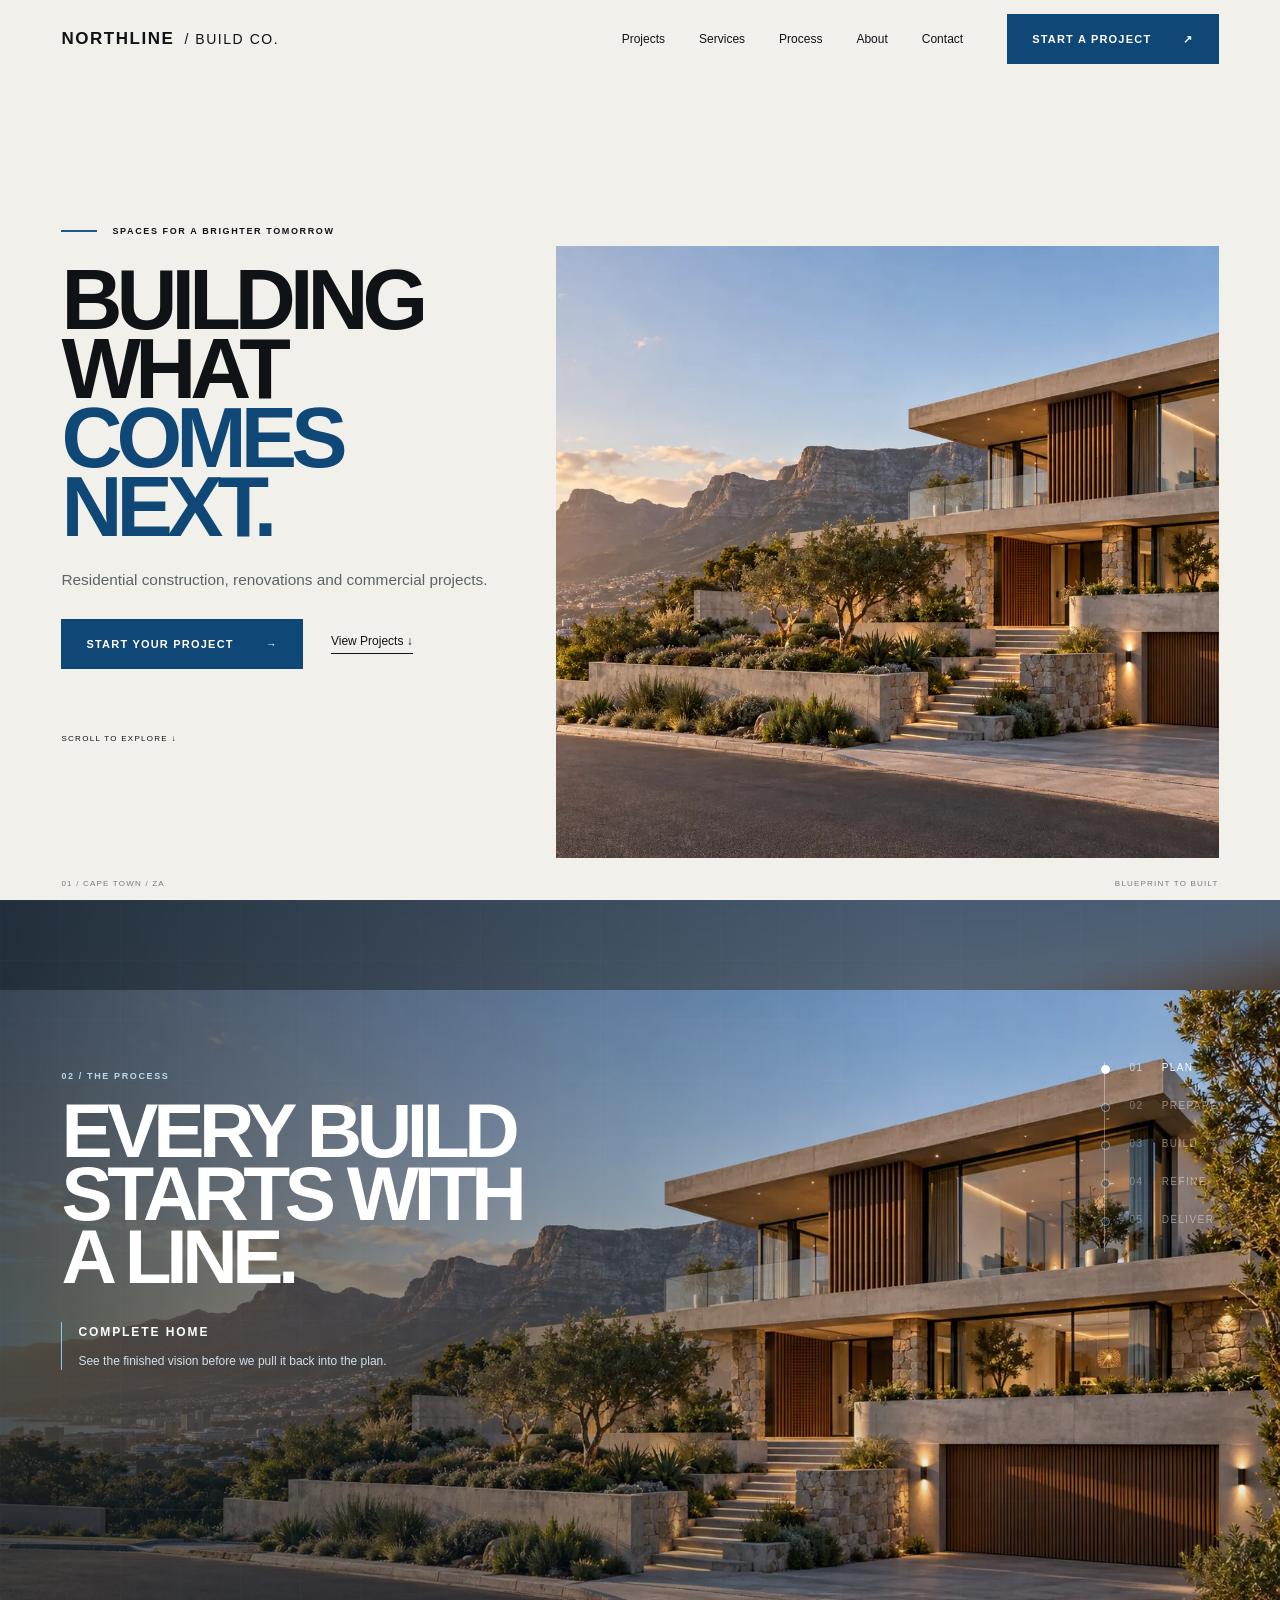
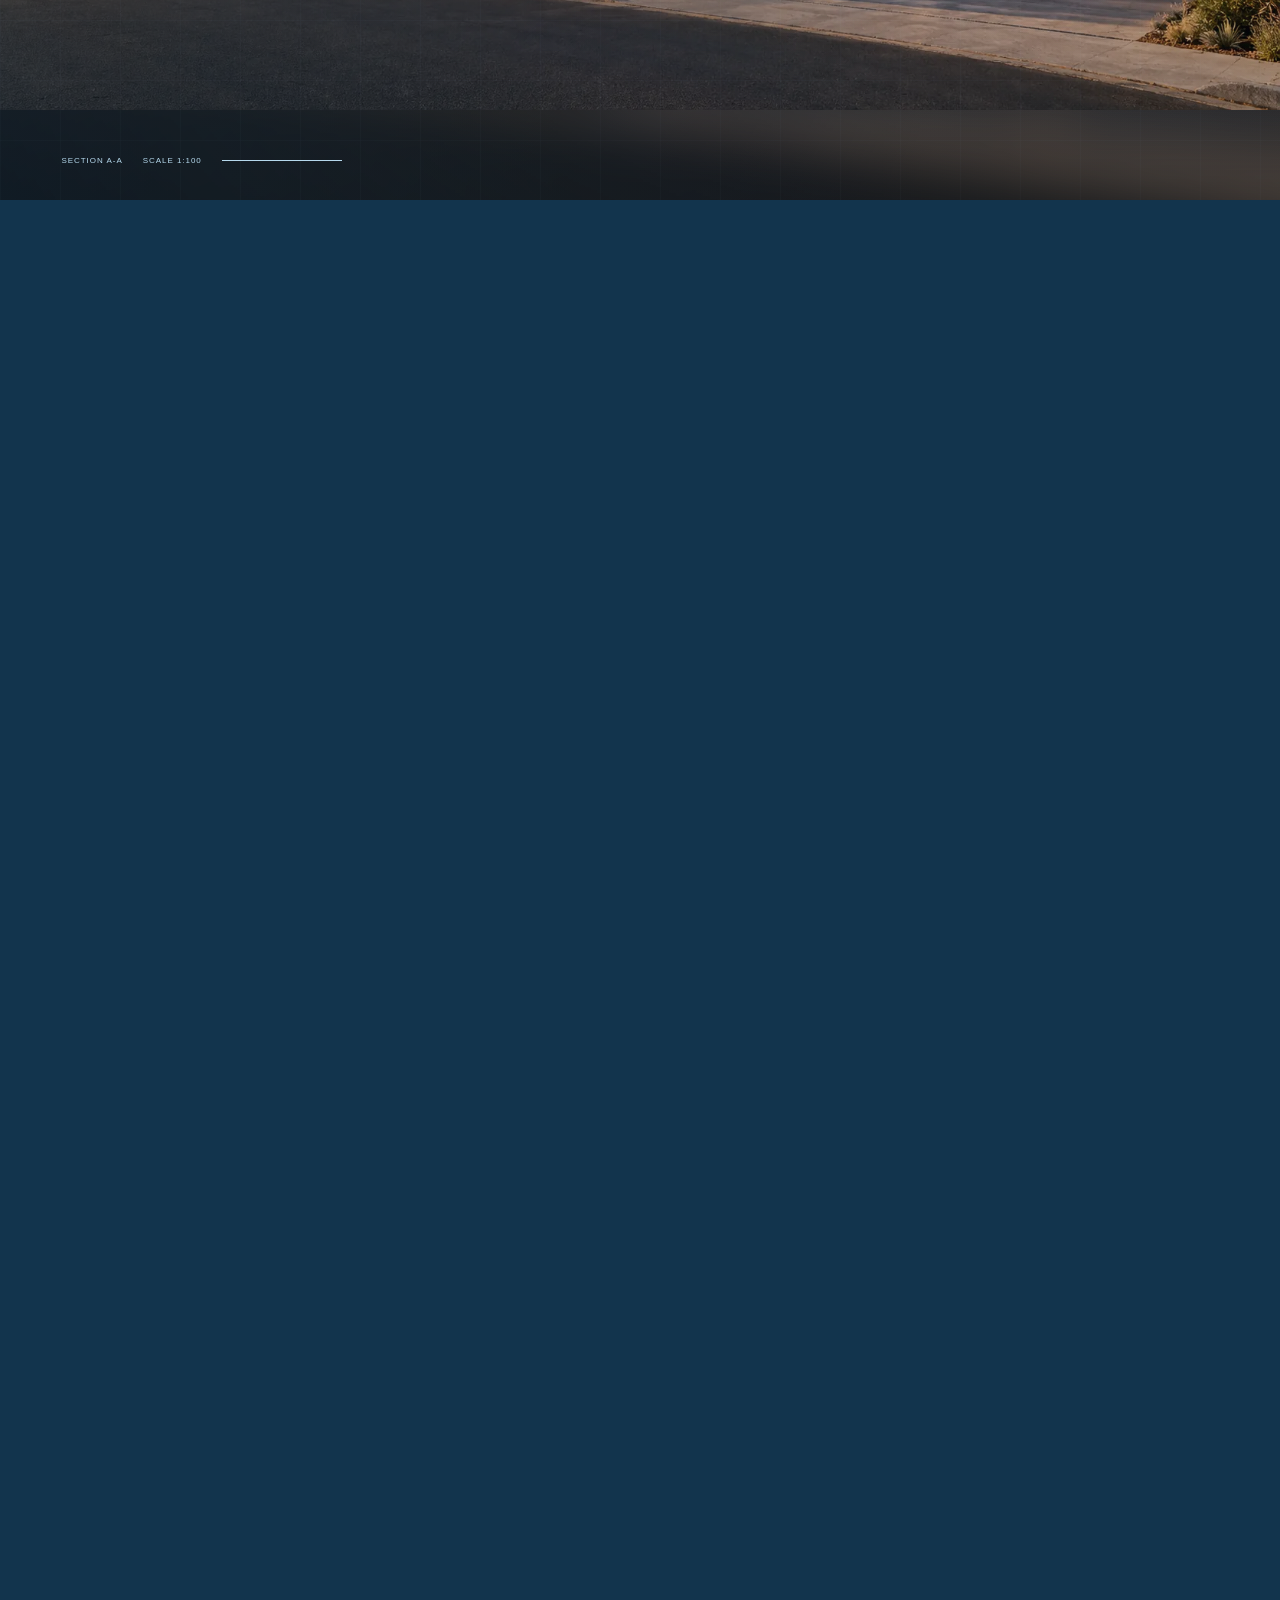
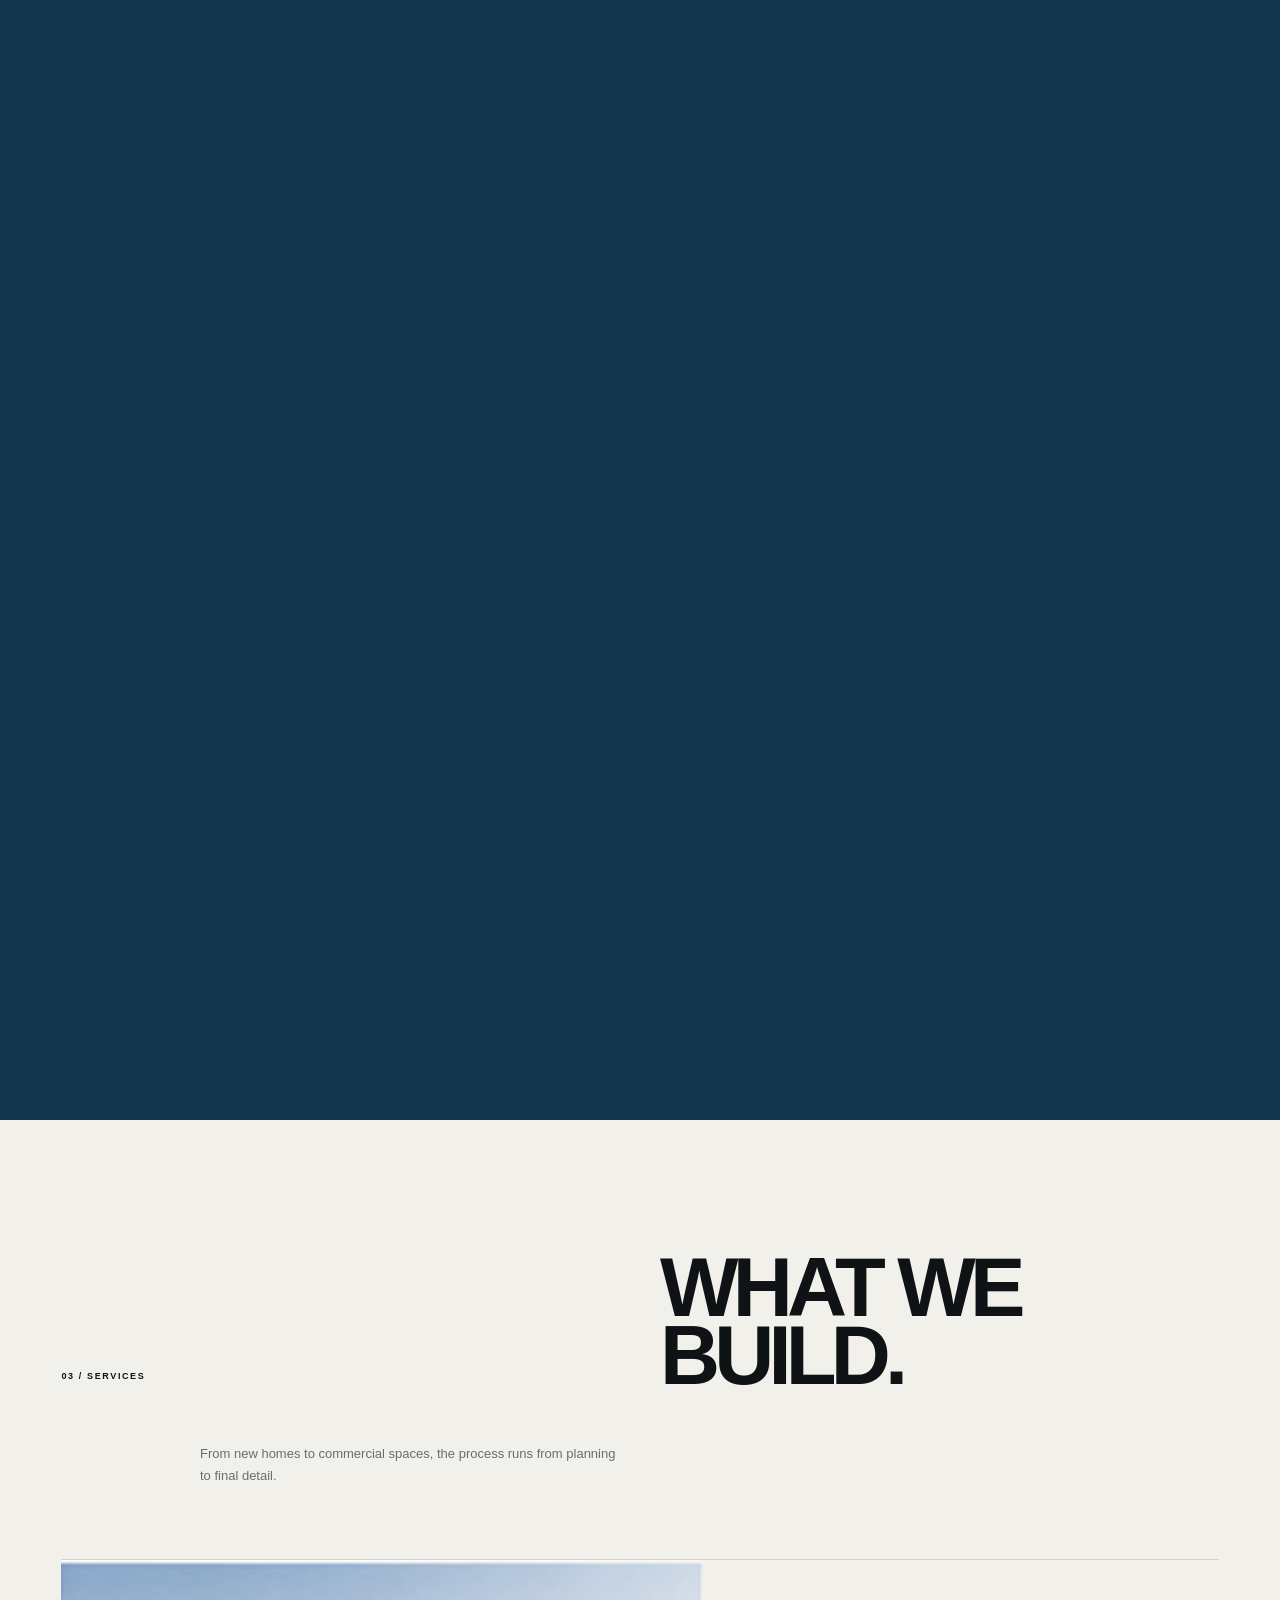
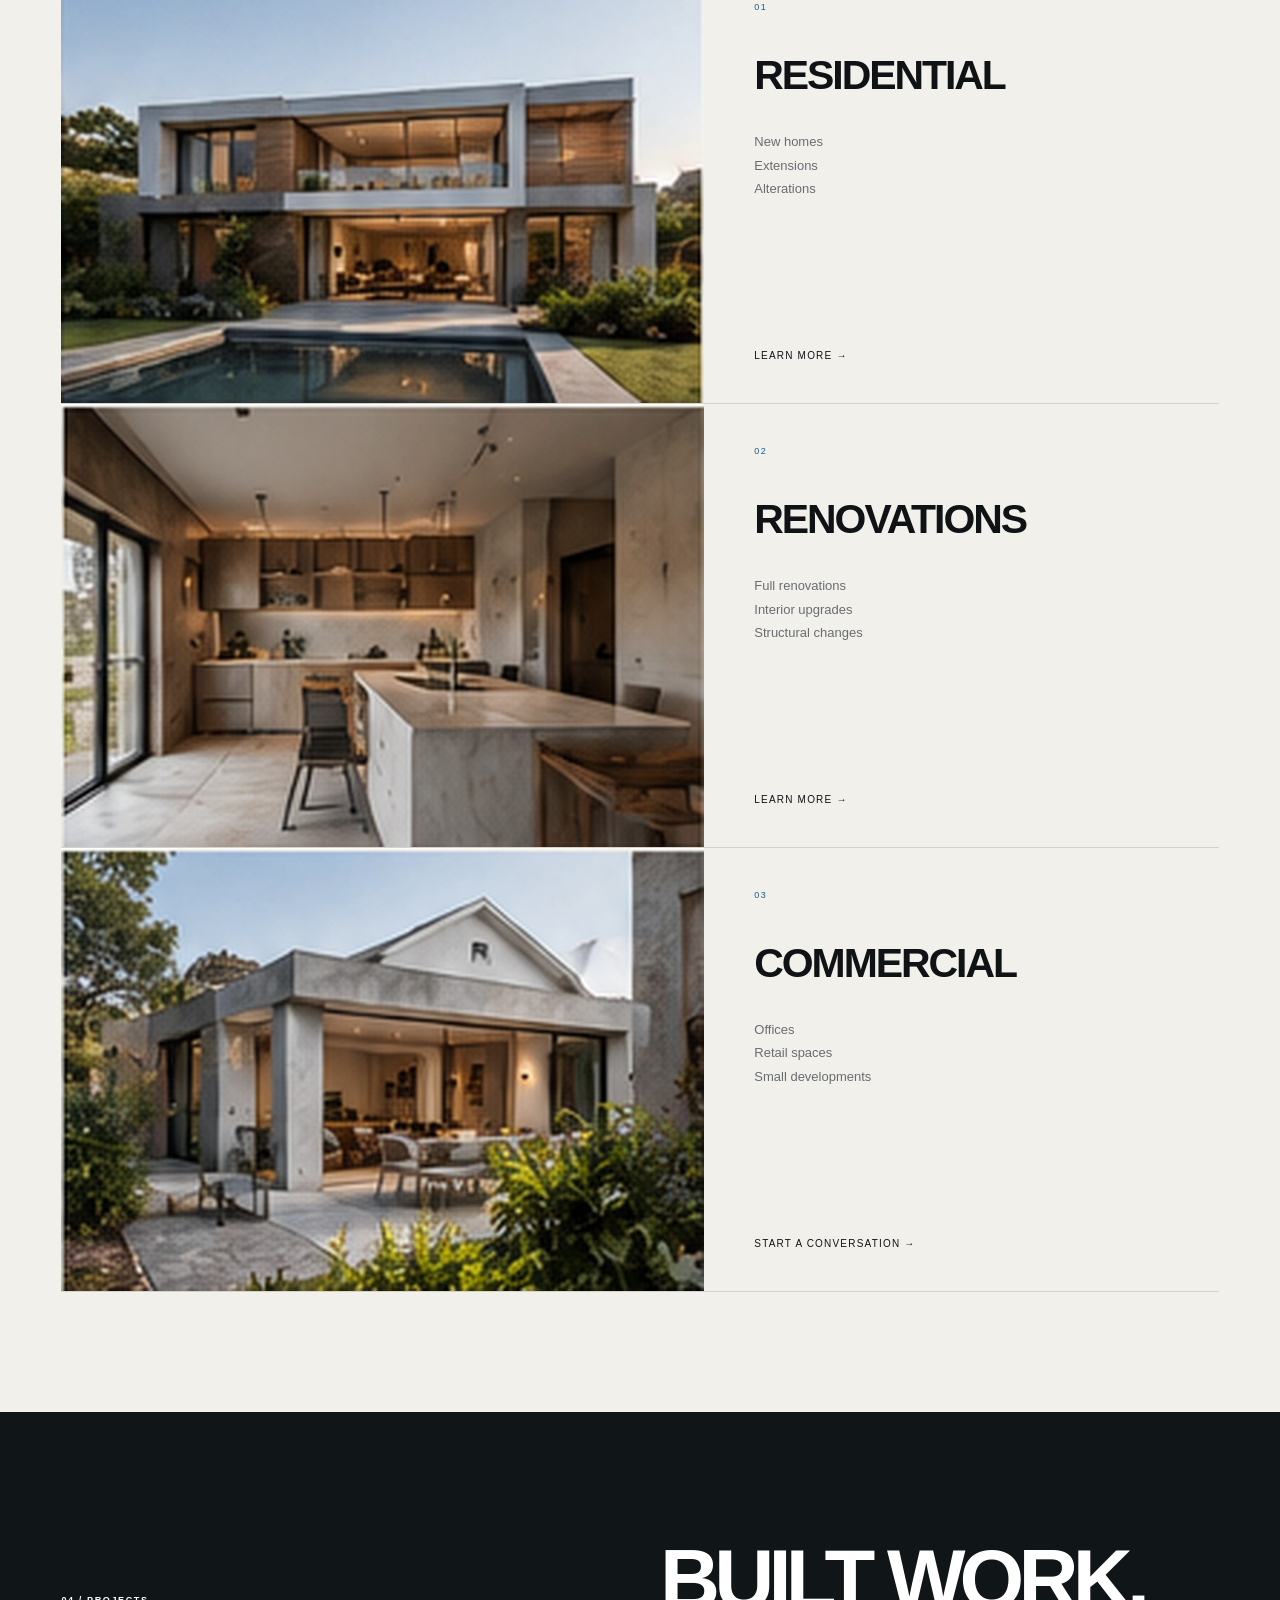
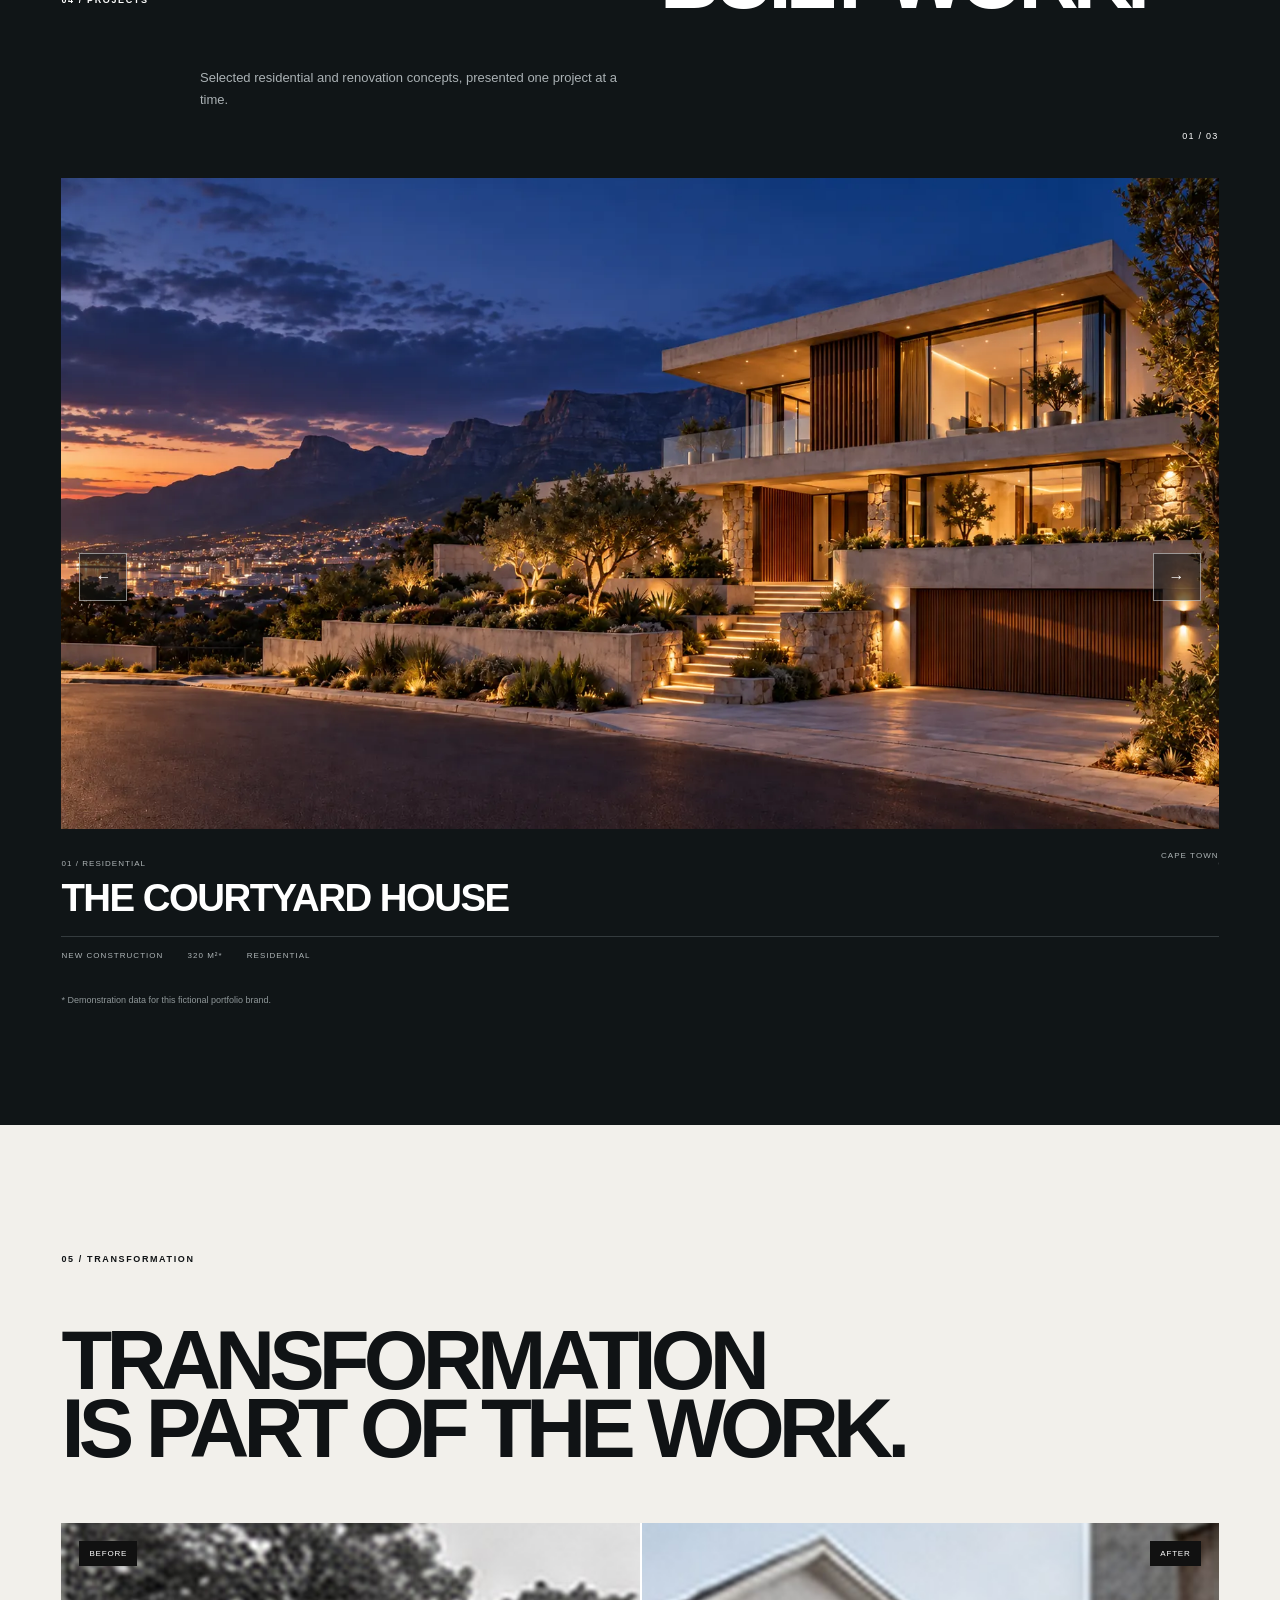
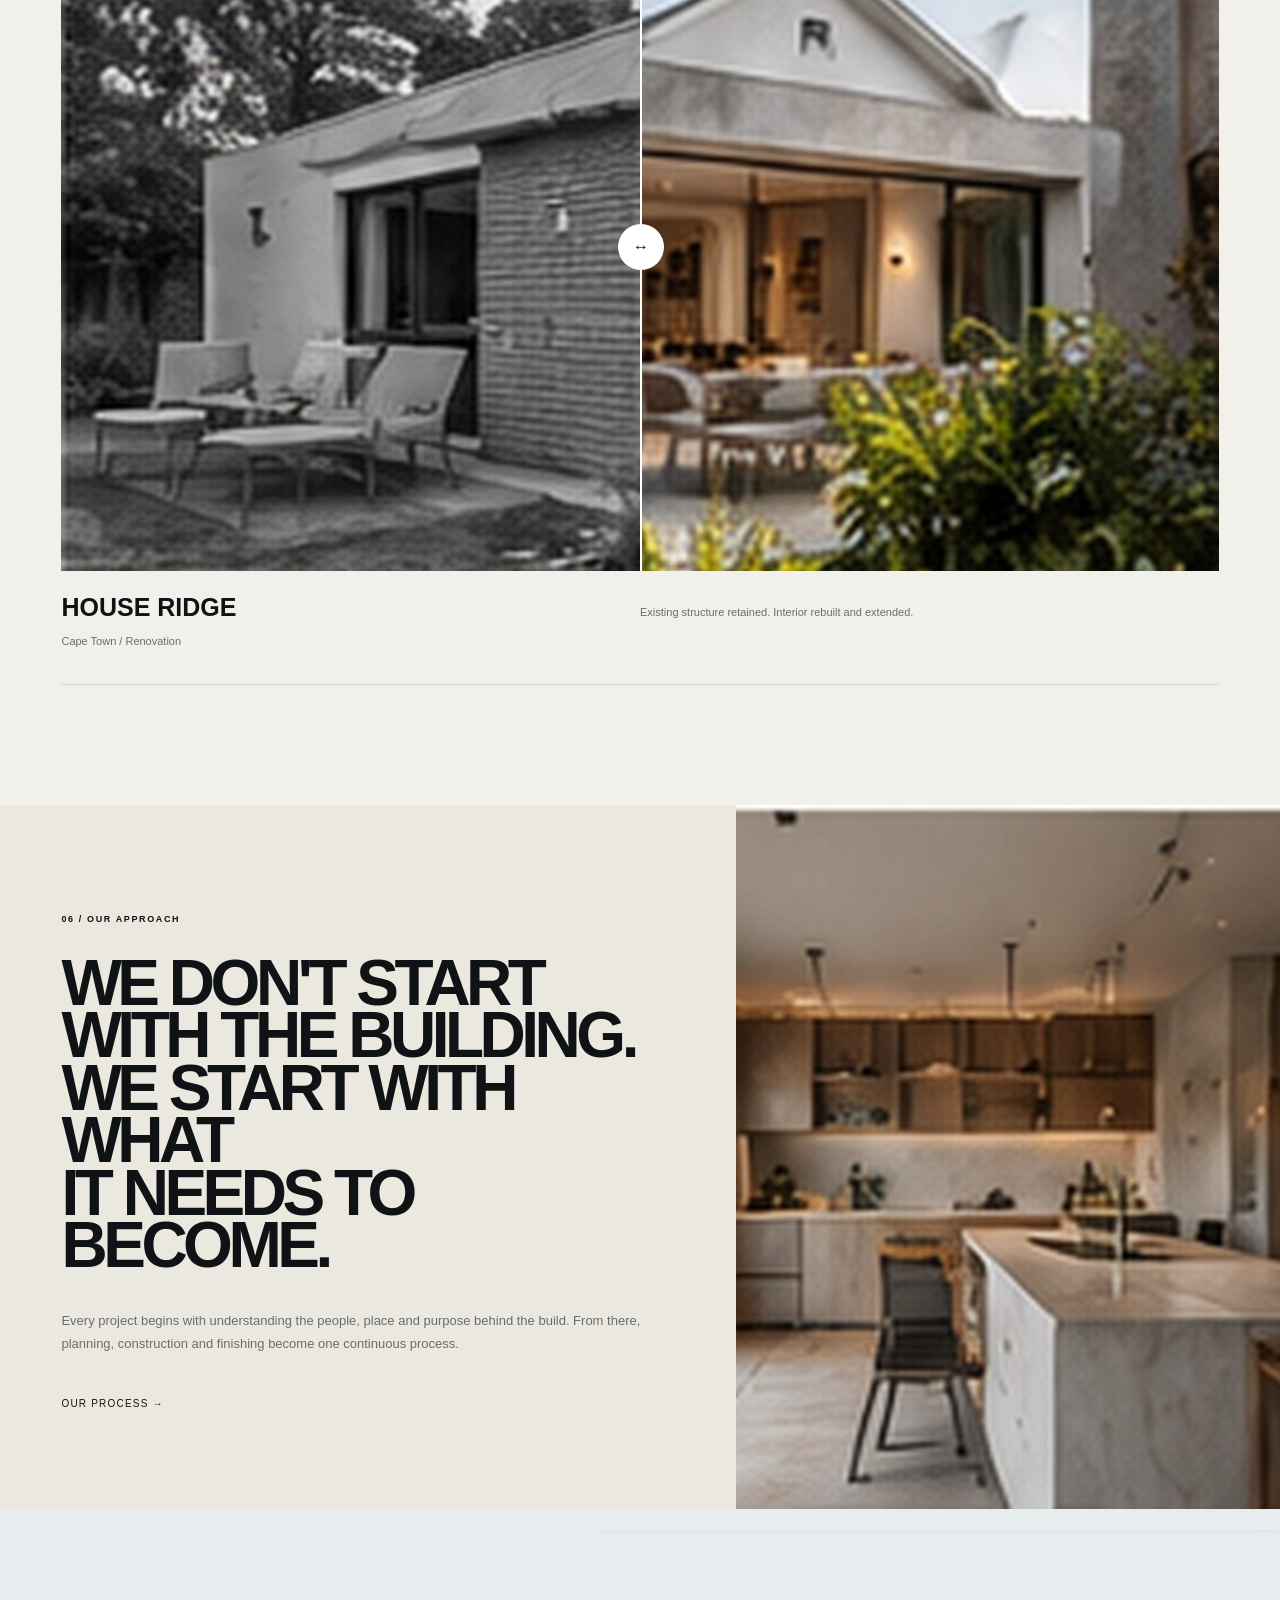
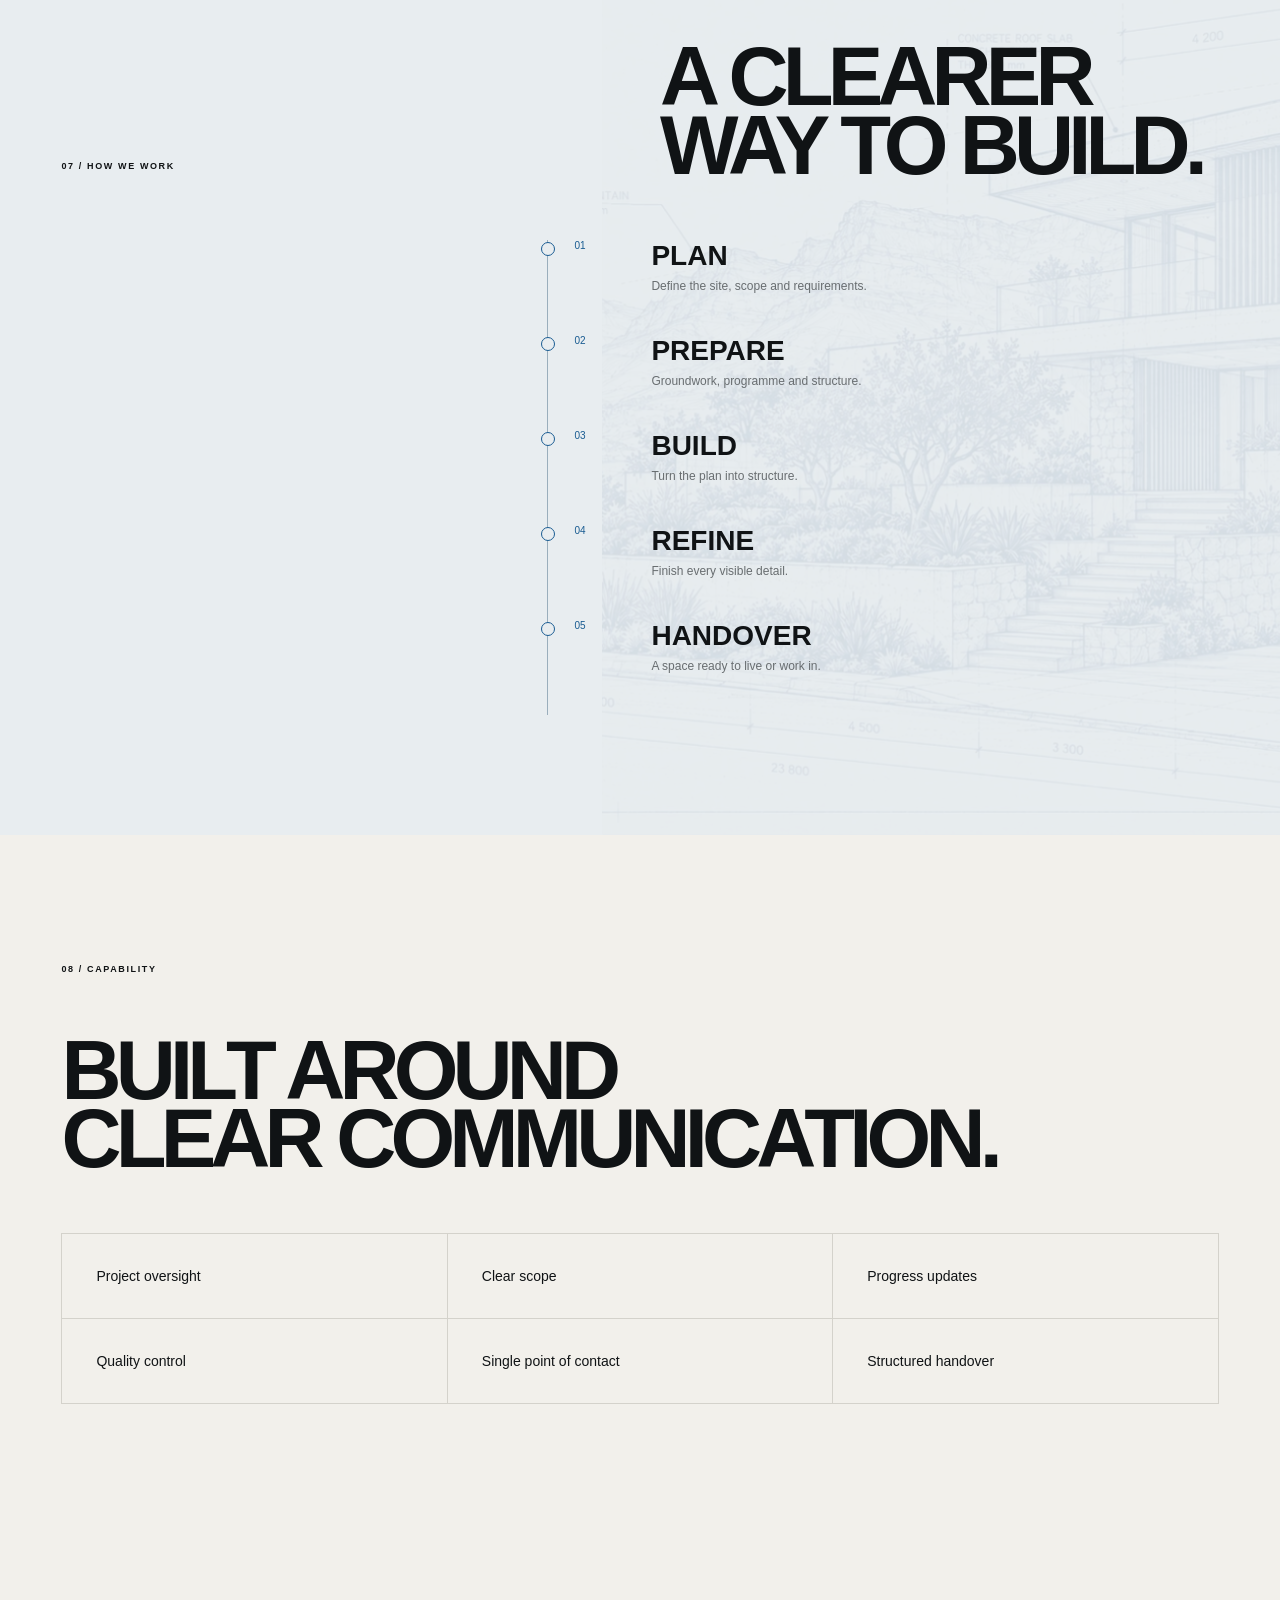
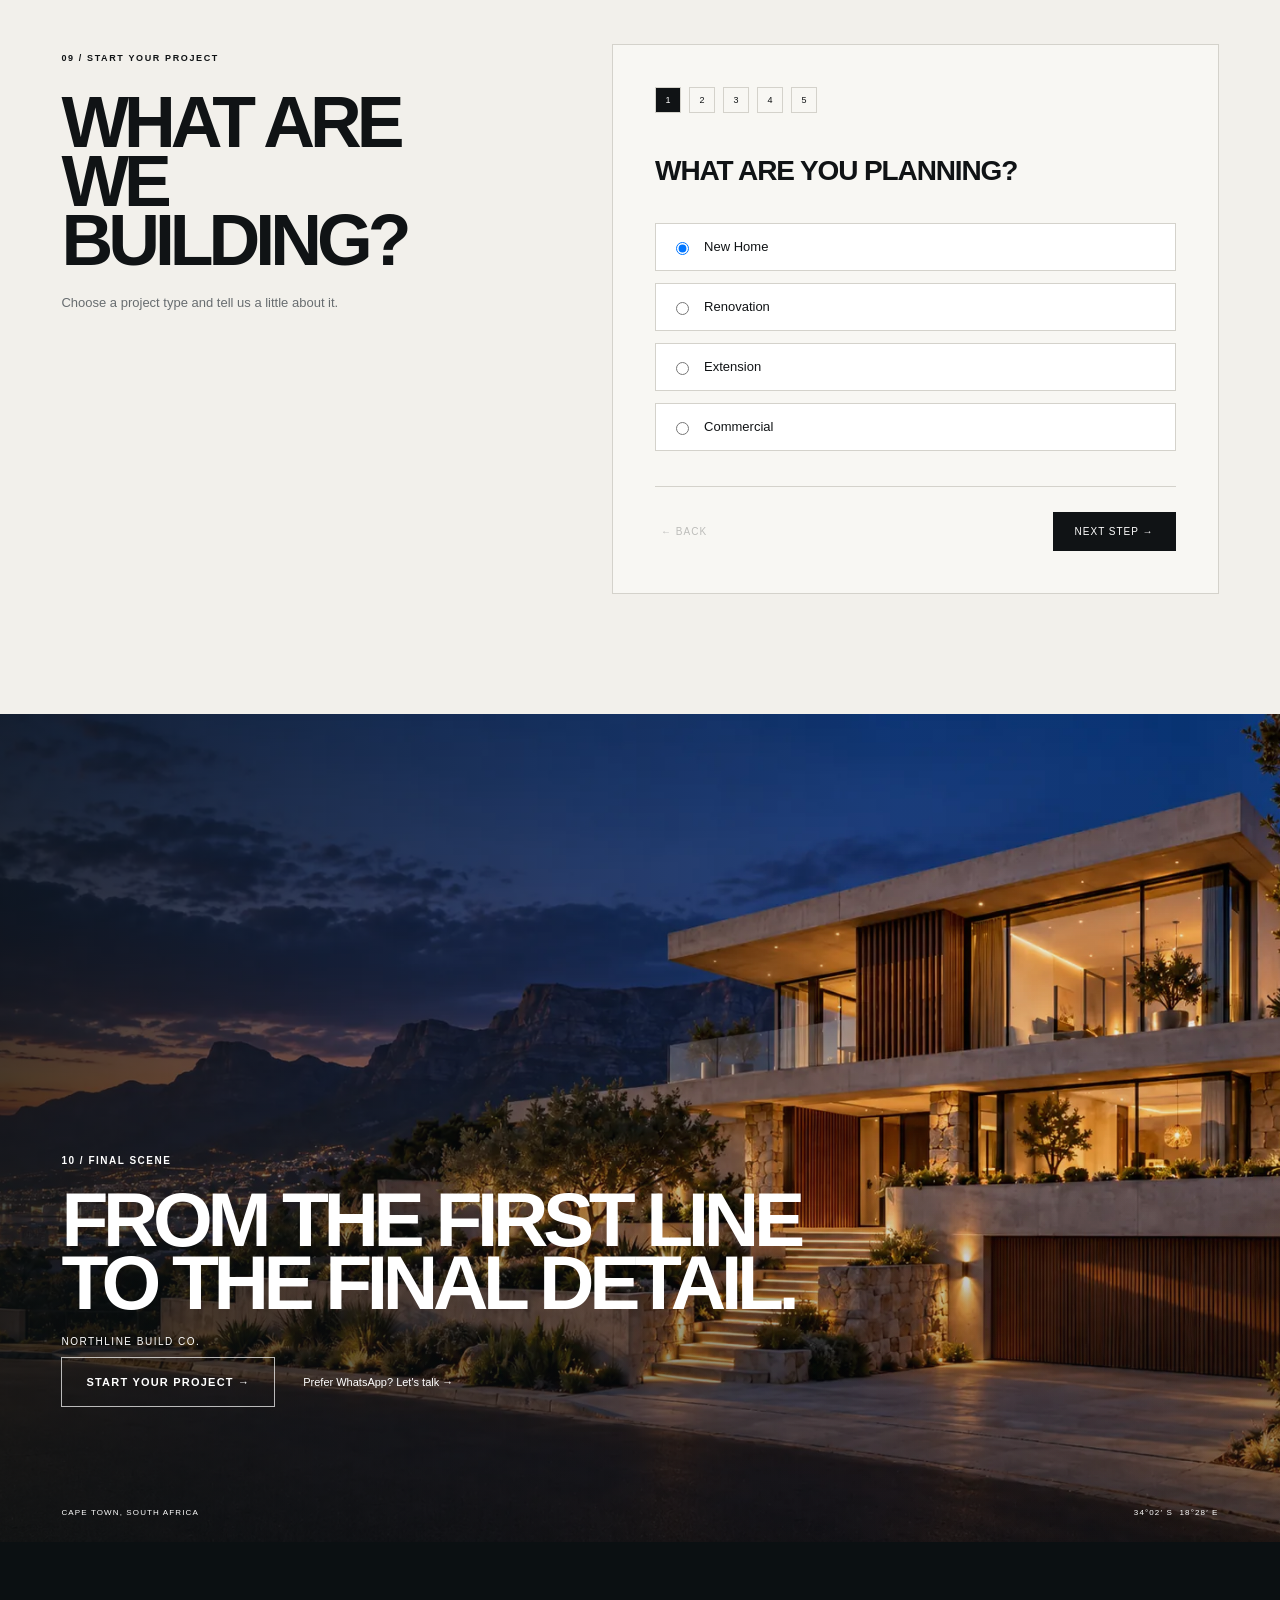
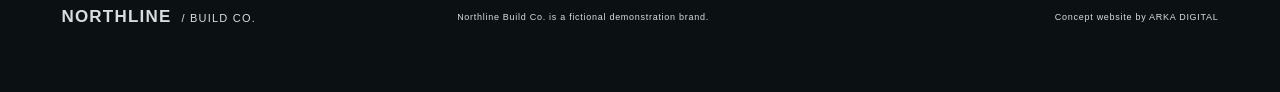
<file: index.html>
<!doctype html>
<html lang="en">
<head>
  <meta charset="utf-8">
  <meta name="viewport" content="width=device-width, initial-scale=1, viewport-fit=cover">
  <meta name="description" content="Northline Build Co. — fictional premium Cape Town construction demo by ARKA Digital.">
  <meta name="robots" content="noindex,nofollow">
  <meta name="theme-color" content="#f2f0eb">
  <title>Northline Build Co. | Building What Comes Next</title><link rel="icon" href="favicon.svg" type="image/svg+xml">
  <link rel="preload" as="image" href="assets/sequence/desktop/01-complete-daylight.webp" media="(min-width: 701px)">
  <link rel="preload" as="image" href="assets/sequence/mobile/01-complete-daylight.webp" media="(max-width: 700px)">
  <link rel="stylesheet" href="v2-responsive.css?v=4">
</head>
<body>
  <a class="skip" href="#main">Skip to content</a>

  <header class="topbar" data-header>
    <a class="wordmark" href="#top" aria-label="Northline Build Co. home"><strong>NORTHLINE</strong><span>/ BUILD CO.</span></a>
    <nav class="desktop-nav" aria-label="Primary navigation">
      <a href="#projects">Projects</a><a href="#services">Services</a><a href="#process">Process</a><a href="about.html">About</a><a href="#quote">Contact</a>
    </nav>
    <a class="top-cta" href="#quote">START A PROJECT <span>↗</span></a>
    <button class="menu-btn" type="button" aria-expanded="false" aria-controls="mobile-menu" data-menu-button><span></span><span></span><span></span><b class="sr-only">Open menu</b></button>
  </header>

  <div class="mobile-menu" id="mobile-menu" aria-hidden="true" data-mobile-menu>
    <div class="mobile-menu-inner">
      <p class="menu-kicker">NORTHLINE<br><small>BUILD CO.</small></p>
      <nav>
        <a href="#projects"><span>01</span> Projects</a>
        <a href="#services"><span>02</span> Services</a>
        <a href="#process"><span>03</span> Process</a>
        <a href="about.html"><span>04</span> About</a>
        <a href="#quote"><span>05</span> Contact</a>
      </nav>
      <a class="button button-outline" href="#quote">START A PROJECT →</a>
      <div class="menu-meta"><button type="button" data-demo-whatsapp>WhatsApp</button><span>Cape Town, South Africa</span></div>
    </div>
  </div>

  <main id="main">
    <section class="hero" id="top">
      <div class="hero-copy">
        <p class="eyebrow"><i></i> SPACES FOR A BRIGHTER TOMORROW</p>
        <h1>BUILDING<br>WHAT<br><span>COMES NEXT.</span></h1>
        <p class="hero-intro">Residential construction, renovations and commercial projects.</p>
        <div class="hero-actions">
          <a class="button button-primary" href="#quote">START YOUR PROJECT <span>→</span></a>
          <a class="text-action" href="#projects">View Projects ↓</a>
        </div>
        <p class="scroll-cue">SCROLL TO EXPLORE <span>↓</span></p>
      </div>
      <picture class="hero-media">
        <source media="(max-width:700px)" srcset="assets/sequence/mobile/01-complete-daylight.webp">
        <img src="assets/sequence/desktop/01-complete-daylight.webp" alt="Modern hillside residence overlooking Cape Town at golden hour" width="1672" height="941" fetchpriority="high">
      </picture>
      <div class="hero-meta"><span>01 / CAPE TOWN / ZA</span><span>BLUEPRINT TO BUILT</span></div>
    </section>

    <section class="build-story" data-build-story aria-labelledby="build-title">
      <div class="build-sticky">
        <div class="build-frames" aria-hidden="true" data-build-frames>
          <img class="build-frame is-active" data-stage="0" src="assets/sequence/desktop/01-complete-daylight.webp" data-desktop="assets/sequence/desktop/01-complete-daylight.webp" data-mobile="assets/sequence/mobile/01-complete-daylight.webp" alt="">
          <img class="build-frame" data-stage="1" data-desktop="assets/sequence/desktop/02-blueprint-overlay.webp" data-mobile="assets/sequence/mobile/02-blueprint-overlay.webp" alt="">
          <img class="build-frame" data-stage="2" data-desktop="assets/sequence/desktop/03-blueprint.webp" data-mobile="assets/sequence/mobile/03-blueprint.webp" alt="">
          <img class="build-frame" data-stage="3" data-desktop="assets/sequence/desktop/04-site.webp" data-mobile="assets/sequence/mobile/04-site.webp" alt="">
          <img class="build-frame" data-stage="4" data-desktop="assets/sequence/desktop/05-foundation.webp" data-mobile="assets/sequence/mobile/05-foundation.webp" alt="">
          <img class="build-frame" data-stage="5" data-desktop="assets/sequence/desktop/06-structure.webp" data-mobile="assets/sequence/mobile/06-structure.webp" alt="">
          <img class="build-frame" data-stage="6" data-desktop="assets/sequence/desktop/07-enclosed.webp" data-mobile="assets/sequence/mobile/07-enclosed.webp" alt="">
          <img class="build-frame" data-stage="7" data-desktop="assets/sequence/desktop/08-finishes.webp" data-mobile="assets/sequence/mobile/08-finishes.webp" alt="">
          <img class="build-frame" data-stage="8" data-desktop="assets/sequence/desktop/09-landscaping.webp" data-mobile="assets/sequence/mobile/09-landscaping.webp" alt="">
          <img class="build-frame" data-stage="9" data-desktop="assets/sequence/desktop/10-complete-dusk.webp" data-mobile="assets/sequence/mobile/10-complete-dusk.webp" alt="">
        </div>
        <div class="build-shade"></div>
        <div class="blueprint-grid" aria-hidden="true"></div>
        <div class="build-copy">
          <p class="section-no">02 / THE PROCESS</p>
          <h2 id="build-title">EVERY BUILD<br>STARTS WITH<br>A LINE.</h2>
          <div class="stage-copy" aria-live="polite"><strong data-stage-title>PLAN</strong><p data-stage-desc>Define the site, scope and requirements.</p></div>
        </div>
        <ol class="build-steps" aria-label="Build stages">
          <li class="is-active"><span>01</span> PLAN</li><li><span>02</span> PREPARE</li><li><span>03</span> BUILD</li><li><span>04</span> REFINE</li><li><span>05</span> DELIVER</li>
        </ol>
        <div class="build-measure"><span>SECTION A-A</span><span>SCALE 1:100</span><i></i></div>
      </div>
    </section>

    <section class="section services" id="services">
      <div class="section-head"><p class="section-no">03 / SERVICES</p><h2>WHAT WE BUILD.</h2><p>From new homes to commercial spaces, the process runs from planning to final detail.</p></div>
      <div class="service-list">
        <article class="service-row"><div class="service-media"><img src="assets/service-new-build.jpg" alt="Modern new home" loading="lazy"></div><div class="service-copy"><span>01</span><h3>RESIDENTIAL</h3><p>New homes<br>Extensions<br>Alterations</p><a href="new-builds.html">Learn more →</a></div></article>
        <article class="service-row"><div class="service-media"><img src="assets/service-renovation.jpg" alt="Renovated contemporary interior" loading="lazy"></div><div class="service-copy"><span>02</span><h3>RENOVATIONS</h3><p>Full renovations<br>Interior upgrades<br>Structural changes</p><a href="renovations.html">Learn more →</a></div></article>
        <article class="service-row"><div class="service-media"><img src="assets/service-extension.jpg" alt="Contemporary extension" loading="lazy"></div><div class="service-copy"><span>03</span><h3>COMMERCIAL</h3><p>Offices<br>Retail spaces<br>Small developments</p><a href="#quote">Start a conversation →</a></div></article>
      </div>
    </section>

    <section class="projects" id="projects">
      <div class="section-head dark-head"><p class="section-no">04 / PROJECTS</p><h2>BUILT WORK.</h2><p>Selected residential and renovation concepts, presented one project at a time.</p></div>
      <div class="project-shell" data-projects>
        <button class="project-arrow prev" type="button" aria-label="Previous project">←</button>
        <div class="project-track" data-project-track>
          <article class="project-card">
            <img src="assets/sequence/desktop/10-complete-dusk.webp" alt="The Courtyard House at dusk" loading="lazy">
            <div class="project-info"><div><p>01 / RESIDENTIAL</p><h3>THE COURTYARD HOUSE</h3></div><span>CAPE TOWN</span></div>
            <div class="project-meta"><span>New construction</span><span>320 m²*</span><span>Residential</span></div>
          </article>
          <article class="project-card">
            <img src="assets/service-extension.jpg" alt="House Ridge extension" loading="lazy">
            <div class="project-info"><div><p>02 / RENOVATION</p><h3>HOUSE RIDGE</h3></div><span>CAPE TOWN</span></div>
            <div class="project-meta"><span>Renovation</span><span>Demo project*</span><span>Residential</span></div>
          </article>
          <article class="project-card">
            <img src="assets/service-new-build.jpg" alt="Northline Workspace" loading="lazy">
            <div class="project-info"><div><p>03 / RESIDENTIAL</p><h3>GARDEN HOUSE</h3></div><span>CAPE TOWN</span></div>
            <div class="project-meta"><span>New build concept</span><span>Demo project*</span><span>Residential</span></div>
          </article>
        </div>
        <button class="project-arrow next" type="button" aria-label="Next project">→</button>
        <div class="project-count"><span data-project-count>01</span> / 03</div>
      </div>
      <p class="demo-note">* Demonstration data for this fictional portfolio brand.</p>
    </section>

    <section class="section transformation">
      <div class="section-head"><p class="section-no">05 / TRANSFORMATION</p><h2>TRANSFORMATION<br>IS PART OF THE WORK.</h2></div>
      <div class="compare" data-comparison>
        <img class="compare-after" src="assets/service-extension.jpg" alt="Renovated modern home" loading="lazy">
        <div class="compare-before" data-before><img src="assets/constantia-before.jpg" alt="Home before renovation" loading="lazy"></div>
        <span class="compare-tag before">BEFORE</span><span class="compare-tag after">AFTER</span>
        <button class="compare-handle" type="button" aria-label="Drag to compare before and after" data-compare-handle><span>↔</span></button>
        <input class="compare-range" type="range" min="0" max="100" value="50" aria-label="Before and after comparison" data-compare-range>
      </div>
      <div class="transform-meta"><div><h3>HOUSE RIDGE</h3><p>Cape Town / Renovation</p></div><p>Existing structure retained. Interior rebuilt and extended.</p></div>
    </section>

    <section class="philosophy">
      <div class="philosophy-copy"><p class="section-no">06 / OUR APPROACH</p><h2>WE DON'T START<br>WITH THE BUILDING.<br>WE START WITH WHAT<br>IT NEEDS TO BECOME.</h2><p>Every project begins with understanding the people, place and purpose behind the build. From there, planning, construction and finishing become one continuous process.</p><a href="#process">OUR PROCESS →</a></div>
      <img src="assets/service-renovation.jpg" alt="Architectural interior detail" loading="lazy">
    </section>

    <section class="process section" id="process">
      <div class="process-blueprint" aria-hidden="true"></div>
      <div class="section-head"><p class="section-no">07 / HOW WE WORK</p><h2>A CLEARER<br>WAY TO BUILD.</h2></div>
      <ol class="process-list">
        <li><span>01</span><div><h3>PLAN</h3><p>Define the site, scope and requirements.</p></div></li>
        <li><span>02</span><div><h3>PREPARE</h3><p>Groundwork, programme and structure.</p></div></li>
        <li><span>03</span><div><h3>BUILD</h3><p>Turn the plan into structure.</p></div></li>
        <li><span>04</span><div><h3>REFINE</h3><p>Finish every visible detail.</p></div></li>
        <li><span>05</span><div><h3>HANDOVER</h3><p>A space ready to live or work in.</p></div></li>
      </ol>
    </section>

    <section class="capability section">
      <div class="section-head"><p class="section-no">08 / CAPABILITY</p><h2>BUILT AROUND<br>CLEAR COMMUNICATION.</h2></div>
      <div class="capability-grid"><span>Project oversight</span><span>Clear scope</span><span>Progress updates</span><span>Quality control</span><span>Single point of contact</span><span>Structured handover</span></div>
    </section>

    <section class="quote" id="quote">
      <div class="quote-head"><p class="section-no">09 / START YOUR PROJECT</p><h2>WHAT ARE WE<br>BUILDING?</h2><p>Choose a project type and tell us a little about it.</p></div>
      <form name="northline-enquiry" method="POST" action="thanks.html" data-netlify="true" netlify-honeypot="bot-field" class="quote-form" data-quote-form>
        <input type="hidden" name="form-name" value="northline-enquiry">
        <p hidden><label>Do not fill this out: <input name="bot-field"></label></p>
        <div class="quote-progress" aria-label="Form progress"><i class="is-active">1</i><i>2</i><i>3</i><i>4</i><i>5</i></div>
        <div class="quote-step is-active" data-quote-step="0"><h3>WHAT ARE YOU PLANNING?</h3><label><input type="radio" name="project_type" value="New Home" checked> <span>New Home</span></label><label><input type="radio" name="project_type" value="Renovation"> <span>Renovation</span></label><label><input type="radio" name="project_type" value="Extension"> <span>Extension</span></label><label><input type="radio" name="project_type" value="Commercial"> <span>Commercial</span></label></div>
        <div class="quote-step" data-quote-step="1"><h3>WHERE IS THE PROJECT?</h3><label class="field"><span>Location / suburb</span><input name="location" autocomplete="street-address" placeholder="e.g. Cape Town"></label></div>
        <div class="quote-step" data-quote-step="2"><h3>WHEN WOULD YOU LIKE TO START?</h3><label><input type="radio" name="timing" value="ASAP" checked> <span>ASAP</span></label><label><input type="radio" name="timing" value="1-3 months"> <span>1–3 months</span></label><label><input type="radio" name="timing" value="3-6 months"> <span>3–6 months</span></label><label><input type="radio" name="timing" value="6+ months"> <span>6+ months</span></label><label><input type="radio" name="timing" value="Researching"> <span>Just researching</span></label></div>
        <div class="quote-step" data-quote-step="3"><h3>TELL US A LITTLE ABOUT IT</h3><label class="field"><span>Project description</span><textarea name="message" rows="6" placeholder="What are you hoping to build or change?"></textarea></label></div>
        <div class="quote-step" data-quote-step="4"><h3>YOUR DETAILS</h3><label class="field"><span>Name</span><input name="name" autocomplete="name" required></label><label class="field"><span>Phone / WhatsApp</span><input name="phone" autocomplete="tel" required></label><label class="field"><span>Email</span><input type="email" name="email" autocomplete="email" required></label><p class="form-disclaimer">Demo form for the fictional Northline portfolio website.</p></div>
        <div class="quote-nav"><button type="button" class="back" data-quote-back disabled>← BACK</button><button type="button" class="next" data-quote-next>NEXT STEP →</button><button type="submit" class="submit" data-quote-submit hidden>REQUEST A QUOTE →</button></div>
      </form>
    </section>

    <section class="final-cta">
      <picture><source media="(max-width:700px)" srcset="assets/sequence/mobile/10-complete-dusk.webp"><img src="assets/sequence/desktop/10-complete-dusk.webp" alt="Completed Northline home at dusk" loading="lazy"></picture>
      <div class="final-overlay"></div><div class="final-copy"><p class="section-no">10 / FINAL SCENE</p><h2>FROM THE FIRST LINE<br>TO THE FINAL DETAIL.</h2><p>NORTHLINE BUILD CO.</p><div><a class="button button-outline-light" href="#quote">START YOUR PROJECT →</a><button type="button" class="whatsapp-link" data-demo-whatsapp>Prefer WhatsApp? Let's talk →</button></div></div>
      <div class="final-meta"><span>CAPE TOWN, SOUTH AFRICA</span><span>34°02′ S&nbsp;&nbsp;18°28′ E</span></div>
    </section>
  </main>

  <footer class="footer"><a class="wordmark footer-brand" href="#top"><strong>NORTHLINE</strong><span>/ BUILD CO.</span></a><p>Northline Build Co. is a fictional demonstration brand.</p><p>Concept website by ARKA DIGITAL</p></footer>

  <div class="mobile-contact" data-mobile-contact><button type="button" data-demo-whatsapp>WhatsApp</button><a href="#quote">Get Quote</a></div>
  <div class="toast" role="status" aria-live="polite" data-toast>Demo website — connect the client's WhatsApp number here.</div>
  <script src="v2.js?v=4" defer></script>
</body>
</html>
</file>
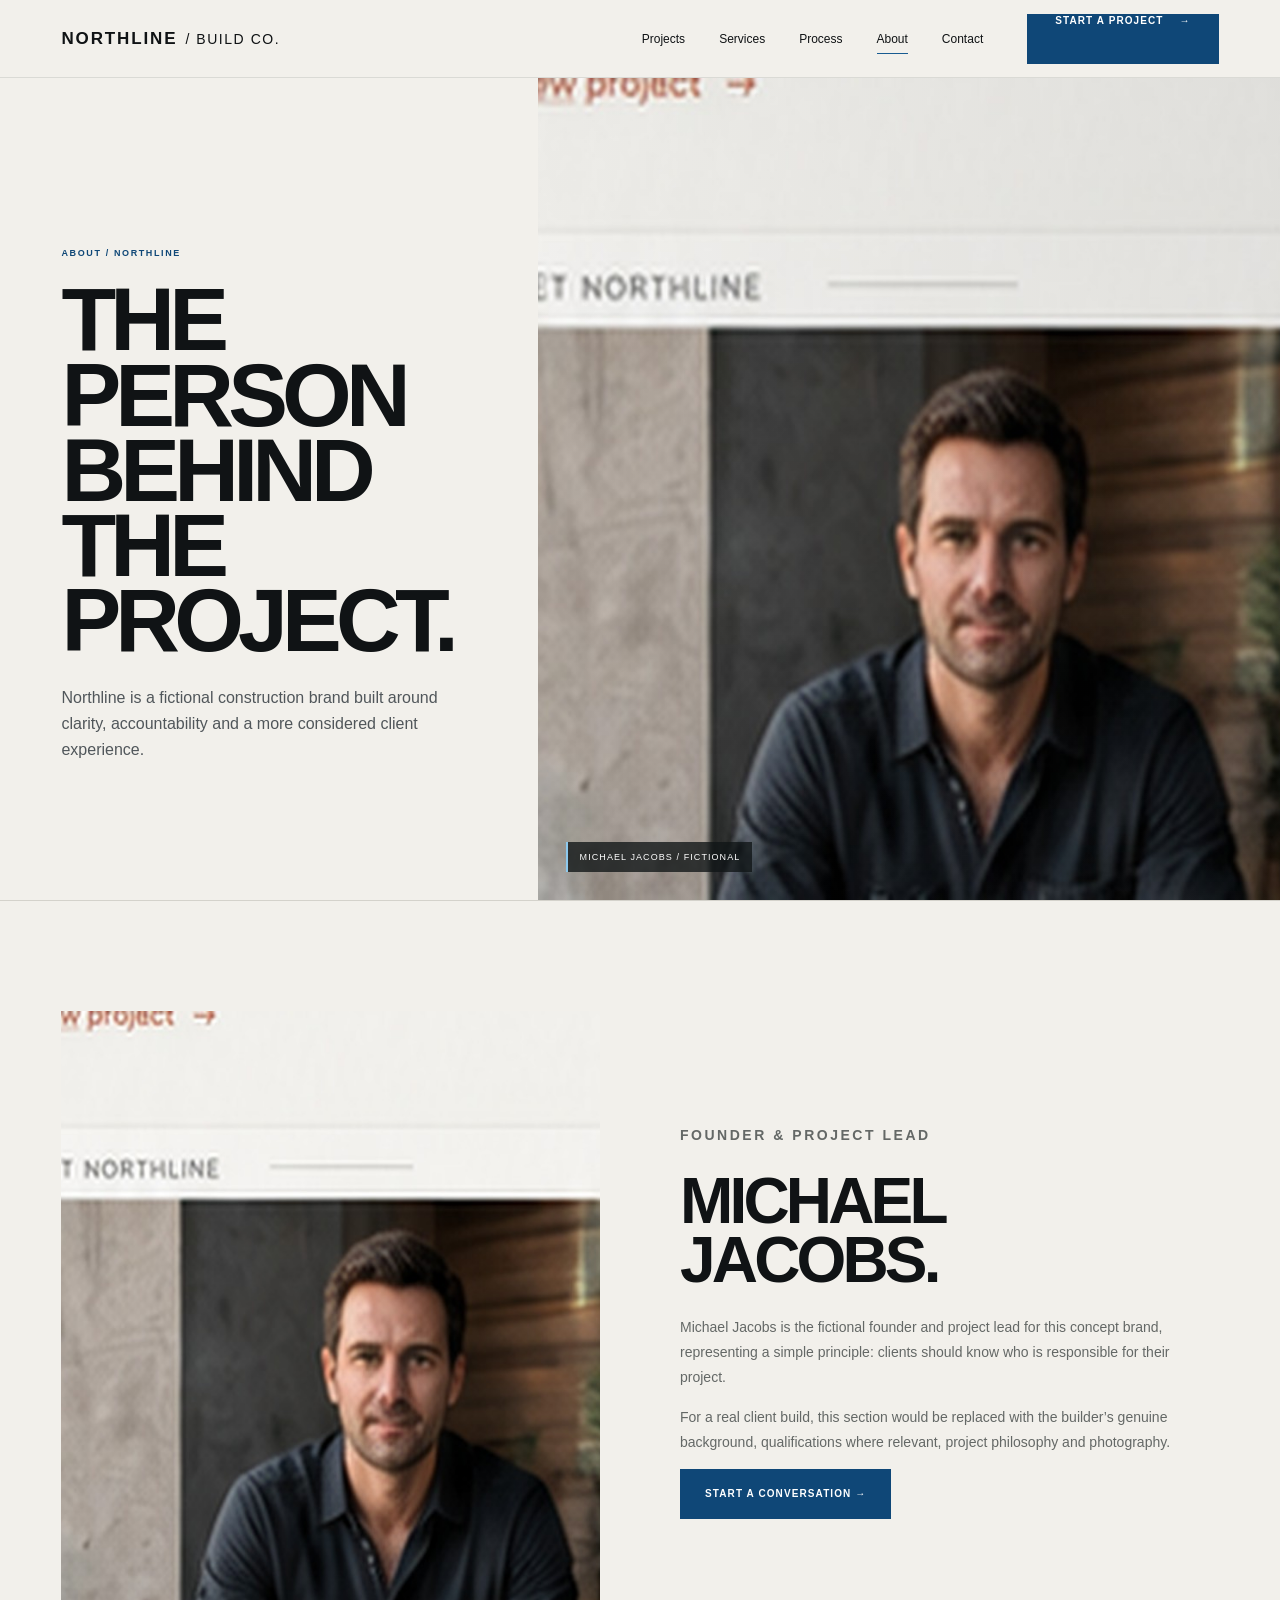
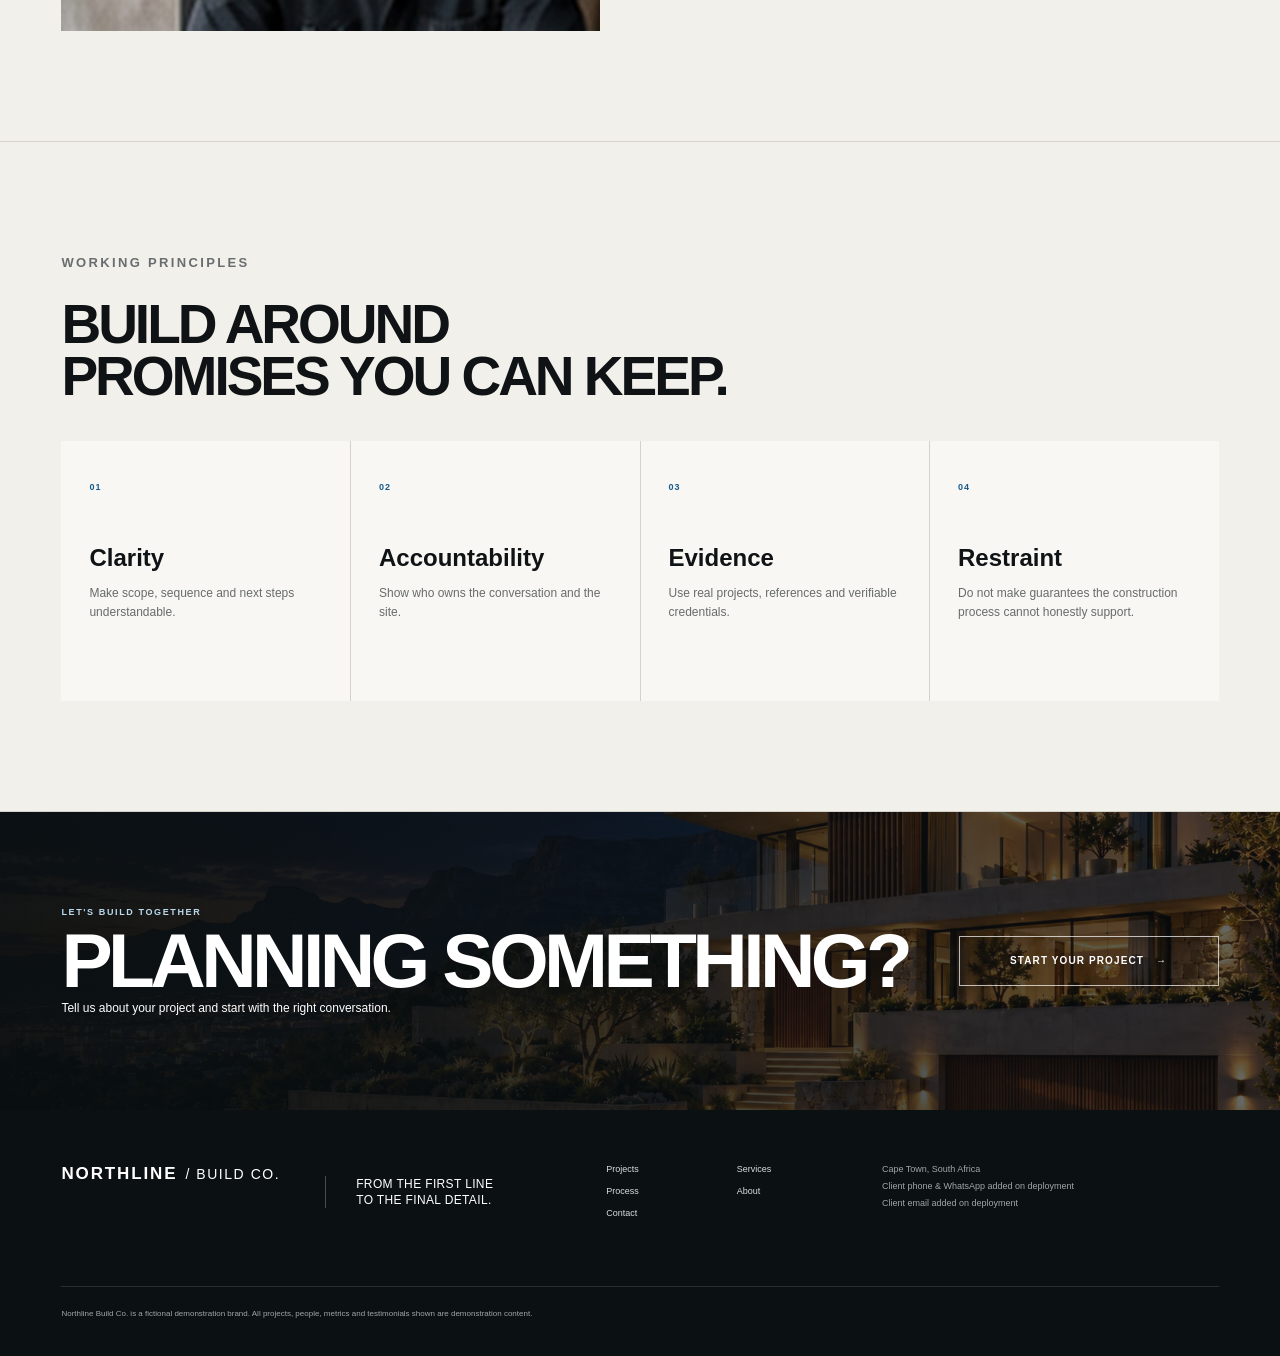
<file: about.html>
<!doctype html><html lang="en"><head><meta charset="utf-8"><meta name="viewport" content="width=device-width,initial-scale=1,viewport-fit=cover"><meta name="description" content="Meet the fictional founder behind the Northline Build Co. demonstration brand and the principles behind its residential construction positioning."><meta name="robots" content="noindex,nofollow"><meta name="theme-color" content="#f2f0eb"><meta property="og:type" content="website"><meta property="og:title" content="About | Northline Build Co."><meta property="og:description" content="Meet the fictional founder behind the Northline Build Co. demonstration brand and the principles behind its residential construction positioning."><title>About | Northline Build Co.</title><link rel="icon" href="favicon.svg" type="image/svg+xml"><link rel="stylesheet" href="styles.css"><link rel="stylesheet" href="secondary-v2-responsive.css?v=3"><script type="application/ld+json">{"@context":"https://schema.org","@type":"HomeAndConstructionBusiness","name":"Northline Build Co.","description":"Fictional residential construction demonstration brand for Cape Town.","areaServed":"Cape Town, South Africa"}</script></head><body><a class="skip-link" href="#main">Skip to content</a><header class="site-header" id="top"><a class="brand " href="index.html" aria-label="Northline Build Co. home"><span class="brand-mark" aria-hidden="true"><i></i><i></i></span><span class="brand-copy"><strong>NORTHLINE</strong><small>BUILD CO.</small></span></a><nav class="desktop-nav" aria-label="Primary navigation"><a href="projects.html">Projects</a><a href="index.html#services">Services</a><a href="process.html">Process</a><a href="about.html" aria-current="page">About</a><a href="contact.html">Contact</a></nav><a class="header-cta" href="contact.html#project-enquiry">START A PROJECT <span>→</span></a><button class="menu-toggle" type="button" aria-expanded="false" aria-controls="mobile-nav" aria-label="Open menu"><span></span><span></span></button><nav class="mobile-nav" id="mobile-nav" aria-label="Mobile navigation"><a href="projects.html">Projects</a><a href="index.html#services">Services</a><a href="process.html">Process</a><a href="about.html" aria-current="page">About</a><a href="contact.html">Contact</a><a class="btn primary" href="contact.html#project-enquiry">Start a project →</a></nav></header><main id="main" class="page-main"><section class="page-hero"><div class="page-hero-copy"><p class="eyebrow">ABOUT / NORTHLINE</p><h1>THE PERSON<br>BEHIND THE PROJECT.</h1><p>Northline is a fictional construction brand built around clarity, accountability and a more considered client experience.</p></div><div class="page-hero-image" style="background-image:url('assets/founder-michael.jpg')"><span class="page-hero-meta">MICHAEL JACOBS / FICTIONAL</span></div></section><section class="page-section"><div class="about-story"><img src="assets/founder-michael.jpg" alt="Fictional founder Michael Jacobs" loading="lazy"><div><p class="eyebrow">FOUNDER & PROJECT LEAD</p><h2>MICHAEL<br>JACOBS.</h2><p>Michael Jacobs is the fictional founder and project lead for this concept brand, representing a simple principle: clients should know who is responsible for their project.</p><p>For a real client build, this section would be replaced with the builder’s genuine background, qualifications where relevant, project philosophy and photography.</p><a class="btn primary" href="contact.html#project-enquiry">START A CONVERSATION →</a></div></div></section><section class="page-section"><div class="section-heading"><p class="eyebrow">WORKING PRINCIPLES</p><h2>BUILD AROUND<br>PROMISES YOU CAN KEEP.</h2></div><div class="principles"><article><span>01</span><h3>Clarity</h3><p>Make scope, sequence and next steps understandable.</p></article><article><span>02</span><h3>Accountability</h3><p>Show who owns the conversation and the site.</p></article><article><span>03</span><h3>Evidence</h3><p>Use real projects, references and verifiable credentials.</p></article><article><span>04</span><h3>Restraint</h3><p>Do not make guarantees the construction process cannot honestly support.</p></article></div></section><section class="project-cta"><div><p class="eyebrow">LET'S BUILD TOGETHER</p><h2>PLANNING SOMETHING?</h2><p>Tell us about your project and start with the right conversation.</p></div><a class="btn primary light-cta" href="contact.html#project-enquiry">START YOUR PROJECT <span>→</span></a></section></main><footer class="site-footer"><div class="footer-brand"><a class="brand inverted" href="index.html" aria-label="Northline Build Co. home"><span class="brand-mark" aria-hidden="true"><i></i><i></i></span><span class="brand-copy"><strong>NORTHLINE</strong><small>BUILD CO.</small></span></a><p>FROM THE FIRST LINE<br>TO THE FINAL DETAIL.</p></div><nav aria-label="Footer"><a href="projects.html">Projects</a><a href="index.html#services">Services</a><a href="process.html">Process</a><a href="about.html">About</a><a href="contact.html">Contact</a></nav><div class="footer-contact"><p>Cape Town, South Africa</p><p>Client phone &amp; WhatsApp added on deployment</p><p>Client email added on deployment</p></div><p class="demo-note">Northline Build Co. is a fictional demonstration brand. All projects, people, metrics and testimonials shown are demonstration content.</p></footer><div class="mobile-action-bar" aria-label="Quick actions"><button class="demo-contact-action" type="button" data-channel="Call">CALL</button><button class="demo-contact-action" type="button" data-channel="WhatsApp">WHATSAPP</button><a href="contact.html#project-enquiry">START PROJECT</a></div><div class="demo-toast" role="status" aria-live="polite"></div><script src="app.js?v=3"></script><script src="responsive-fit.js?v=3"></script></body></html>
</file>
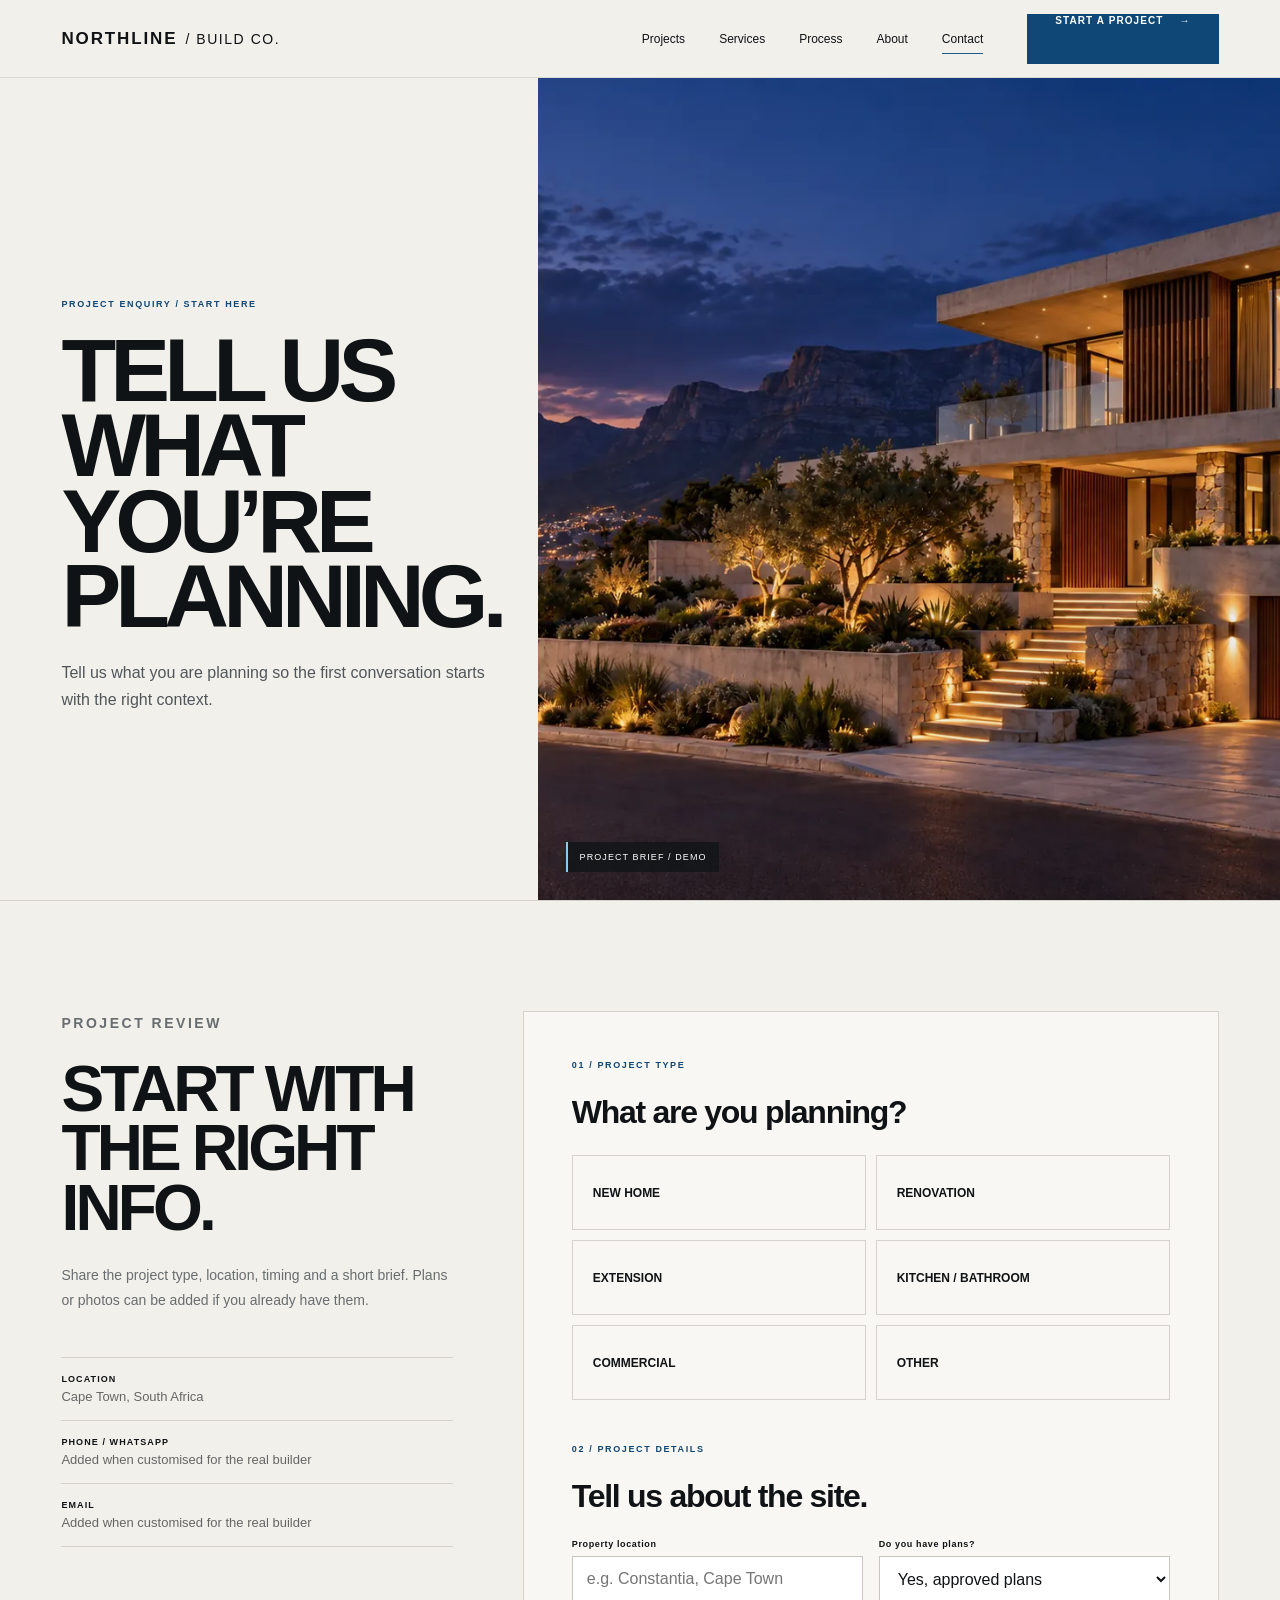
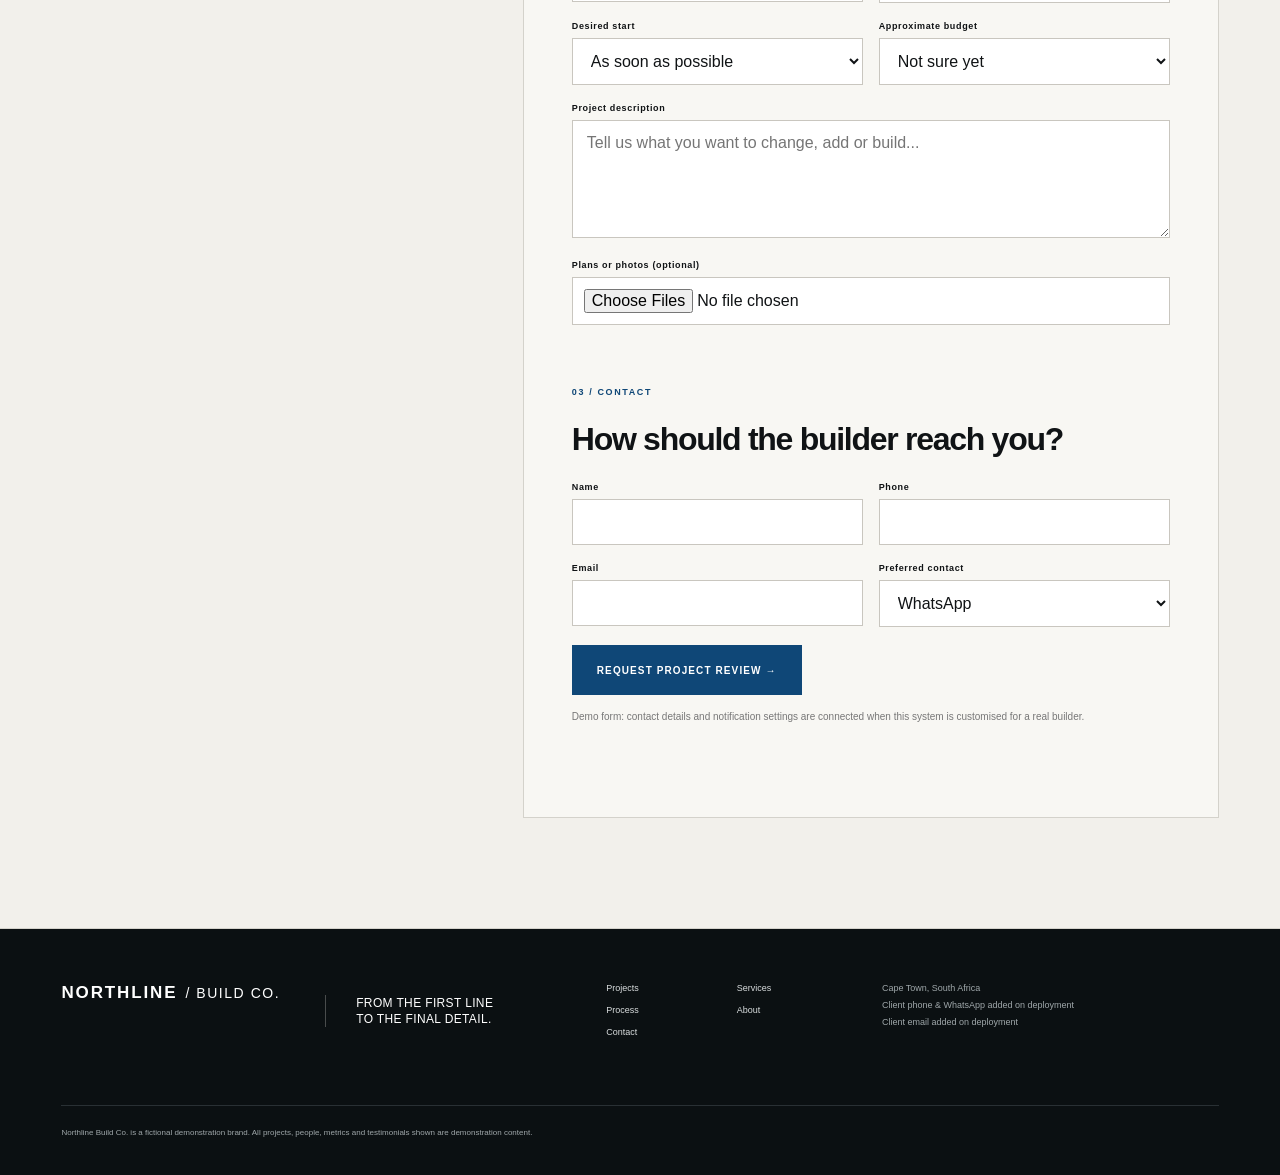
<file: contact.html>
<!doctype html><html lang="en"><head><meta charset="utf-8"><meta name="viewport" content="width=device-width,initial-scale=1,viewport-fit=cover"><meta name="description" content="Fictional project enquiry flow for a Cape Town residential construction website demonstration."><meta name="robots" content="noindex,nofollow"><meta name="theme-color" content="#f2f0eb"><meta property="og:type" content="website"><meta property="og:title" content="Project Enquiry | Northline Build Co."><meta property="og:description" content="Fictional project enquiry flow for a Cape Town residential construction website demonstration."><title>Project Enquiry | Northline Build Co.</title><link rel="icon" href="favicon.svg" type="image/svg+xml"><link rel="stylesheet" href="styles.css"><link rel="stylesheet" href="secondary-v2-responsive.css?v=3"><script type="application/ld+json">{"@context":"https://schema.org","@type":"HomeAndConstructionBusiness","name":"Northline Build Co.","description":"Fictional residential construction demonstration brand for Cape Town.","areaServed":"Cape Town, South Africa"}</script></head><body><a class="skip-link" href="#main">Skip to content</a><header class="site-header" id="top"><a class="brand " href="index.html" aria-label="Northline Build Co. home"><span class="brand-mark" aria-hidden="true"><i></i><i></i></span><span class="brand-copy"><strong>NORTHLINE</strong><small>BUILD CO.</small></span></a><nav class="desktop-nav" aria-label="Primary navigation"><a href="projects.html">Projects</a><a href="index.html#services">Services</a><a href="process.html">Process</a><a href="about.html">About</a><a href="contact.html" aria-current="page">Contact</a></nav><a class="header-cta" href="contact.html#project-enquiry">START A PROJECT <span>→</span></a><button class="menu-toggle" type="button" aria-expanded="false" aria-controls="mobile-nav" aria-label="Open menu"><span></span><span></span></button><nav class="mobile-nav" id="mobile-nav" aria-label="Mobile navigation"><a href="projects.html">Projects</a><a href="index.html#services">Services</a><a href="process.html">Process</a><a href="about.html">About</a><a href="contact.html" aria-current="page">Contact</a><a class="btn primary" href="contact.html#project-enquiry">Start a project →</a></nav></header><main id="main" class="page-main"><section class="page-hero"><div class="page-hero-copy"><p class="eyebrow">PROJECT ENQUIRY / START HERE</p><h1>TELL US WHAT<br>YOU’RE PLANNING.</h1><p>Tell us what you are planning so the first conversation starts with the right context.</p></div><div class="page-hero-image" style="background-image:url('assets/sequence/desktop/10-complete-dusk.webp')"><span class="page-hero-meta">PROJECT BRIEF / DEMO</span></div></section><section class="page-section" id="project-enquiry"><div class="enquiry-shell"><div class="enquiry-copy"><p class="eyebrow">PROJECT REVIEW</p><h2>START WITH<br>THE RIGHT INFO.</h2><p>Share the project type, location, timing and a short brief. Plans or photos can be added if you already have them.</p><div class="contact-details"><div><strong>LOCATION</strong><span>Cape Town, South Africa</span></div><div><strong>PHONE / WHATSAPP</strong><span>Added when customised for the real builder</span></div><div><strong>EMAIL</strong><span>Added when customised for the real builder</span></div></div></div><form class="full-enquiry" id="enquiry-form" name="project-enquiry" method="POST" action="/thanks.html" data-netlify="true" netlify-honeypot="bot-field" enctype="multipart/form-data"><input type="hidden" name="form-name" value="project-enquiry"><p hidden><label>Do not fill this out: <input name="bot-field"></label></p><section class="form-step"><p class="eyebrow">01 / PROJECT TYPE</p><h3>What are you planning?</h3><div class="option-grid"><label><input type="radio" name="project_type" value="New home" required><span>NEW HOME</span></label><label><input type="radio" name="project_type" value="Renovation"><span>RENOVATION</span></label><label><input type="radio" name="project_type" value="Extension"><span>EXTENSION</span></label><label><input type="radio" name="project_type" value="Kitchen or bathroom"><span>KITCHEN / BATHROOM</span></label><label><input type="radio" name="project_type" value="Commercial"><span>COMMERCIAL</span></label><label><input type="radio" name="project_type" value="Other"><span>OTHER</span></label></div></section><section class="form-step"><p class="eyebrow">02 / PROJECT DETAILS</p><h3>Tell us about the site.</h3><div class="form-grid"><label class="field"><span>Property location</span><input name="location" placeholder="e.g. Constantia, Cape Town" required></label><label class="field"><span>Do you have plans?</span><select name="plans"><option>Yes, approved plans</option><option>Plans are being prepared</option><option>No plans yet</option></select></label><label class="field"><span>Desired start</span><select name="start"><option>As soon as possible</option><option>Within 3 months</option><option>3–6 months</option><option>6+ months</option><option>Still researching</option></select></label><label class="field"><span>Approximate budget</span><select name="budget"><option>Not sure yet</option><option>Under R100k</option><option>R100k–R300k</option><option>R300k–R750k</option><option>R750k–R1.5m</option><option>R1.5m+</option></select></label><label class="field full"><span>Project description</span><textarea name="notes" rows="5" placeholder="Tell us what you want to change, add or build..."></textarea></label><label class="field full"><span>Plans or photos (optional)</span><input name="project_files" type="file" accept="image/*,.pdf" multiple></label></div></section><section class="form-step"><p class="eyebrow">03 / CONTACT</p><h3>How should the builder reach you?</h3><div class="form-grid"><label class="field"><span>Name</span><input name="name" autocomplete="name" required></label><label class="field"><span>Phone</span><input name="phone" type="tel" autocomplete="tel" required></label><label class="field"><span>Email</span><input name="email" type="email" autocomplete="email" required></label><label class="field"><span>Preferred contact</span><select name="preferred_contact"><option>WhatsApp</option><option>Phone call</option><option>Email</option></select></label></div><button class="btn primary" type="submit">REQUEST PROJECT REVIEW →</button><p class="form-note">Demo form: contact details and notification settings are connected when this system is customised for a real builder.</p></section></form></div></section></main><footer class="site-footer"><div class="footer-brand"><a class="brand inverted" href="index.html" aria-label="Northline Build Co. home"><span class="brand-mark" aria-hidden="true"><i></i><i></i></span><span class="brand-copy"><strong>NORTHLINE</strong><small>BUILD CO.</small></span></a><p>FROM THE FIRST LINE<br>TO THE FINAL DETAIL.</p></div><nav aria-label="Footer"><a href="projects.html">Projects</a><a href="index.html#services">Services</a><a href="process.html">Process</a><a href="about.html">About</a><a href="contact.html">Contact</a></nav><div class="footer-contact"><p>Cape Town, South Africa</p><p>Client phone &amp; WhatsApp added on deployment</p><p>Client email added on deployment</p></div><p class="demo-note">Northline Build Co. is a fictional demonstration brand. All projects, people, metrics and testimonials shown are demonstration content.</p></footer><div class="mobile-action-bar" aria-label="Quick actions"><button class="demo-contact-action" type="button" data-channel="Call">CALL</button><button class="demo-contact-action" type="button" data-channel="WhatsApp">WHATSAPP</button><a href="contact.html#project-enquiry">START PROJECT</a></div><div class="demo-toast" role="status" aria-live="polite"></div><script src="app.js?v=3"></script><script src="responsive-fit.js?v=3"></script></body></html>
</file>
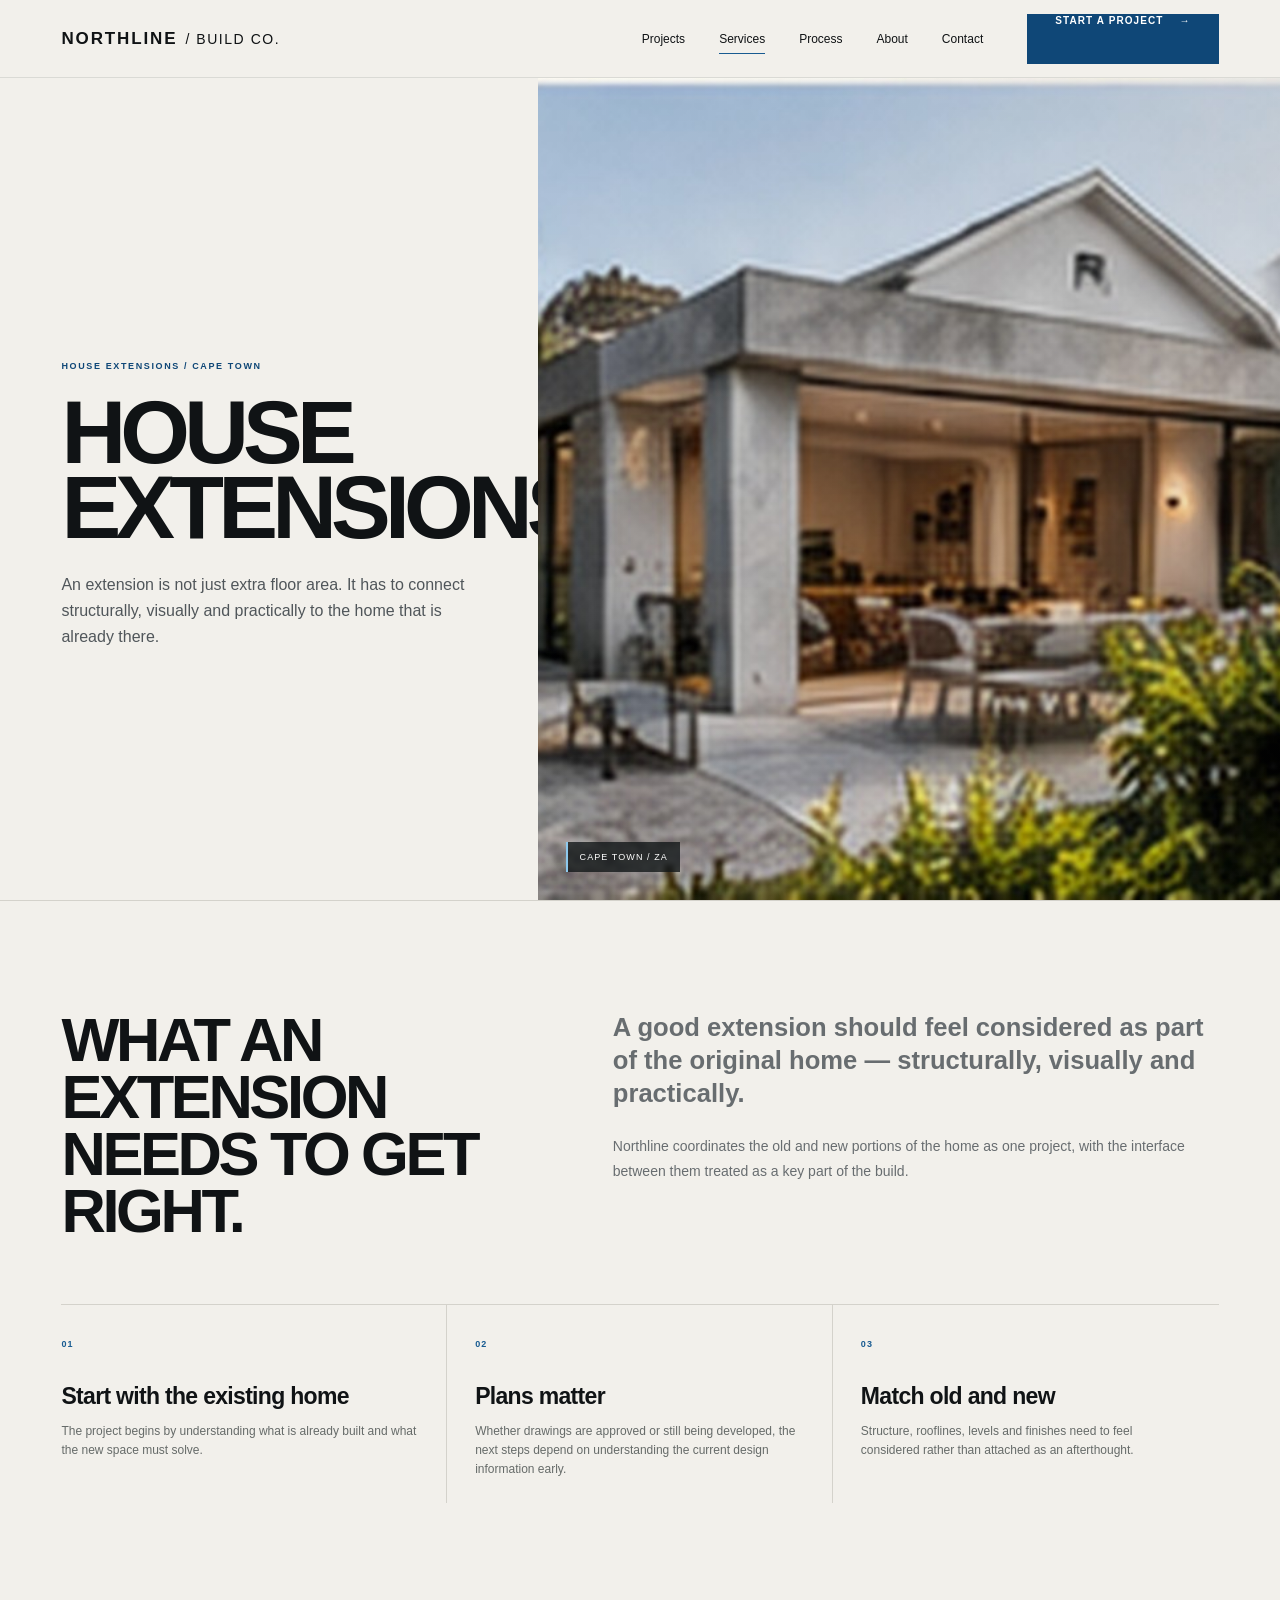
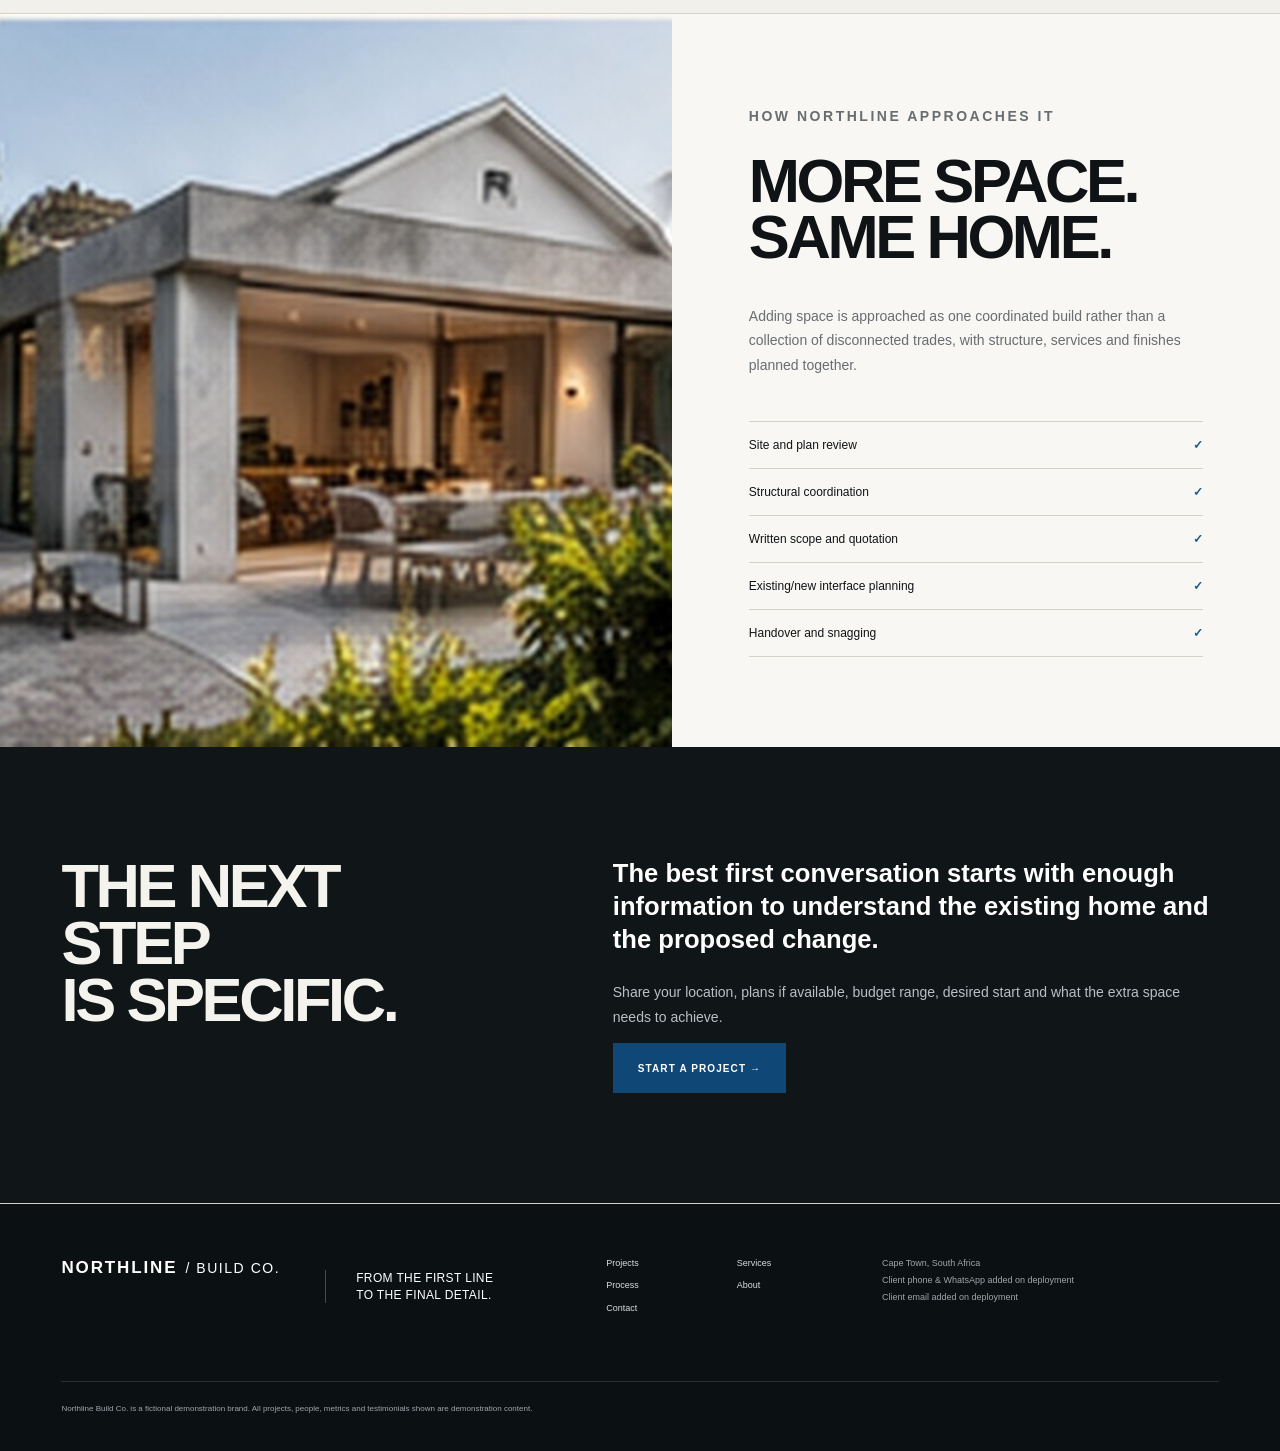
<file: extensions.html>
<!doctype html><html lang="en"><head><meta charset="utf-8"><meta name="viewport" content="width=device-width,initial-scale=1,viewport-fit=cover"><meta name="description" content="An extension is not just extra floor area. It has to connect structurally, visually and practically to the home that is already there."><meta name="robots" content="noindex,nofollow"><meta name="theme-color" content="#f2f0eb"><meta property="og:type" content="website"><meta property="og:title" content="House Extensions | Northline Build Co."><meta property="og:description" content="An extension is not just extra floor area. It has to connect structurally, visually and practically to the home that is already there."><title>House Extensions | Northline Build Co.</title><link rel="icon" href="favicon.svg" type="image/svg+xml"><link rel="stylesheet" href="styles.css"><link rel="stylesheet" href="secondary-v2-responsive.css?v=3"><script type="application/ld+json">{"@context":"https://schema.org","@type":"HomeAndConstructionBusiness","name":"Northline Build Co.","description":"Fictional residential construction demonstration brand for Cape Town.","areaServed":"Cape Town, South Africa"}</script></head><body><a class="skip-link" href="#main">Skip to content</a><header class="site-header" id="top"><a class="brand " href="index.html" aria-label="Northline Build Co. home"><span class="brand-mark" aria-hidden="true"><i></i><i></i></span><span class="brand-copy"><strong>NORTHLINE</strong><small>BUILD CO.</small></span></a><nav class="desktop-nav" aria-label="Primary navigation"><a href="projects.html">Projects</a><a href="index.html#services" aria-current="page">Services</a><a href="process.html">Process</a><a href="about.html">About</a><a href="contact.html">Contact</a></nav><a class="header-cta" href="contact.html#project-enquiry">START A PROJECT <span>→</span></a><button class="menu-toggle" type="button" aria-expanded="false" aria-controls="mobile-nav" aria-label="Open menu"><span></span><span></span></button><nav class="mobile-nav" id="mobile-nav" aria-label="Mobile navigation"><a href="projects.html">Projects</a><a href="index.html#services" aria-current="page">Services</a><a href="process.html">Process</a><a href="about.html">About</a><a href="contact.html">Contact</a><a class="btn primary" href="contact.html#project-enquiry">Start a project →</a></nav></header><main id="main" class="page-main"><section class="page-hero"><div class="page-hero-copy"><p class="eyebrow">HOUSE EXTENSIONS / CAPE TOWN</p><h1>HOUSE<br>EXTENSIONS</h1><p>An extension is not just extra floor area. It has to connect structurally, visually and practically to the home that is already there.</p></div><div class="page-hero-image" style="background-image:url('assets/service-extension.jpg')"><span class="page-hero-meta">CAPE TOWN / ZA</span></div></section><section class="page-section"><div class="intro-grid"><h2>WHAT AN EXTENSION<br>NEEDS TO GET RIGHT.</h2><div><p class="lead">A good extension should feel considered as part of the original home — structurally, visually and practically.</p><p>Northline coordinates the old and new portions of the home as one project, with the interface between them treated as a key part of the build.</p></div></div><div class="service-benefits"><article><span>01</span><h3>Start with the existing home</h3><p>The project begins by understanding what is already built and what the new space must solve.</p></article><article><span>02</span><h3>Plans matter</h3><p>Whether drawings are approved or still being developed, the next steps depend on understanding the current design information early.</p></article><article><span>03</span><h3>Match old and new</h3><p>Structure, rooflines, levels and finishes need to feel considered rather than attached as an afterthought.</p></article></div></section><section class="split-media"><img src="assets/service-extension.jpg" alt="House Extensions demonstration" loading="lazy"><div class="split-copy"><p class="eyebrow">HOW NORTHLINE APPROACHES IT</p><h2>MORE SPACE.<br>SAME HOME.</h2><p>Adding space is approached as one coordinated build rather than a collection of disconnected trades, with structure, services and finishes planned together.</p><ul class="check-list"><li>Site and plan review</li><li>Structural coordination</li><li>Written scope and quotation</li><li>Existing/new interface planning</li><li>Handover and snagging</li></ul></div></section><section class="page-section dark"><div class="inner"><div class="intro-grid"><h2>THE NEXT STEP<br>IS SPECIFIC.</h2><div><p class="lead" style="color:#fff">The best first conversation starts with enough information to understand the existing home and the proposed change.</p><p>Share your location, plans if available, budget range, desired start and what the extra space needs to achieve.</p><a class="btn primary" href="contact.html#project-enquiry">START A PROJECT →</a></div></div></div></section></main><footer class="site-footer"><div class="footer-brand"><a class="brand inverted" href="index.html" aria-label="Northline Build Co. home"><span class="brand-mark" aria-hidden="true"><i></i><i></i></span><span class="brand-copy"><strong>NORTHLINE</strong><small>BUILD CO.</small></span></a><p>FROM THE FIRST LINE<br>TO THE FINAL DETAIL.</p></div><nav aria-label="Footer"><a href="projects.html">Projects</a><a href="index.html#services">Services</a><a href="process.html">Process</a><a href="about.html">About</a><a href="contact.html">Contact</a></nav><div class="footer-contact"><p>Cape Town, South Africa</p><p>Client phone &amp; WhatsApp added on deployment</p><p>Client email added on deployment</p></div><p class="demo-note">Northline Build Co. is a fictional demonstration brand. All projects, people, metrics and testimonials shown are demonstration content.</p></footer><div class="mobile-action-bar" aria-label="Quick actions"><button class="demo-contact-action" type="button" data-channel="Call">CALL</button><button class="demo-contact-action" type="button" data-channel="WhatsApp">WHATSAPP</button><a href="contact.html#project-enquiry">START PROJECT</a></div><div class="demo-toast" role="status" aria-live="polite"></div><script src="app.js?v=3"></script><script src="responsive-fit.js?v=3"></script></body></html>
</file>
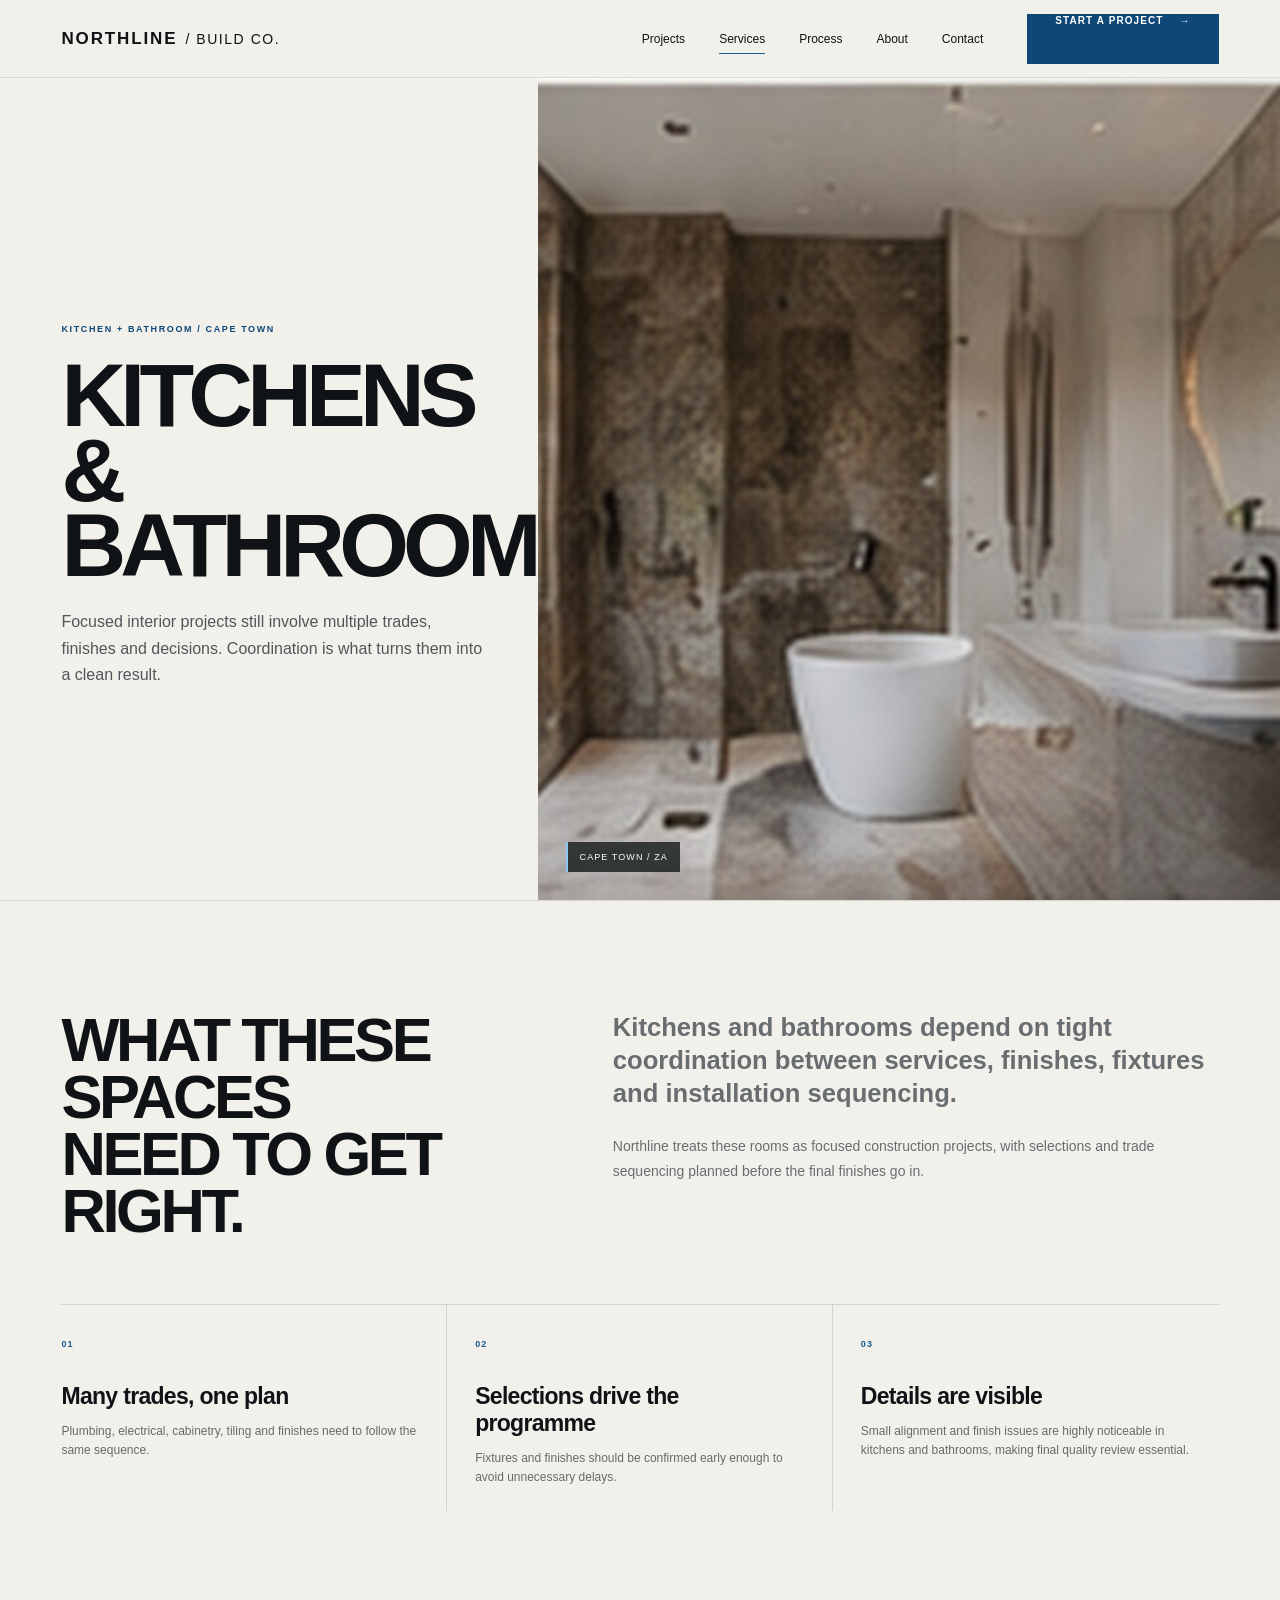
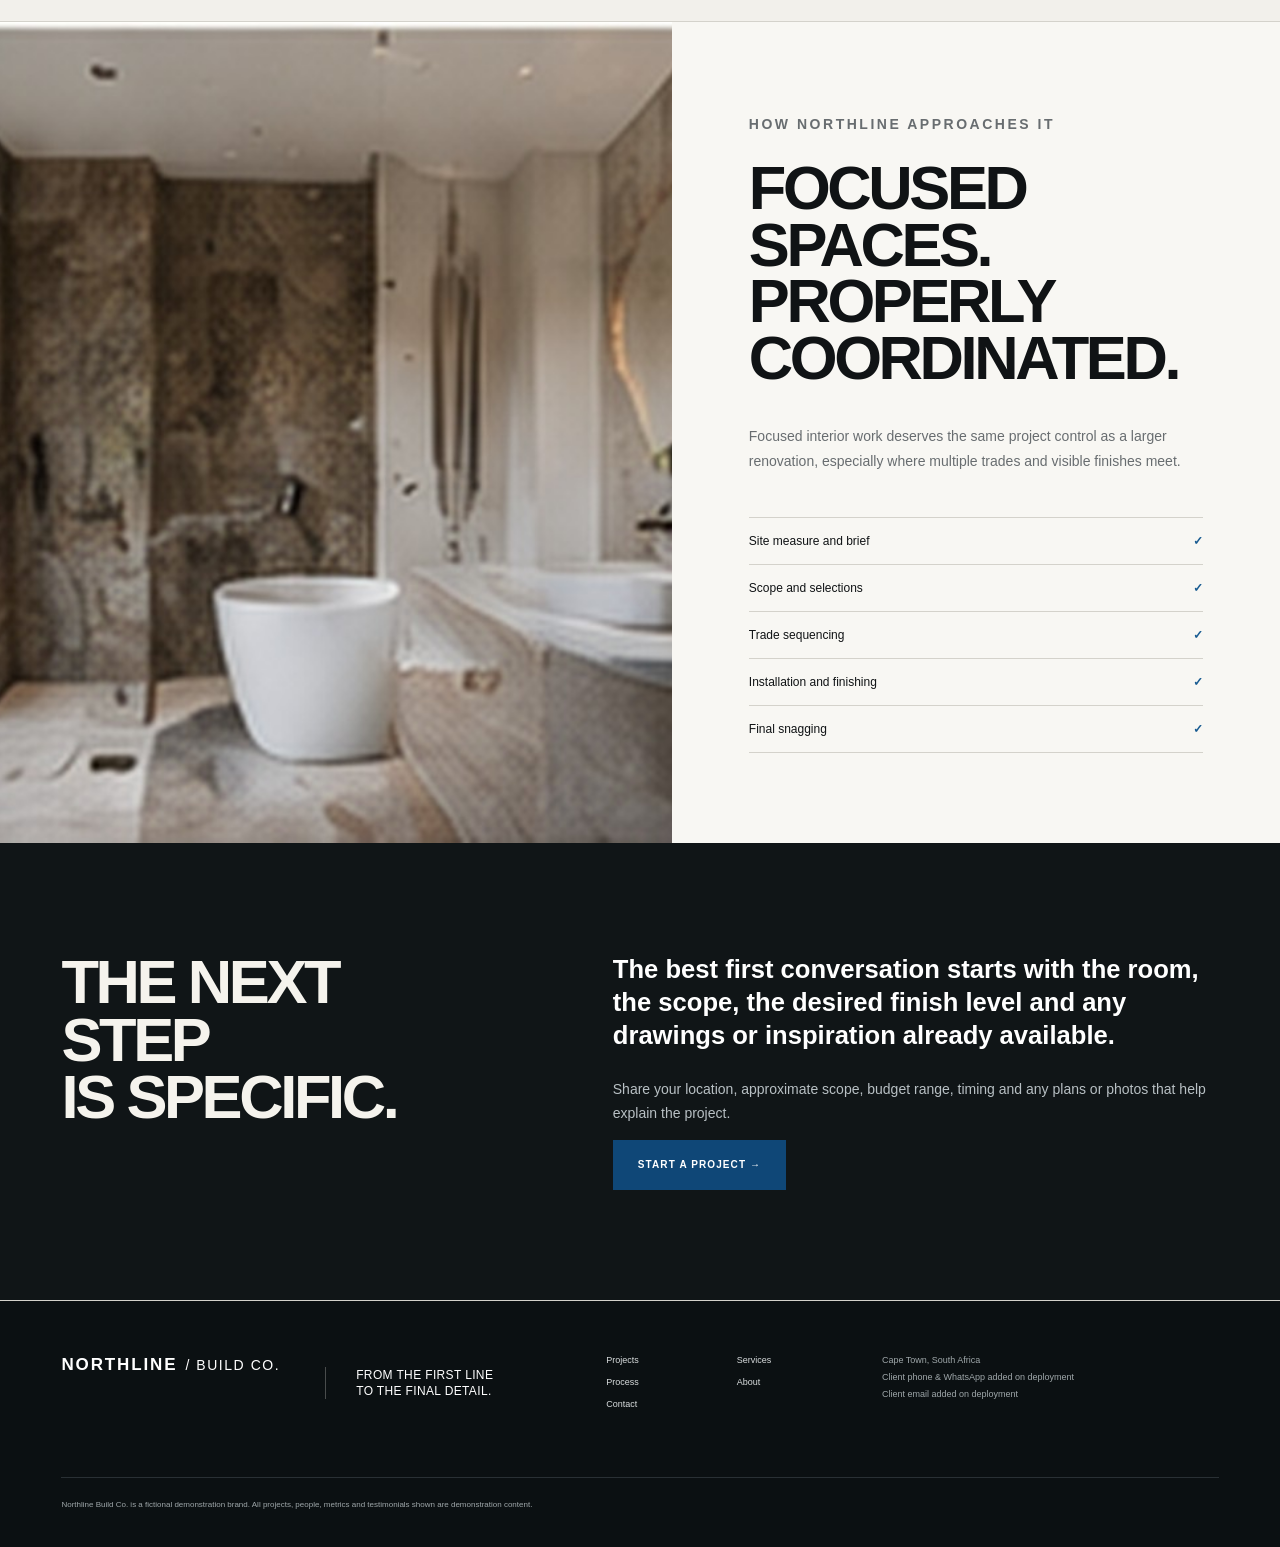
<file: kitchens-bathrooms.html>
<!doctype html><html lang="en"><head><meta charset="utf-8"><meta name="viewport" content="width=device-width,initial-scale=1,viewport-fit=cover"><meta name="description" content="Focused interior projects still involve multiple trades, finishes and decisions. Coordination is what turns them into a clean result."><meta name="robots" content="noindex,nofollow"><meta name="theme-color" content="#f2f0eb"><meta property="og:type" content="website"><meta property="og:title" content="Kitchens &amp; Bathrooms | Northline Build Co."><meta property="og:description" content="Focused interior projects still involve multiple trades, finishes and decisions. Coordination is what turns them into a clean result."><title>Kitchens &amp; Bathrooms | Northline Build Co.</title><link rel="icon" href="favicon.svg" type="image/svg+xml"><link rel="stylesheet" href="styles.css"><link rel="stylesheet" href="secondary-v2-responsive.css?v=3"><script type="application/ld+json">{"@context":"https://schema.org","@type":"HomeAndConstructionBusiness","name":"Northline Build Co.","description":"Fictional residential construction demonstration brand for Cape Town.","areaServed":"Cape Town, South Africa"}</script></head><body><a class="skip-link" href="#main">Skip to content</a><header class="site-header" id="top"><a class="brand " href="index.html" aria-label="Northline Build Co. home"><span class="brand-mark" aria-hidden="true"><i></i><i></i></span><span class="brand-copy"><strong>NORTHLINE</strong><small>BUILD CO.</small></span></a><nav class="desktop-nav" aria-label="Primary navigation"><a href="projects.html">Projects</a><a href="index.html#services" aria-current="page">Services</a><a href="process.html">Process</a><a href="about.html">About</a><a href="contact.html">Contact</a></nav><a class="header-cta" href="contact.html#project-enquiry">START A PROJECT <span>→</span></a><button class="menu-toggle" type="button" aria-expanded="false" aria-controls="mobile-nav" aria-label="Open menu"><span></span><span></span></button><nav class="mobile-nav" id="mobile-nav" aria-label="Mobile navigation"><a href="projects.html">Projects</a><a href="index.html#services" aria-current="page">Services</a><a href="process.html">Process</a><a href="about.html">About</a><a href="contact.html">Contact</a><a class="btn primary" href="contact.html#project-enquiry">Start a project →</a></nav></header><main id="main" class="page-main"><section class="page-hero"><div class="page-hero-copy"><p class="eyebrow">KITCHEN + BATHROOM / CAPE TOWN</p><h1>KITCHENS &<br>BATHROOMS</h1><p>Focused interior projects still involve multiple trades, finishes and decisions. Coordination is what turns them into a clean result.</p></div><div class="page-hero-image" style="background-image:url('assets/service-kitchen.jpg')"><span class="page-hero-meta">CAPE TOWN / ZA</span></div></section><section class="page-section"><div class="intro-grid"><h2>WHAT THESE SPACES<br>NEED TO GET RIGHT.</h2><div><p class="lead">Kitchens and bathrooms depend on tight coordination between services, finishes, fixtures and installation sequencing.</p><p>Northline treats these rooms as focused construction projects, with selections and trade sequencing planned before the final finishes go in.</p></div></div><div class="service-benefits"><article><span>01</span><h3>Many trades, one plan</h3><p>Plumbing, electrical, cabinetry, tiling and finishes need to follow the same sequence.</p></article><article><span>02</span><h3>Selections drive the programme</h3><p>Fixtures and finishes should be confirmed early enough to avoid unnecessary delays.</p></article><article><span>03</span><h3>Details are visible</h3><p>Small alignment and finish issues are highly noticeable in kitchens and bathrooms, making final quality review essential.</p></article></div></section><section class="split-media"><img src="assets/service-kitchen.jpg" alt="Kitchens & Bathrooms demonstration" loading="lazy"><div class="split-copy"><p class="eyebrow">HOW NORTHLINE APPROACHES IT</p><h2>FOCUSED SPACES.<br>PROPERLY COORDINATED.</h2><p>Focused interior work deserves the same project control as a larger renovation, especially where multiple trades and visible finishes meet.</p><ul class="check-list"><li>Site measure and brief</li><li>Scope and selections</li><li>Trade sequencing</li><li>Installation and finishing</li><li>Final snagging</li></ul></div></section><section class="page-section dark"><div class="inner"><div class="intro-grid"><h2>THE NEXT STEP<br>IS SPECIFIC.</h2><div><p class="lead" style="color:#fff">The best first conversation starts with the room, the scope, the desired finish level and any drawings or inspiration already available.</p><p>Share your location, approximate scope, budget range, timing and any plans or photos that help explain the project.</p><a class="btn primary" href="contact.html#project-enquiry">START A PROJECT →</a></div></div></div></section></main><footer class="site-footer"><div class="footer-brand"><a class="brand inverted" href="index.html" aria-label="Northline Build Co. home"><span class="brand-mark" aria-hidden="true"><i></i><i></i></span><span class="brand-copy"><strong>NORTHLINE</strong><small>BUILD CO.</small></span></a><p>FROM THE FIRST LINE<br>TO THE FINAL DETAIL.</p></div><nav aria-label="Footer"><a href="projects.html">Projects</a><a href="index.html#services">Services</a><a href="process.html">Process</a><a href="about.html">About</a><a href="contact.html">Contact</a></nav><div class="footer-contact"><p>Cape Town, South Africa</p><p>Client phone &amp; WhatsApp added on deployment</p><p>Client email added on deployment</p></div><p class="demo-note">Northline Build Co. is a fictional demonstration brand. All projects, people, metrics and testimonials shown are demonstration content.</p></footer><div class="mobile-action-bar" aria-label="Quick actions"><button class="demo-contact-action" type="button" data-channel="Call">CALL</button><button class="demo-contact-action" type="button" data-channel="WhatsApp">WHATSAPP</button><a href="contact.html#project-enquiry">START PROJECT</a></div><div class="demo-toast" role="status" aria-live="polite"></div><script src="app.js?v=3"></script><script src="responsive-fit.js?v=3"></script></body></html>
</file>
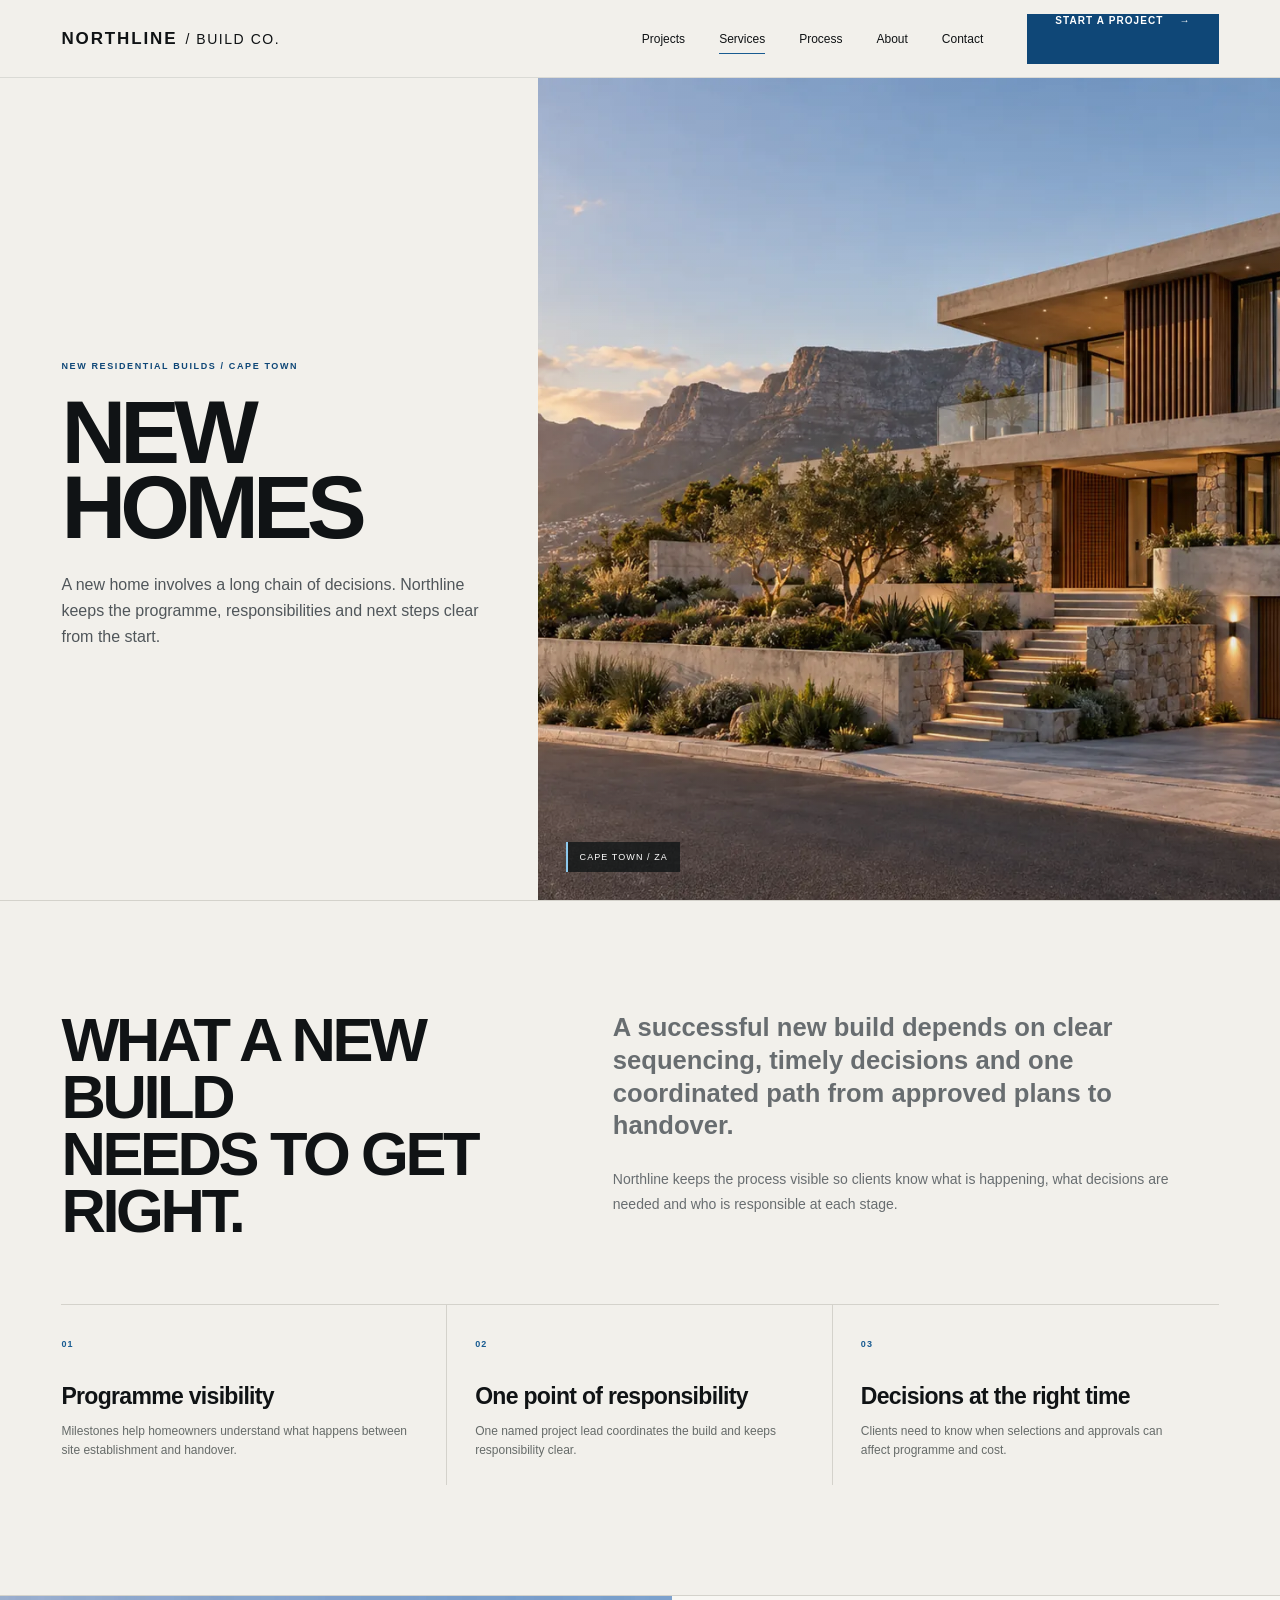
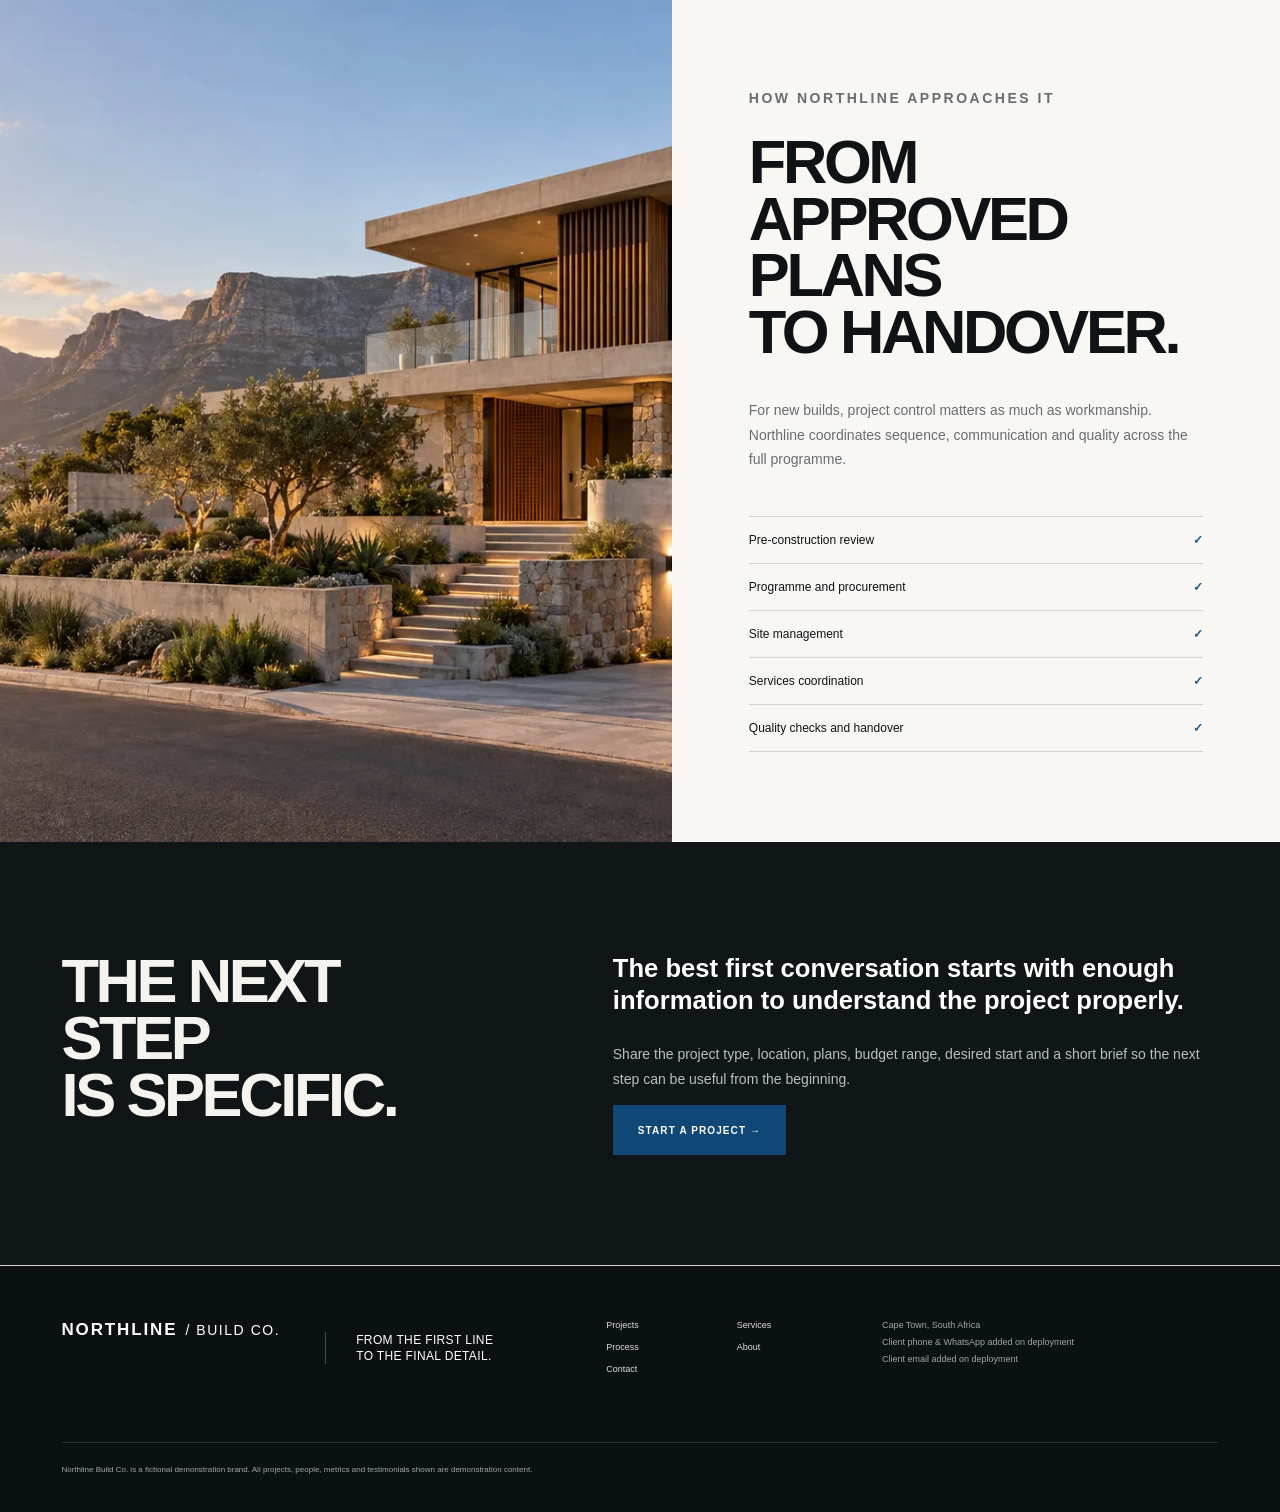
<file: new-builds.html>
<!doctype html><html lang="en"><head><meta charset="utf-8"><meta name="viewport" content="width=device-width,initial-scale=1,viewport-fit=cover"><meta name="description" content="A new home involves a long chain of decisions. Northline keeps the programme, responsibilities and next steps clear from the start."><meta name="robots" content="noindex,nofollow"><meta name="theme-color" content="#f2f0eb"><meta property="og:type" content="website"><meta property="og:title" content="New Homes | Northline Build Co."><meta property="og:description" content="A new home involves a long chain of decisions. Northline keeps the programme, responsibilities and next steps clear from the start."><title>New Homes | Northline Build Co.</title><link rel="icon" href="favicon.svg" type="image/svg+xml"><link rel="stylesheet" href="styles.css"><link rel="stylesheet" href="secondary-v2-responsive.css?v=3"><script type="application/ld+json">{"@context":"https://schema.org","@type":"HomeAndConstructionBusiness","name":"Northline Build Co.","description":"Fictional residential construction demonstration brand for Cape Town.","areaServed":"Cape Town, South Africa"}</script></head><body><a class="skip-link" href="#main">Skip to content</a><header class="site-header" id="top"><a class="brand " href="index.html" aria-label="Northline Build Co. home"><span class="brand-mark" aria-hidden="true"><i></i><i></i></span><span class="brand-copy"><strong>NORTHLINE</strong><small>BUILD CO.</small></span></a><nav class="desktop-nav" aria-label="Primary navigation"><a href="projects.html">Projects</a><a href="index.html#services" aria-current="page">Services</a><a href="process.html">Process</a><a href="about.html">About</a><a href="contact.html">Contact</a></nav><a class="header-cta" href="contact.html#project-enquiry">START A PROJECT <span>→</span></a><button class="menu-toggle" type="button" aria-expanded="false" aria-controls="mobile-nav" aria-label="Open menu"><span></span><span></span></button><nav class="mobile-nav" id="mobile-nav" aria-label="Mobile navigation"><a href="projects.html">Projects</a><a href="index.html#services" aria-current="page">Services</a><a href="process.html">Process</a><a href="about.html">About</a><a href="contact.html">Contact</a><a class="btn primary" href="contact.html#project-enquiry">Start a project →</a></nav></header><main id="main" class="page-main"><section class="page-hero"><div class="page-hero-copy"><p class="eyebrow">NEW RESIDENTIAL BUILDS / CAPE TOWN</p><h1>NEW<br>HOMES</h1><p>A new home involves a long chain of decisions. Northline keeps the programme, responsibilities and next steps clear from the start.</p></div><div class="page-hero-image" style="background-image:url('assets/sequence/desktop/01-complete-daylight.webp')"><span class="page-hero-meta">CAPE TOWN / ZA</span></div></section><section class="page-section"><div class="intro-grid"><h2>WHAT A NEW BUILD<br>NEEDS TO GET RIGHT.</h2><div><p class="lead">A successful new build depends on clear sequencing, timely decisions and one coordinated path from approved plans to handover.</p><p>Northline keeps the process visible so clients know what is happening, what decisions are needed and who is responsible at each stage.</p></div></div><div class="service-benefits"><article><span>01</span><h3>Programme visibility</h3><p>Milestones help homeowners understand what happens between site establishment and handover.</p></article><article><span>02</span><h3>One point of responsibility</h3><p>One named project lead coordinates the build and keeps responsibility clear.</p></article><article><span>03</span><h3>Decisions at the right time</h3><p>Clients need to know when selections and approvals can affect programme and cost.</p></article></div></section><section class="split-media"><img src="assets/sequence/desktop/01-complete-daylight.webp" alt="New Homes demonstration" loading="lazy"><div class="split-copy"><p class="eyebrow">HOW NORTHLINE APPROACHES IT</p><h2>FROM APPROVED PLANS<br>TO HANDOVER.</h2><p>For new builds, project control matters as much as workmanship. Northline coordinates sequence, communication and quality across the full programme.</p><ul class="check-list"><li>Pre-construction review</li><li>Programme and procurement</li><li>Site management</li><li>Services coordination</li><li>Quality checks and handover</li></ul></div></section><section class="page-section dark"><div class="inner"><div class="intro-grid"><h2>THE NEXT STEP<br>IS SPECIFIC.</h2><div><p class="lead" style="color:#fff">The best first conversation starts with enough information to understand the project properly.</p><p>Share the project type, location, plans, budget range, desired start and a short brief so the next step can be useful from the beginning.</p><a class="btn primary" href="contact.html#project-enquiry">START A PROJECT →</a></div></div></div></section></main><footer class="site-footer"><div class="footer-brand"><a class="brand inverted" href="index.html" aria-label="Northline Build Co. home"><span class="brand-mark" aria-hidden="true"><i></i><i></i></span><span class="brand-copy"><strong>NORTHLINE</strong><small>BUILD CO.</small></span></a><p>FROM THE FIRST LINE<br>TO THE FINAL DETAIL.</p></div><nav aria-label="Footer"><a href="projects.html">Projects</a><a href="index.html#services">Services</a><a href="process.html">Process</a><a href="about.html">About</a><a href="contact.html">Contact</a></nav><div class="footer-contact"><p>Cape Town, South Africa</p><p>Client phone &amp; WhatsApp added on deployment</p><p>Client email added on deployment</p></div><p class="demo-note">Northline Build Co. is a fictional demonstration brand. All projects, people, metrics and testimonials shown are demonstration content.</p></footer><div class="mobile-action-bar" aria-label="Quick actions"><button class="demo-contact-action" type="button" data-channel="Call">CALL</button><button class="demo-contact-action" type="button" data-channel="WhatsApp">WHATSAPP</button><a href="contact.html#project-enquiry">START PROJECT</a></div><div class="demo-toast" role="status" aria-live="polite"></div><script src="app.js?v=3"></script><script src="responsive-fit.js?v=3"></script></body></html>
</file>
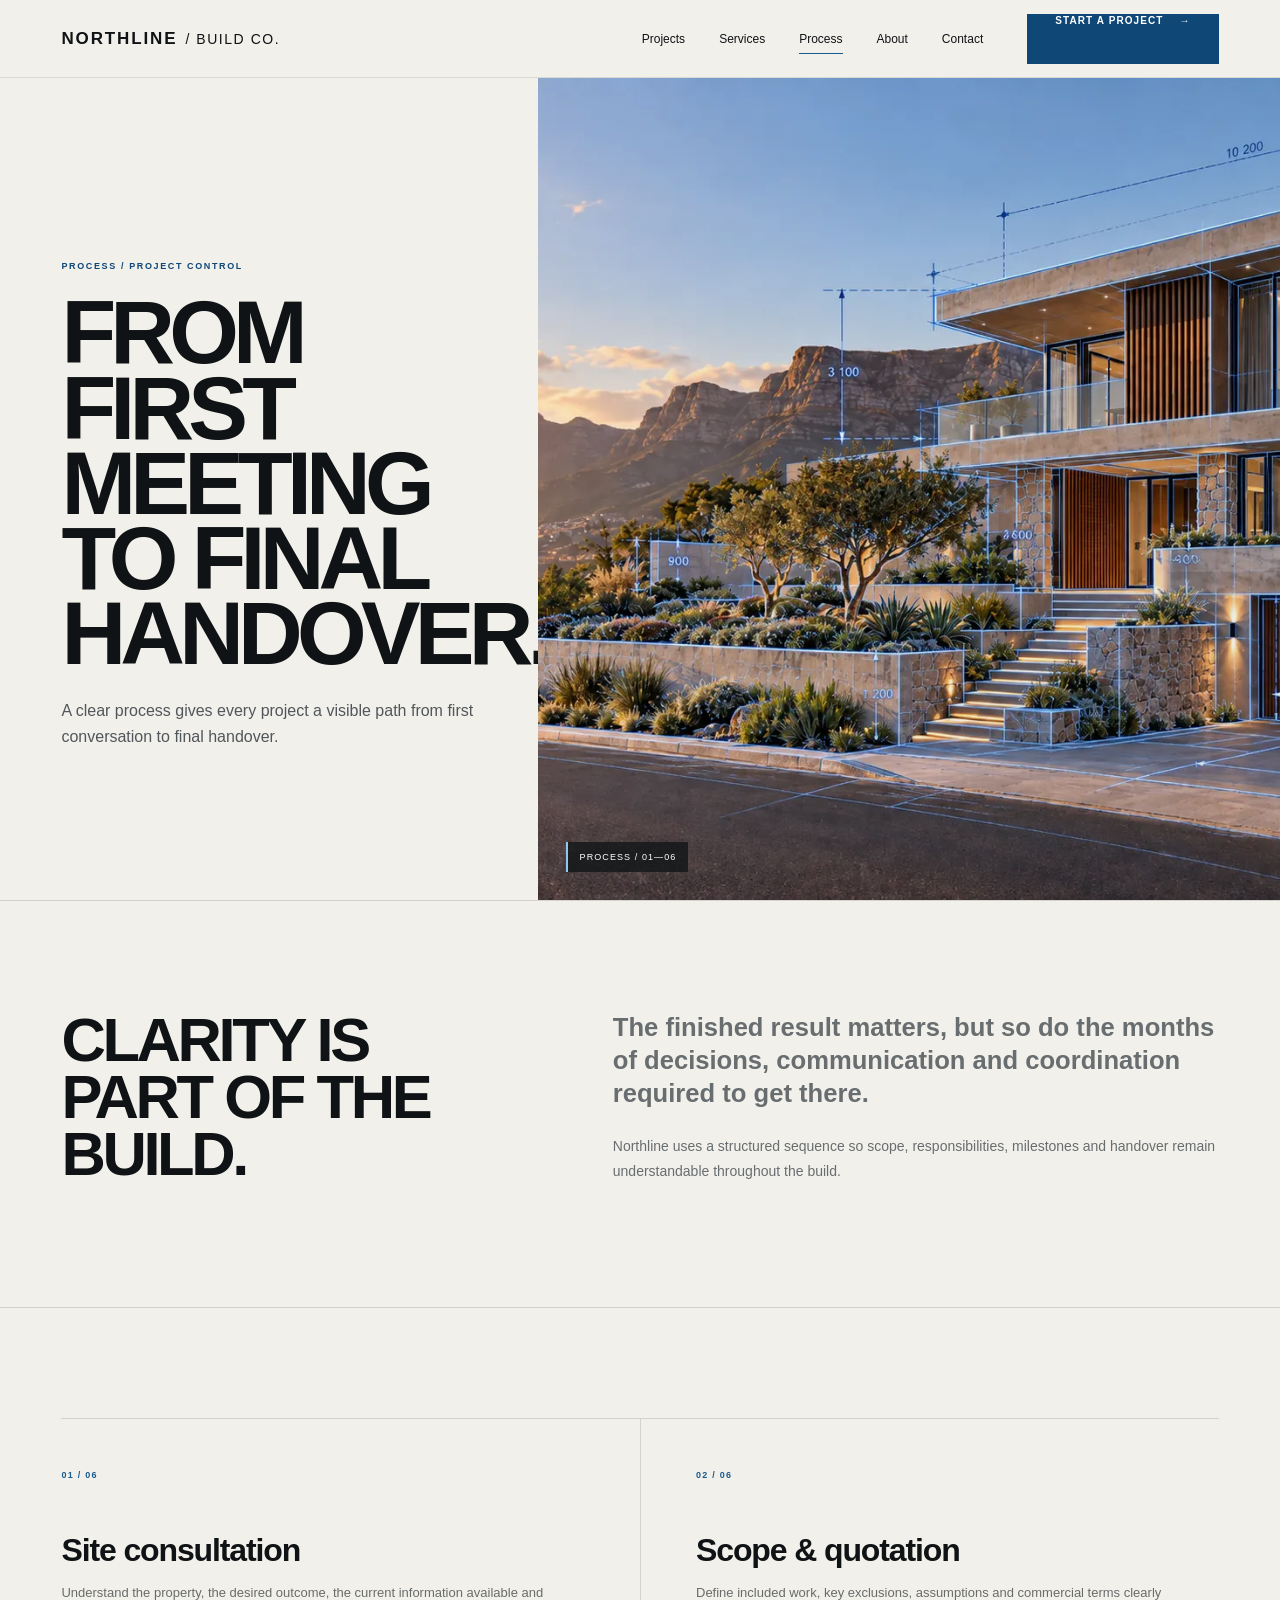
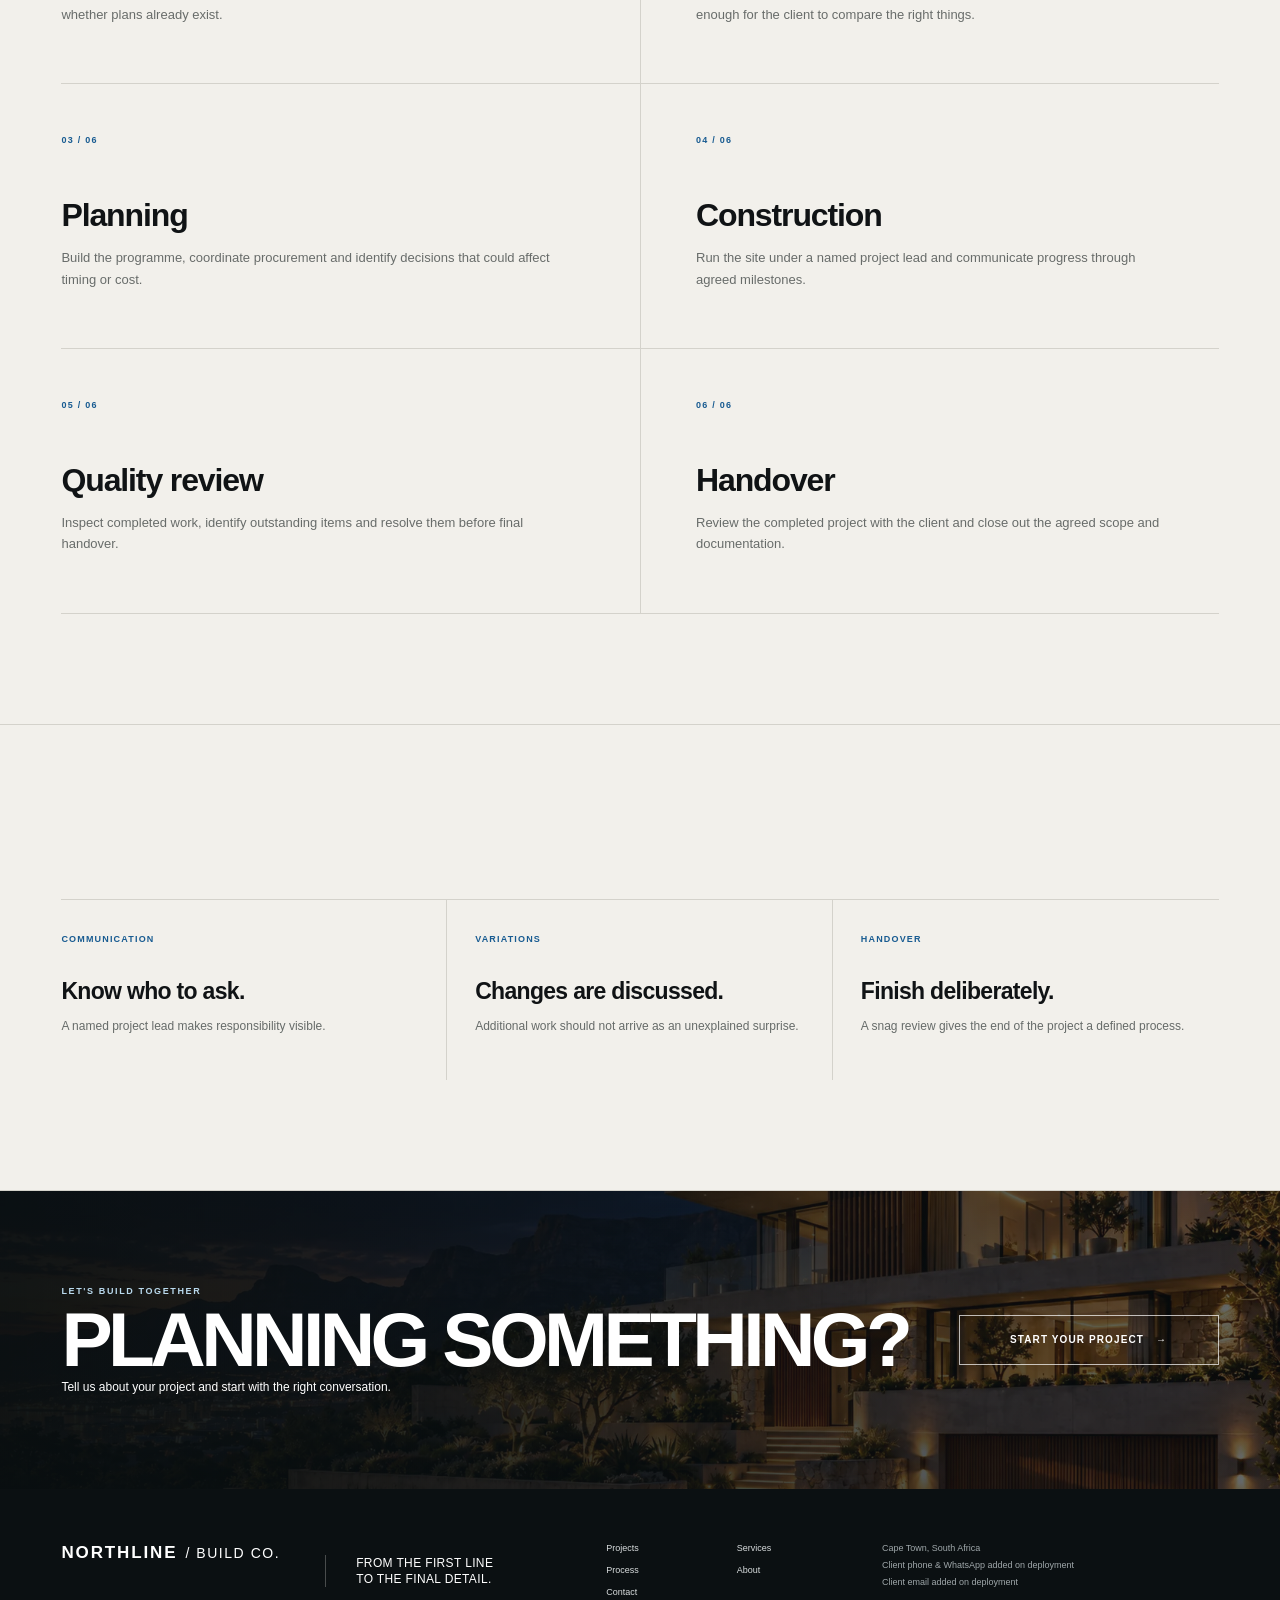
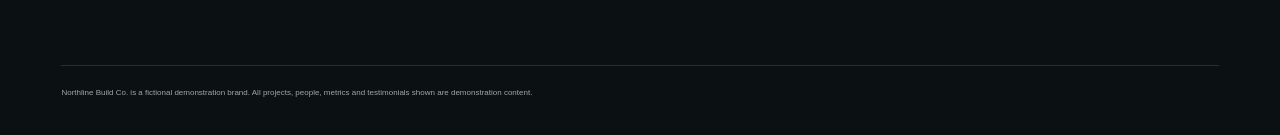
<file: process.html>
<!doctype html><html lang="en"><head><meta charset="utf-8"><meta name="viewport" content="width=device-width,initial-scale=1,viewport-fit=cover"><meta name="description" content="A fictional residential construction process page showing site consultation, scope, planning, construction, quality review and handover."><meta name="robots" content="noindex,nofollow"><meta name="theme-color" content="#f2f0eb"><meta property="og:type" content="website"><meta property="og:title" content="Process | Northline Build Co."><meta property="og:description" content="A fictional residential construction process page showing site consultation, scope, planning, construction, quality review and handover."><title>Process | Northline Build Co.</title><link rel="icon" href="favicon.svg" type="image/svg+xml"><link rel="stylesheet" href="styles.css"><link rel="stylesheet" href="secondary-v2-responsive.css?v=3"><script type="application/ld+json">{"@context":"https://schema.org","@type":"HomeAndConstructionBusiness","name":"Northline Build Co.","description":"Fictional residential construction demonstration brand for Cape Town.","areaServed":"Cape Town, South Africa"}</script></head><body><a class="skip-link" href="#main">Skip to content</a><header class="site-header" id="top"><a class="brand " href="index.html" aria-label="Northline Build Co. home"><span class="brand-mark" aria-hidden="true"><i></i><i></i></span><span class="brand-copy"><strong>NORTHLINE</strong><small>BUILD CO.</small></span></a><nav class="desktop-nav" aria-label="Primary navigation"><a href="projects.html">Projects</a><a href="index.html#services">Services</a><a href="process.html" aria-current="page">Process</a><a href="about.html">About</a><a href="contact.html">Contact</a></nav><a class="header-cta" href="contact.html#project-enquiry">START A PROJECT <span>→</span></a><button class="menu-toggle" type="button" aria-expanded="false" aria-controls="mobile-nav" aria-label="Open menu"><span></span><span></span></button><nav class="mobile-nav" id="mobile-nav" aria-label="Mobile navigation"><a href="projects.html">Projects</a><a href="index.html#services">Services</a><a href="process.html" aria-current="page">Process</a><a href="about.html">About</a><a href="contact.html">Contact</a><a class="btn primary" href="contact.html#project-enquiry">Start a project →</a></nav></header><main id="main" class="page-main"><section class="page-hero"><div class="page-hero-copy"><p class="eyebrow">PROCESS / PROJECT CONTROL</p><h1>FROM FIRST MEETING<br>TO FINAL HANDOVER.</h1><p>A clear process gives every project a visible path from first conversation to final handover.</p></div><div class="page-hero-image" style="background-image:url('assets/sequence/desktop/02-blueprint-overlay.webp')"><span class="page-hero-meta">PROCESS / 01—06</span></div></section><section class="page-section"><div class="intro-grid"><h2>CLARITY IS<br>PART OF THE BUILD.</h2><div><p class="lead">The finished result matters, but so do the months of decisions, communication and coordination required to get there.</p><p>Northline uses a structured sequence so scope, responsibilities, milestones and handover remain understandable throughout the build.</p></div></div></section><section class="page-section"><div class="process-long"><article><span class="step-no">01 / 06</span><h3>Site consultation</h3><p>Understand the property, the desired outcome, the current information available and whether plans already exist.</p></article><article><span class="step-no">02 / 06</span><h3>Scope & quotation</h3><p>Define included work, key exclusions, assumptions and commercial terms clearly enough for the client to compare the right things.</p></article><article><span class="step-no">03 / 06</span><h3>Planning</h3><p>Build the programme, coordinate procurement and identify decisions that could affect timing or cost.</p></article><article><span class="step-no">04 / 06</span><h3>Construction</h3><p>Run the site under a named project lead and communicate progress through agreed milestones.</p></article><article><span class="step-no">05 / 06</span><h3>Quality review</h3><p>Inspect completed work, identify outstanding items and resolve them before final handover.</p></article><article><span class="step-no">06 / 06</span><h3>Handover</h3><p>Review the completed project with the client and close out the agreed scope and documentation.</p></article></div></section><section class="page-section"><div class="promise-grid"><article><span>COMMUNICATION</span><h3>Know who to ask.</h3><p>A named project lead makes responsibility visible.</p></article><article><span>VARIATIONS</span><h3>Changes are discussed.</h3><p>Additional work should not arrive as an unexplained surprise.</p></article><article><span>HANDOVER</span><h3>Finish deliberately.</h3><p>A snag review gives the end of the project a defined process.</p></article></div></section><section class="project-cta"><div><p class="eyebrow">LET'S BUILD TOGETHER</p><h2>PLANNING SOMETHING?</h2><p>Tell us about your project and start with the right conversation.</p></div><a class="btn primary light-cta" href="contact.html#project-enquiry">START YOUR PROJECT <span>→</span></a></section></main><footer class="site-footer"><div class="footer-brand"><a class="brand inverted" href="index.html" aria-label="Northline Build Co. home"><span class="brand-mark" aria-hidden="true"><i></i><i></i></span><span class="brand-copy"><strong>NORTHLINE</strong><small>BUILD CO.</small></span></a><p>FROM THE FIRST LINE<br>TO THE FINAL DETAIL.</p></div><nav aria-label="Footer"><a href="projects.html">Projects</a><a href="index.html#services">Services</a><a href="process.html">Process</a><a href="about.html">About</a><a href="contact.html">Contact</a></nav><div class="footer-contact"><p>Cape Town, South Africa</p><p>Client phone &amp; WhatsApp added on deployment</p><p>Client email added on deployment</p></div><p class="demo-note">Northline Build Co. is a fictional demonstration brand. All projects, people, metrics and testimonials shown are demonstration content.</p></footer><div class="mobile-action-bar" aria-label="Quick actions"><button class="demo-contact-action" type="button" data-channel="Call">CALL</button><button class="demo-contact-action" type="button" data-channel="WhatsApp">WHATSAPP</button><a href="contact.html#project-enquiry">START PROJECT</a></div><div class="demo-toast" role="status" aria-live="polite"></div><script src="app.js?v=3"></script><script src="responsive-fit.js?v=3"></script></body></html>
</file>
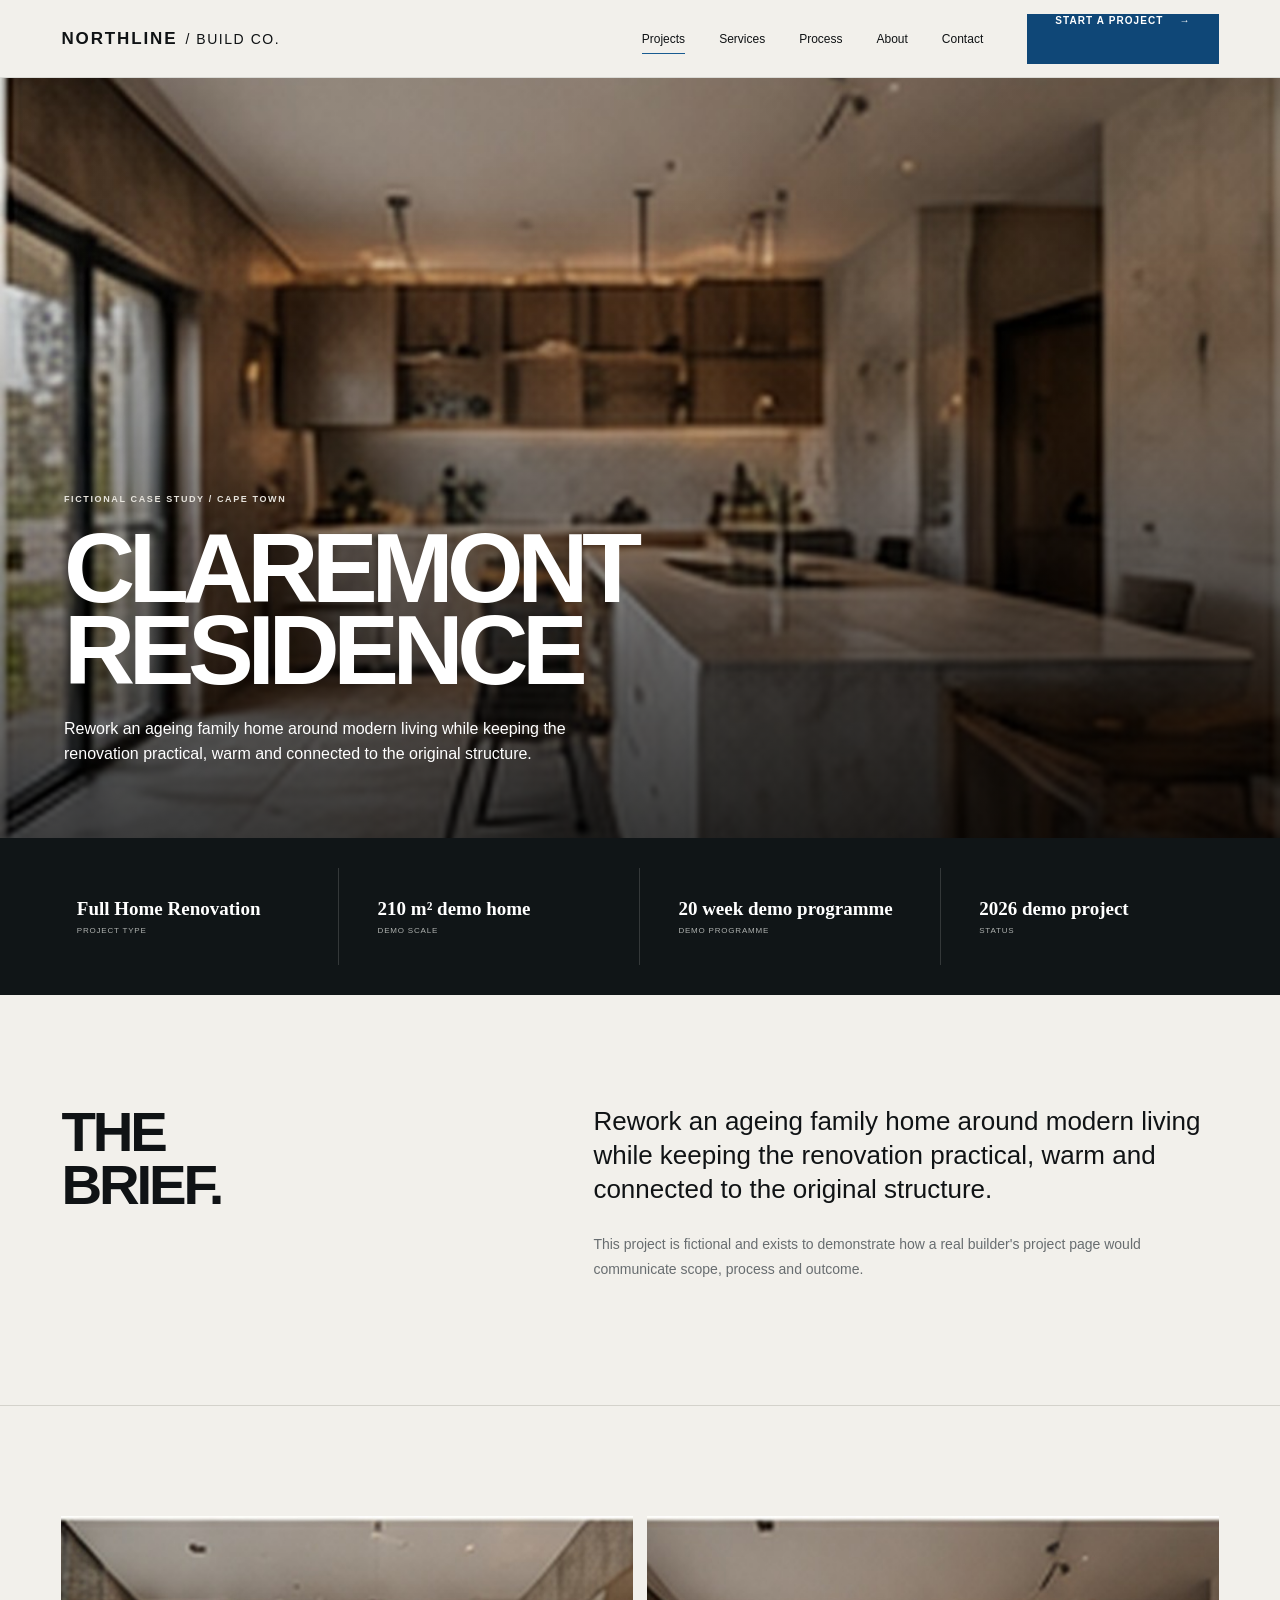
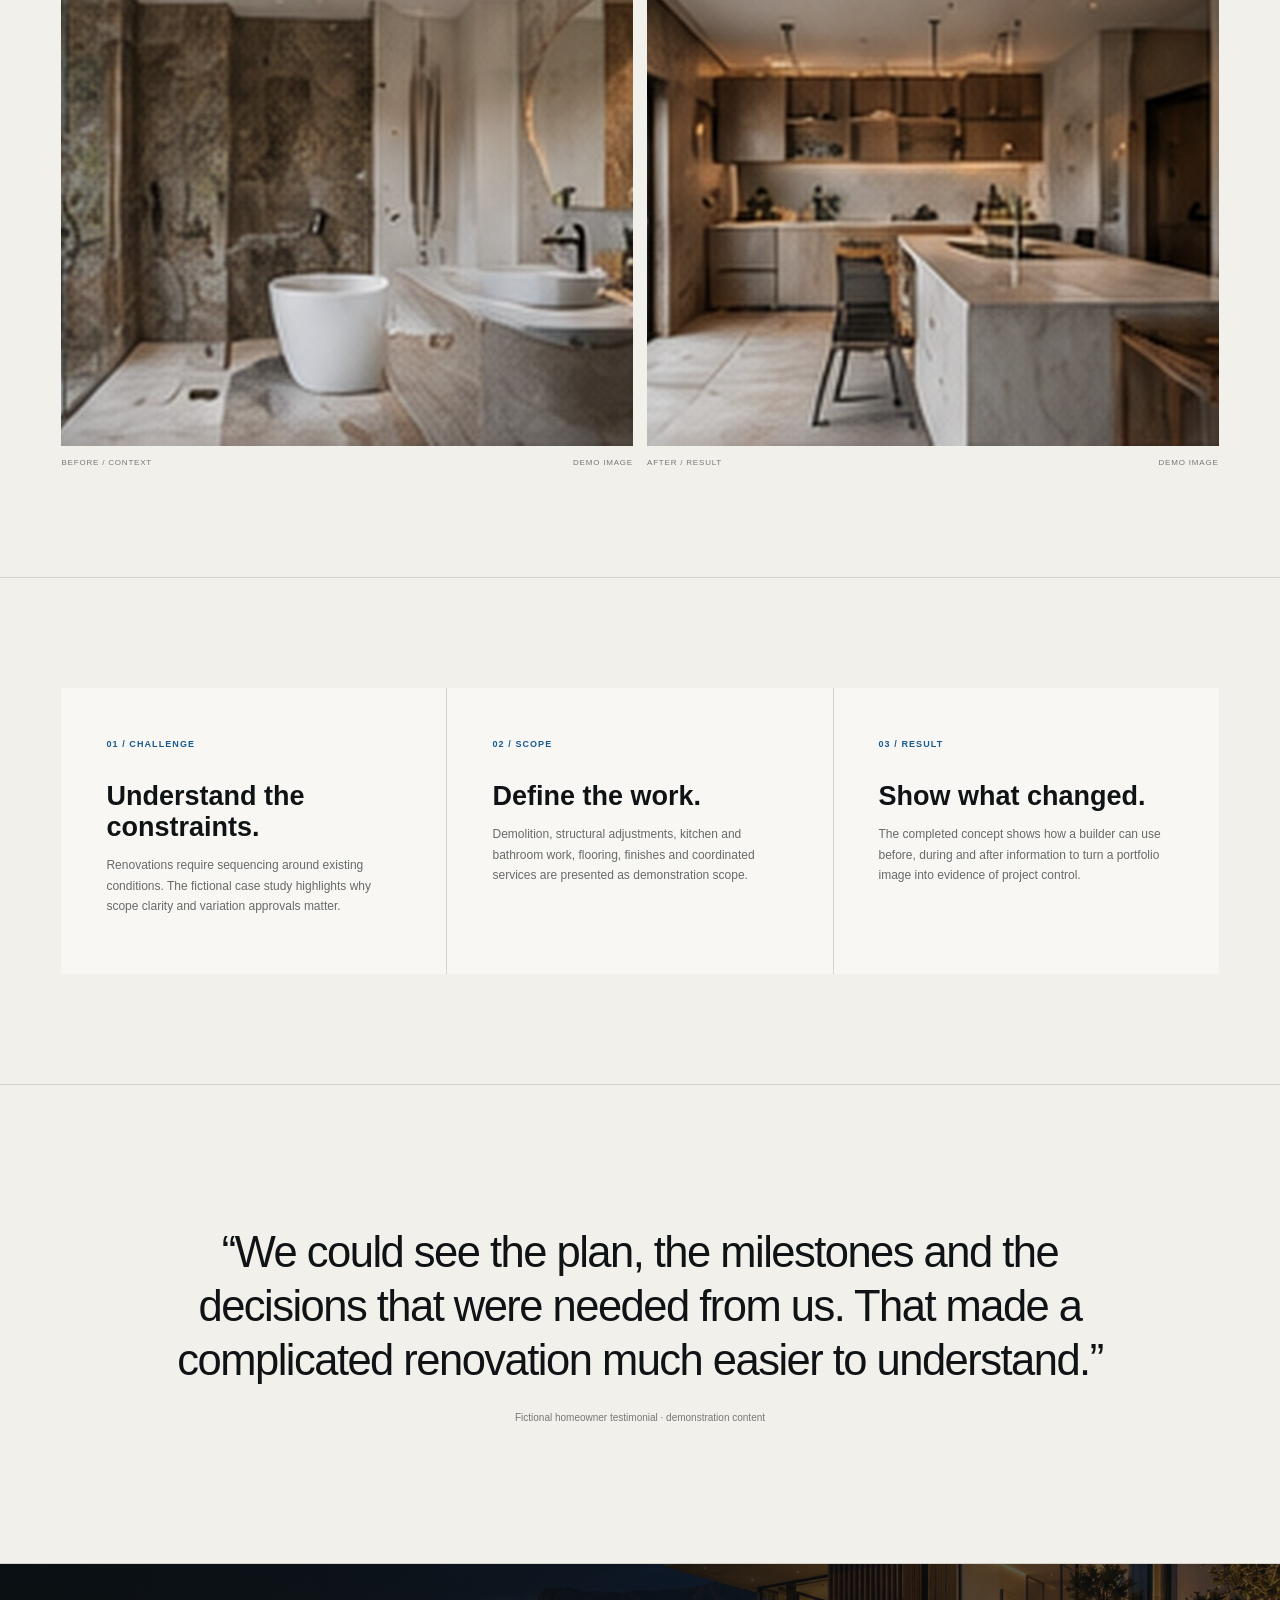
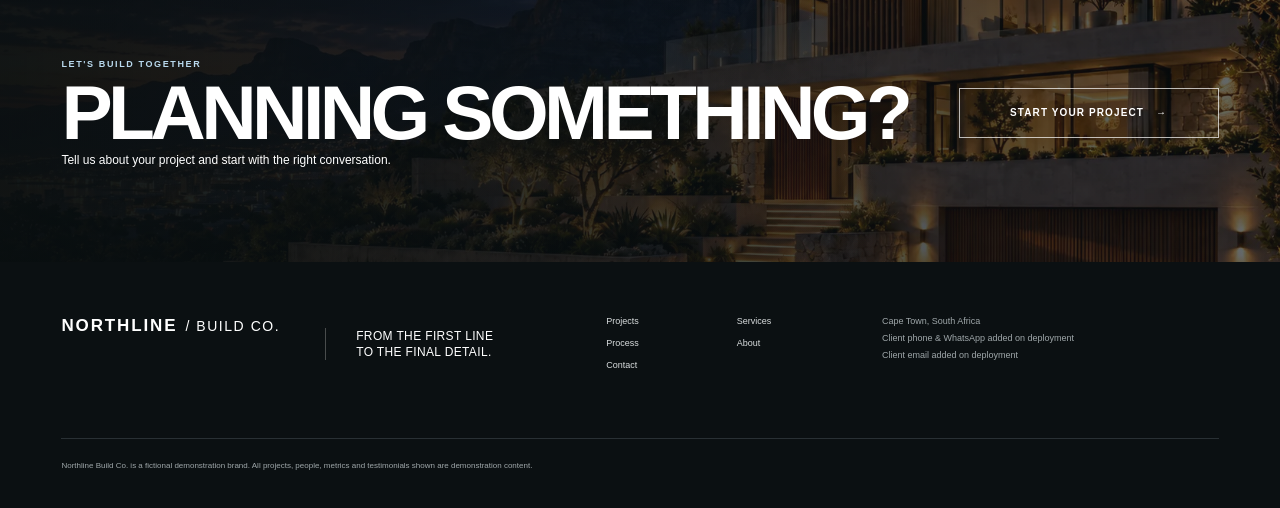
<file: project-claremont.html>
<!doctype html><html lang="en"><head><meta charset="utf-8"><meta name="viewport" content="width=device-width,initial-scale=1,viewport-fit=cover"><meta name="description" content="Fictional full home renovation case study for the Northline Build Co. demonstration website."><meta name="robots" content="noindex,nofollow"><meta name="theme-color" content="#f2f0eb"><meta property="og:type" content="website"><meta property="og:title" content="CLAREMONT RESIDENCE | Northline Build Co."><meta property="og:description" content="Fictional full home renovation case study for the Northline Build Co. demonstration website."><title>CLAREMONT RESIDENCE | Northline Build Co.</title><link rel="icon" href="favicon.svg" type="image/svg+xml"><link rel="stylesheet" href="styles.css"><link rel="stylesheet" href="secondary-v2-responsive.css?v=3"><script type="application/ld+json">{"@context":"https://schema.org","@type":"HomeAndConstructionBusiness","name":"Northline Build Co.","description":"Fictional residential construction demonstration brand for Cape Town.","areaServed":"Cape Town, South Africa"}</script></head><body><a class="skip-link" href="#main">Skip to content</a><header class="site-header" id="top"><a class="brand " href="index.html" aria-label="Northline Build Co. home"><span class="brand-mark" aria-hidden="true"><i></i><i></i></span><span class="brand-copy"><strong>NORTHLINE</strong><small>BUILD CO.</small></span></a><nav class="desktop-nav" aria-label="Primary navigation"><a href="projects.html" aria-current="page">Projects</a><a href="index.html#services">Services</a><a href="process.html">Process</a><a href="about.html">About</a><a href="contact.html">Contact</a></nav><a class="header-cta" href="contact.html#project-enquiry">START A PROJECT <span>→</span></a><button class="menu-toggle" type="button" aria-expanded="false" aria-controls="mobile-nav" aria-label="Open menu"><span></span><span></span></button><nav class="mobile-nav" id="mobile-nav" aria-label="Mobile navigation"><a href="projects.html" aria-current="page">Projects</a><a href="index.html#services">Services</a><a href="process.html">Process</a><a href="about.html">About</a><a href="contact.html">Contact</a><a class="btn primary" href="contact.html#project-enquiry">Start a project →</a></nav></header><main id="main" class="page-main"><section class="project-hero" style="background-image:url('assets/service-renovation.jpg')"><div class="project-hero-content"><p class="eyebrow">FICTIONAL CASE STUDY / CAPE TOWN</p><h1>CLAREMONT<br>RESIDENCE</h1><p>Rework an ageing family home around modern living while keeping the renovation practical, warm and connected to the original structure.</p></div></section><section class="detail-band"><div class="inner"><div><strong>Full Home Renovation</strong><small>PROJECT TYPE</small></div><div><strong>210 m² demo home</strong><small>DEMO SCALE</small></div><div><strong>20 week demo programme</strong><small>DEMO PROGRAMME</small></div><div><strong>2026 demo project</strong><small>STATUS</small></div></div></section><section class="page-section"><div class="project-story"><h2>THE<br>BRIEF.</h2><div class="story-copy"><p class="lead">Rework an ageing family home around modern living while keeping the renovation practical, warm and connected to the original structure.</p><p>This project is fictional and exists to demonstrate how a real builder's project page would communicate scope, process and outcome.</p></div></div></section><section class="page-section"><div class="gallery-two"><div><img src="assets/service-kitchen.jpg" alt="Demonstration before or context view for CLAREMONT RESIDENCE" loading="lazy"><div class="gallery-label"><span>BEFORE / CONTEXT</span><span>DEMO IMAGE</span></div></div><div><img src="assets/service-renovation.jpg" alt="Demonstration completed view for CLAREMONT RESIDENCE" loading="lazy"><div class="gallery-label"><span>AFTER / RESULT</span><span>DEMO IMAGE</span></div></div></div></section><section class="page-section"><div class="project-challenge"><article><span>01 / CHALLENGE</span><h3>Understand the constraints.</h3><p>Renovations require sequencing around existing conditions. The fictional case study highlights why scope clarity and variation approvals matter.</p></article><article><span>02 / SCOPE</span><h3>Define the work.</h3><p>Demolition, structural adjustments, kitchen and bathroom work, flooring, finishes and coordinated services are presented as demonstration scope.</p></article><article><span>03 / RESULT</span><h3>Show what changed.</h3><p>The completed concept shows how a builder can use before, during and after information to turn a portfolio image into evidence of project control.</p></article></div></section><section class="page-section"><blockquote class="project-quote"><q>We could see the plan, the milestones and the decisions that were needed from us. That made a complicated renovation much easier to understand.</q><footer>Fictional homeowner testimonial · demonstration content</footer></blockquote></section><section class="project-cta"><div><p class="eyebrow">LET'S BUILD TOGETHER</p><h2>PLANNING SOMETHING?</h2><p>Tell us about your project and start with the right conversation.</p></div><a class="btn primary light-cta" href="contact.html#project-enquiry">START YOUR PROJECT <span>→</span></a></section></main><footer class="site-footer"><div class="footer-brand"><a class="brand inverted" href="index.html" aria-label="Northline Build Co. home"><span class="brand-mark" aria-hidden="true"><i></i><i></i></span><span class="brand-copy"><strong>NORTHLINE</strong><small>BUILD CO.</small></span></a><p>FROM THE FIRST LINE<br>TO THE FINAL DETAIL.</p></div><nav aria-label="Footer"><a href="projects.html">Projects</a><a href="index.html#services">Services</a><a href="process.html">Process</a><a href="about.html">About</a><a href="contact.html">Contact</a></nav><div class="footer-contact"><p>Cape Town, South Africa</p><p>Client phone &amp; WhatsApp added on deployment</p><p>Client email added on deployment</p></div><p class="demo-note">Northline Build Co. is a fictional demonstration brand. All projects, people, metrics and testimonials shown are demonstration content.</p></footer><div class="mobile-action-bar" aria-label="Quick actions"><button class="demo-contact-action" type="button" data-channel="Call">CALL</button><button class="demo-contact-action" type="button" data-channel="WhatsApp">WHATSAPP</button><a href="contact.html#project-enquiry">START PROJECT</a></div><div class="demo-toast" role="status" aria-live="polite"></div><script src="app.js?v=3"></script><script src="responsive-fit.js?v=3"></script></body></html>
</file>
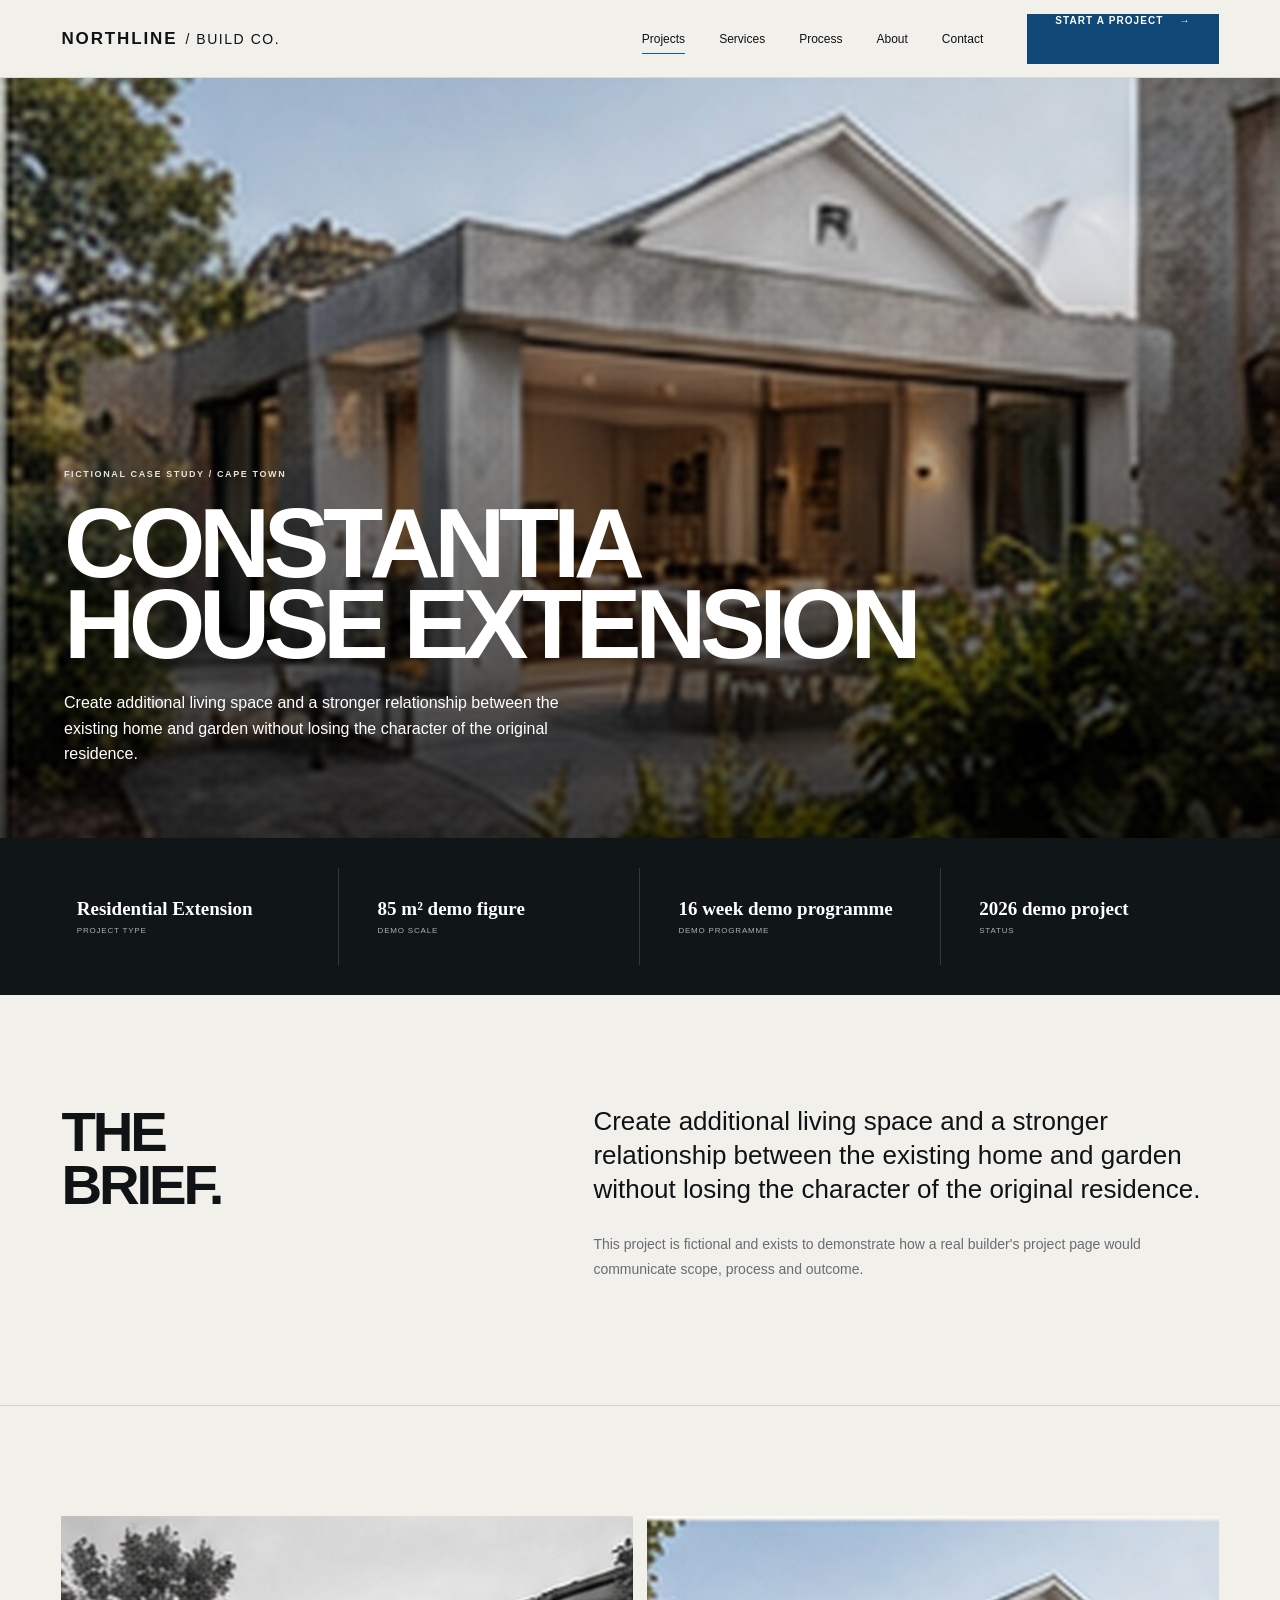
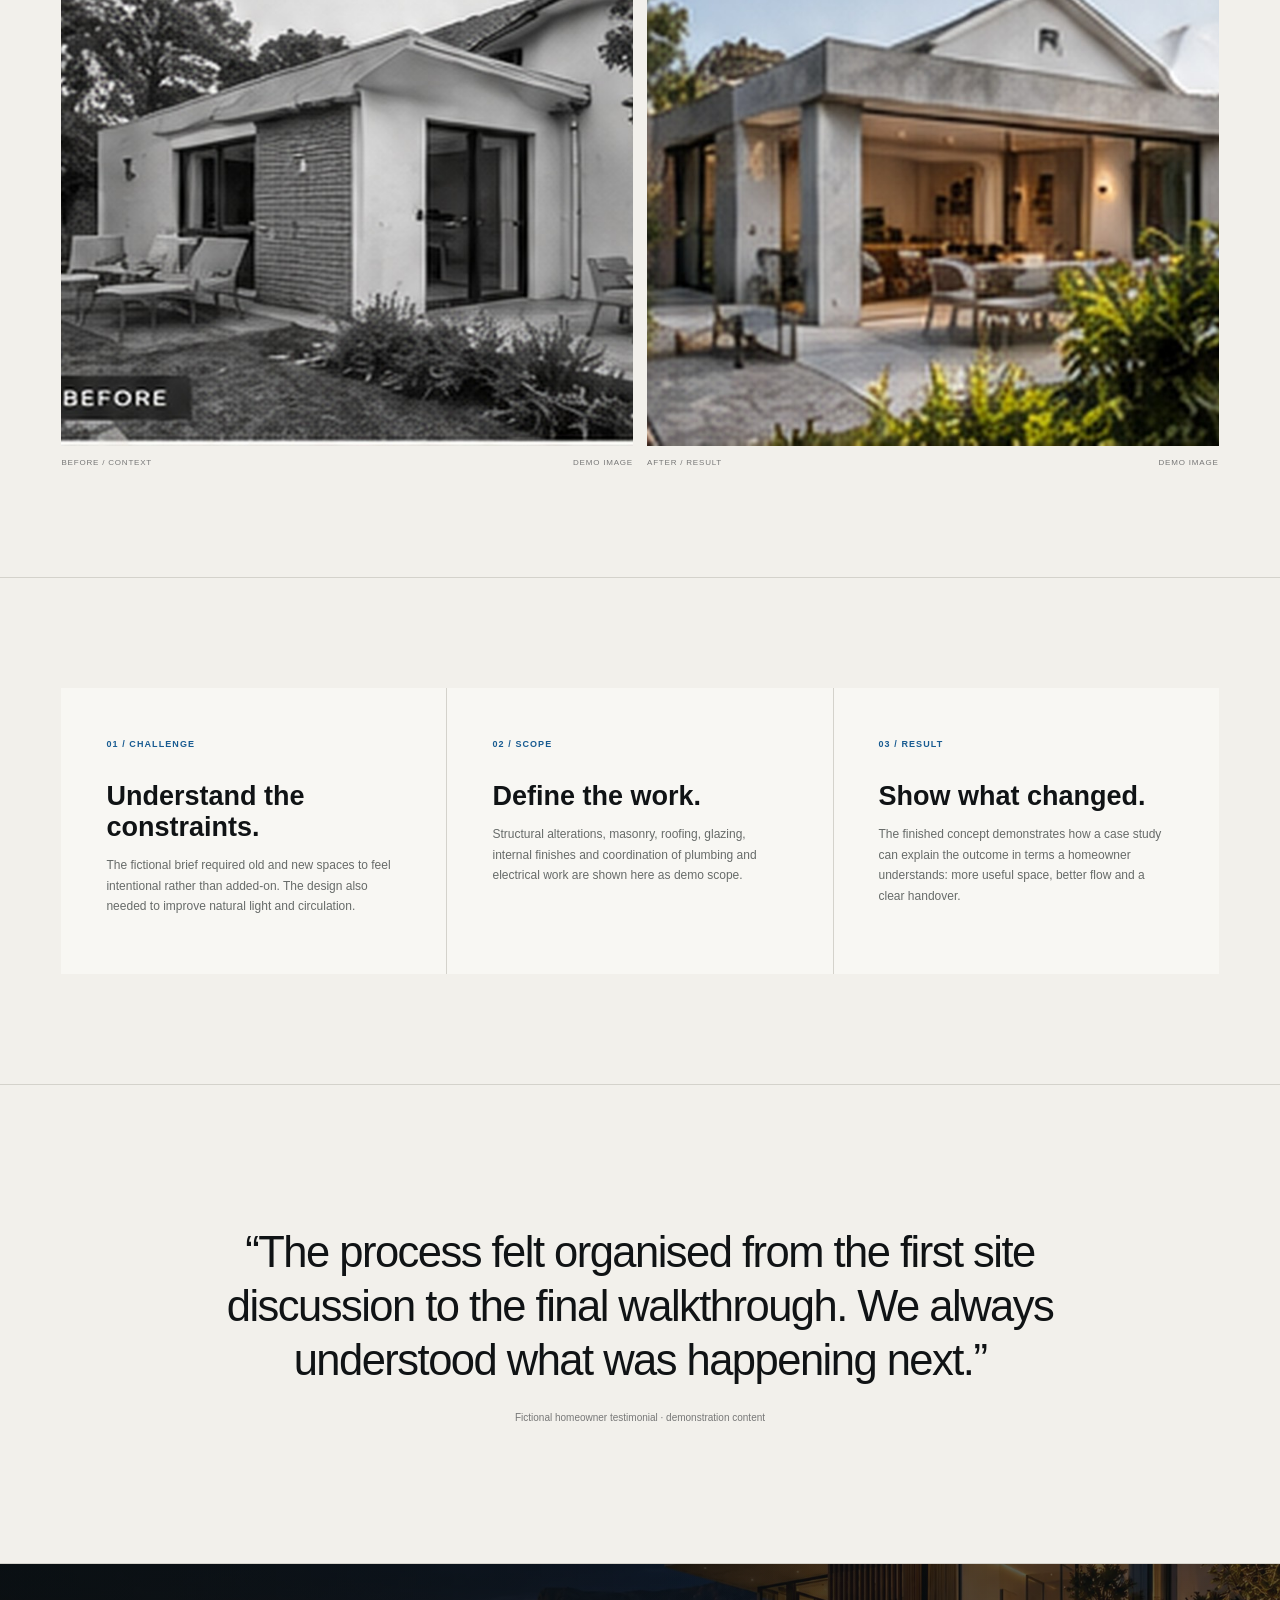
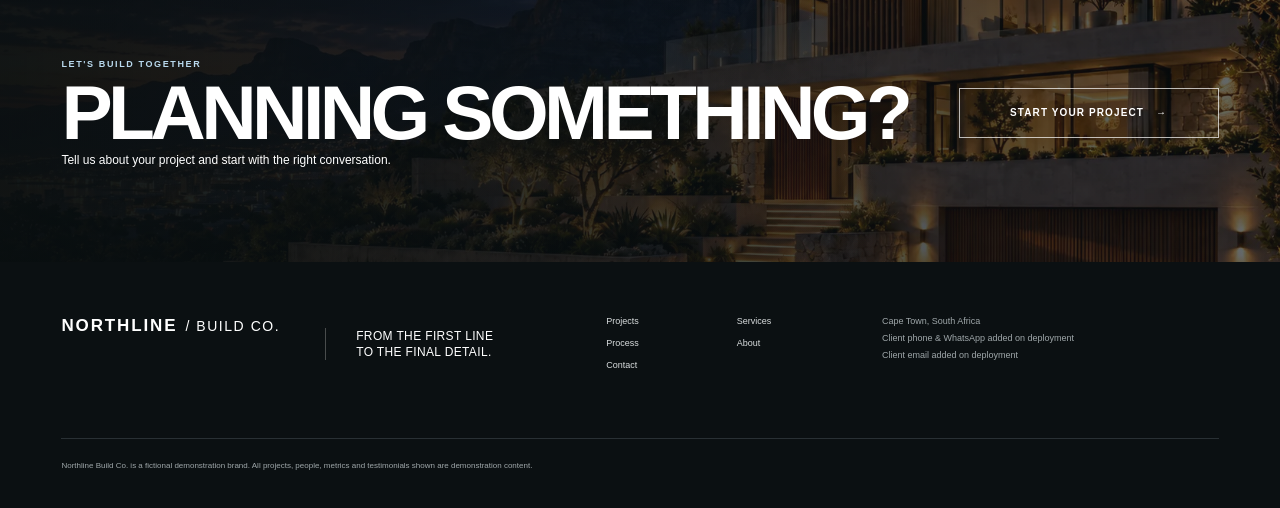
<file: project-constantia.html>
<!doctype html><html lang="en"><head><meta charset="utf-8"><meta name="viewport" content="width=device-width,initial-scale=1,viewport-fit=cover"><meta name="description" content="Fictional residential extension case study for the Northline Build Co. demonstration website."><meta name="robots" content="noindex,nofollow"><meta name="theme-color" content="#f2f0eb"><meta property="og:type" content="website"><meta property="og:title" content="CONSTANTIA HOUSE EXTENSION | Northline Build Co."><meta property="og:description" content="Fictional residential extension case study for the Northline Build Co. demonstration website."><title>CONSTANTIA HOUSE EXTENSION | Northline Build Co.</title><link rel="icon" href="favicon.svg" type="image/svg+xml"><link rel="stylesheet" href="styles.css"><link rel="stylesheet" href="secondary-v2-responsive.css?v=3"><script type="application/ld+json">{"@context":"https://schema.org","@type":"HomeAndConstructionBusiness","name":"Northline Build Co.","description":"Fictional residential construction demonstration brand for Cape Town.","areaServed":"Cape Town, South Africa"}</script></head><body><a class="skip-link" href="#main">Skip to content</a><header class="site-header" id="top"><a class="brand " href="index.html" aria-label="Northline Build Co. home"><span class="brand-mark" aria-hidden="true"><i></i><i></i></span><span class="brand-copy"><strong>NORTHLINE</strong><small>BUILD CO.</small></span></a><nav class="desktop-nav" aria-label="Primary navigation"><a href="projects.html" aria-current="page">Projects</a><a href="index.html#services">Services</a><a href="process.html">Process</a><a href="about.html">About</a><a href="contact.html">Contact</a></nav><a class="header-cta" href="contact.html#project-enquiry">START A PROJECT <span>→</span></a><button class="menu-toggle" type="button" aria-expanded="false" aria-controls="mobile-nav" aria-label="Open menu"><span></span><span></span></button><nav class="mobile-nav" id="mobile-nav" aria-label="Mobile navigation"><a href="projects.html" aria-current="page">Projects</a><a href="index.html#services">Services</a><a href="process.html">Process</a><a href="about.html">About</a><a href="contact.html">Contact</a><a class="btn primary" href="contact.html#project-enquiry">Start a project →</a></nav></header><main id="main" class="page-main"><section class="project-hero" style="background-image:url('assets/service-extension.jpg')"><div class="project-hero-content"><p class="eyebrow">FICTIONAL CASE STUDY / CAPE TOWN</p><h1>CONSTANTIA<br>HOUSE EXTENSION</h1><p>Create additional living space and a stronger relationship between the existing home and garden without losing the character of the original residence.</p></div></section><section class="detail-band"><div class="inner"><div><strong>Residential Extension</strong><small>PROJECT TYPE</small></div><div><strong>85 m² demo figure</strong><small>DEMO SCALE</small></div><div><strong>16 week demo programme</strong><small>DEMO PROGRAMME</small></div><div><strong>2026 demo project</strong><small>STATUS</small></div></div></section><section class="page-section"><div class="project-story"><h2>THE<br>BRIEF.</h2><div class="story-copy"><p class="lead">Create additional living space and a stronger relationship between the existing home and garden without losing the character of the original residence.</p><p>This project is fictional and exists to demonstrate how a real builder's project page would communicate scope, process and outcome.</p></div></div></section><section class="page-section"><div class="gallery-two"><div><img src="assets/constantia-before.jpg" alt="Demonstration before or context view for CONSTANTIA HOUSE EXTENSION" loading="lazy"><div class="gallery-label"><span>BEFORE / CONTEXT</span><span>DEMO IMAGE</span></div></div><div><img src="assets/service-extension.jpg" alt="Demonstration completed view for CONSTANTIA HOUSE EXTENSION" loading="lazy"><div class="gallery-label"><span>AFTER / RESULT</span><span>DEMO IMAGE</span></div></div></div></section><section class="page-section"><div class="project-challenge"><article><span>01 / CHALLENGE</span><h3>Understand the constraints.</h3><p>The fictional brief required old and new spaces to feel intentional rather than added-on. The design also needed to improve natural light and circulation.</p></article><article><span>02 / SCOPE</span><h3>Define the work.</h3><p>Structural alterations, masonry, roofing, glazing, internal finishes and coordination of plumbing and electrical work are shown here as demo scope.</p></article><article><span>03 / RESULT</span><h3>Show what changed.</h3><p>The finished concept demonstrates how a case study can explain the outcome in terms a homeowner understands: more useful space, better flow and a clear handover.</p></article></div></section><section class="page-section"><blockquote class="project-quote"><q>The process felt organised from the first site discussion to the final walkthrough. We always understood what was happening next.</q><footer>Fictional homeowner testimonial · demonstration content</footer></blockquote></section><section class="project-cta"><div><p class="eyebrow">LET'S BUILD TOGETHER</p><h2>PLANNING SOMETHING?</h2><p>Tell us about your project and start with the right conversation.</p></div><a class="btn primary light-cta" href="contact.html#project-enquiry">START YOUR PROJECT <span>→</span></a></section></main><footer class="site-footer"><div class="footer-brand"><a class="brand inverted" href="index.html" aria-label="Northline Build Co. home"><span class="brand-mark" aria-hidden="true"><i></i><i></i></span><span class="brand-copy"><strong>NORTHLINE</strong><small>BUILD CO.</small></span></a><p>FROM THE FIRST LINE<br>TO THE FINAL DETAIL.</p></div><nav aria-label="Footer"><a href="projects.html">Projects</a><a href="index.html#services">Services</a><a href="process.html">Process</a><a href="about.html">About</a><a href="contact.html">Contact</a></nav><div class="footer-contact"><p>Cape Town, South Africa</p><p>Client phone &amp; WhatsApp added on deployment</p><p>Client email added on deployment</p></div><p class="demo-note">Northline Build Co. is a fictional demonstration brand. All projects, people, metrics and testimonials shown are demonstration content.</p></footer><div class="mobile-action-bar" aria-label="Quick actions"><button class="demo-contact-action" type="button" data-channel="Call">CALL</button><button class="demo-contact-action" type="button" data-channel="WhatsApp">WHATSAPP</button><a href="contact.html#project-enquiry">START PROJECT</a></div><div class="demo-toast" role="status" aria-live="polite"></div><script src="app.js?v=3"></script><script src="responsive-fit.js?v=3"></script></body></html>
</file>
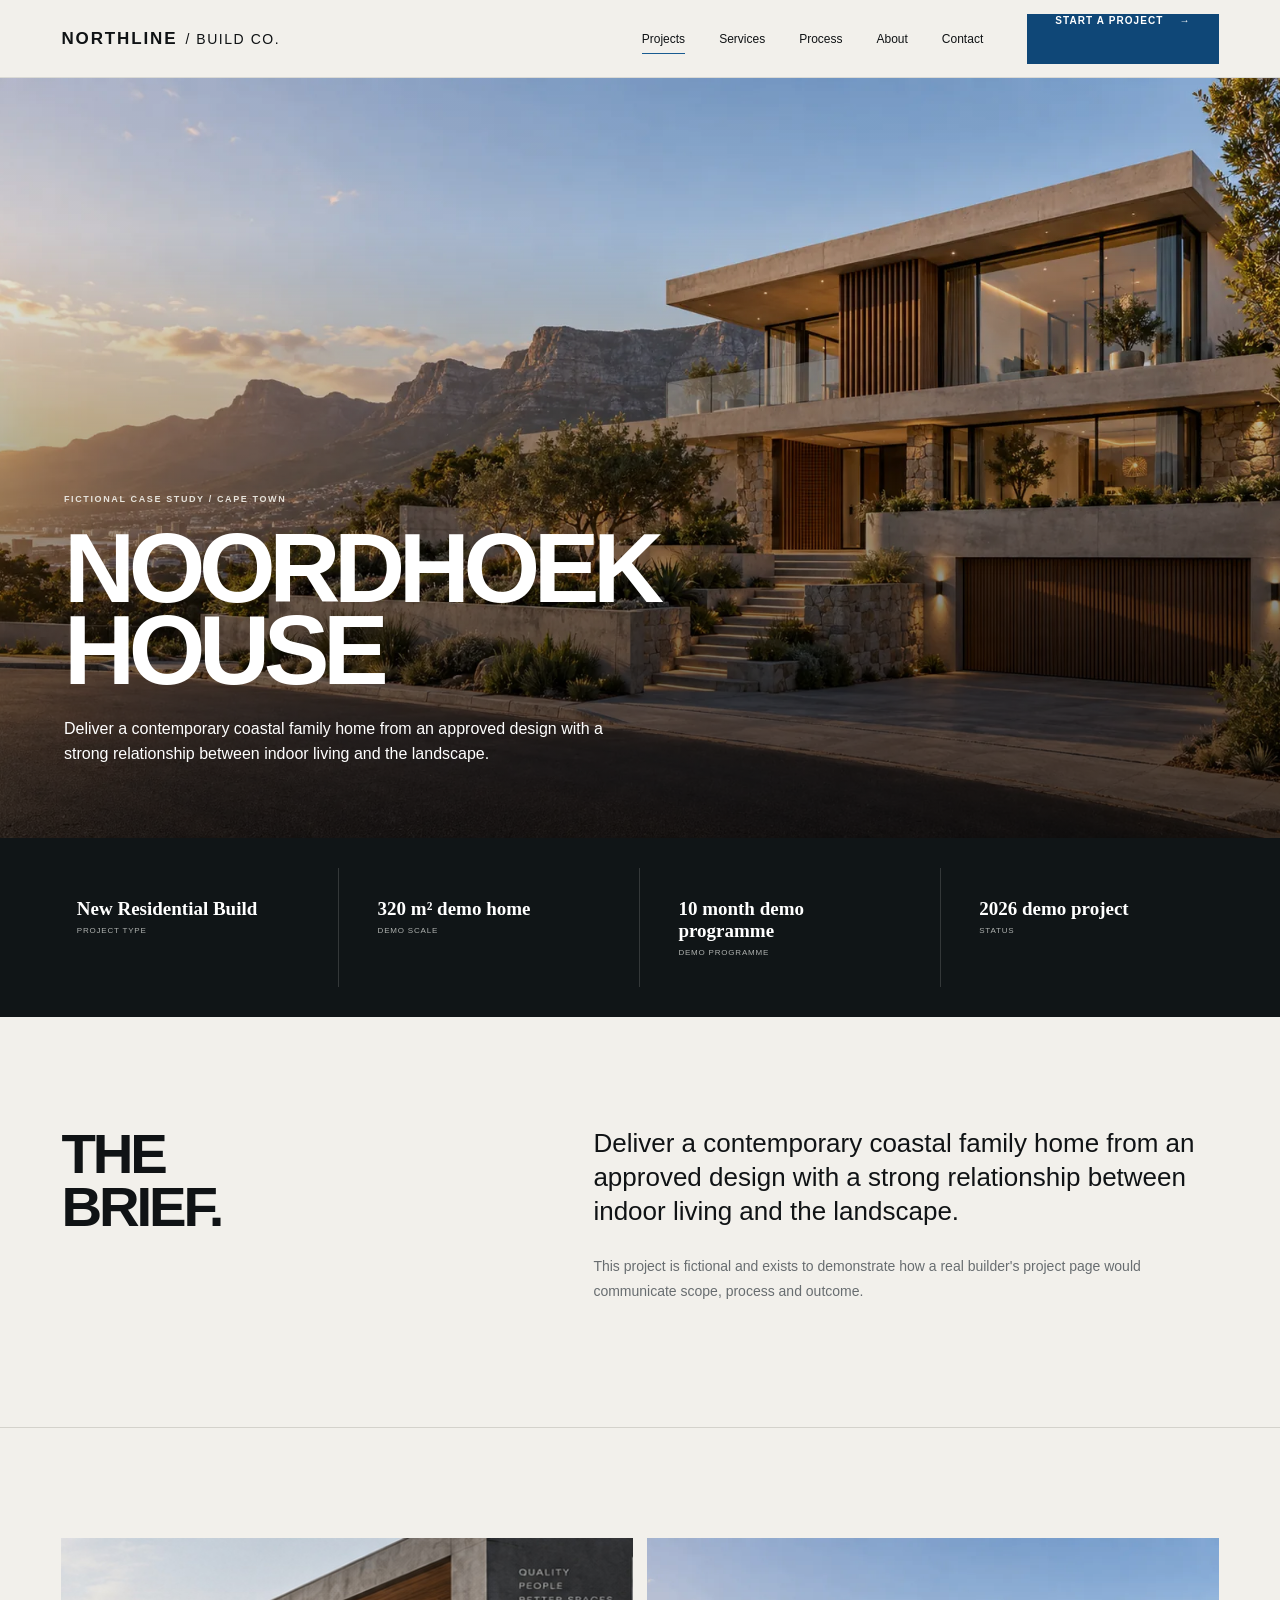
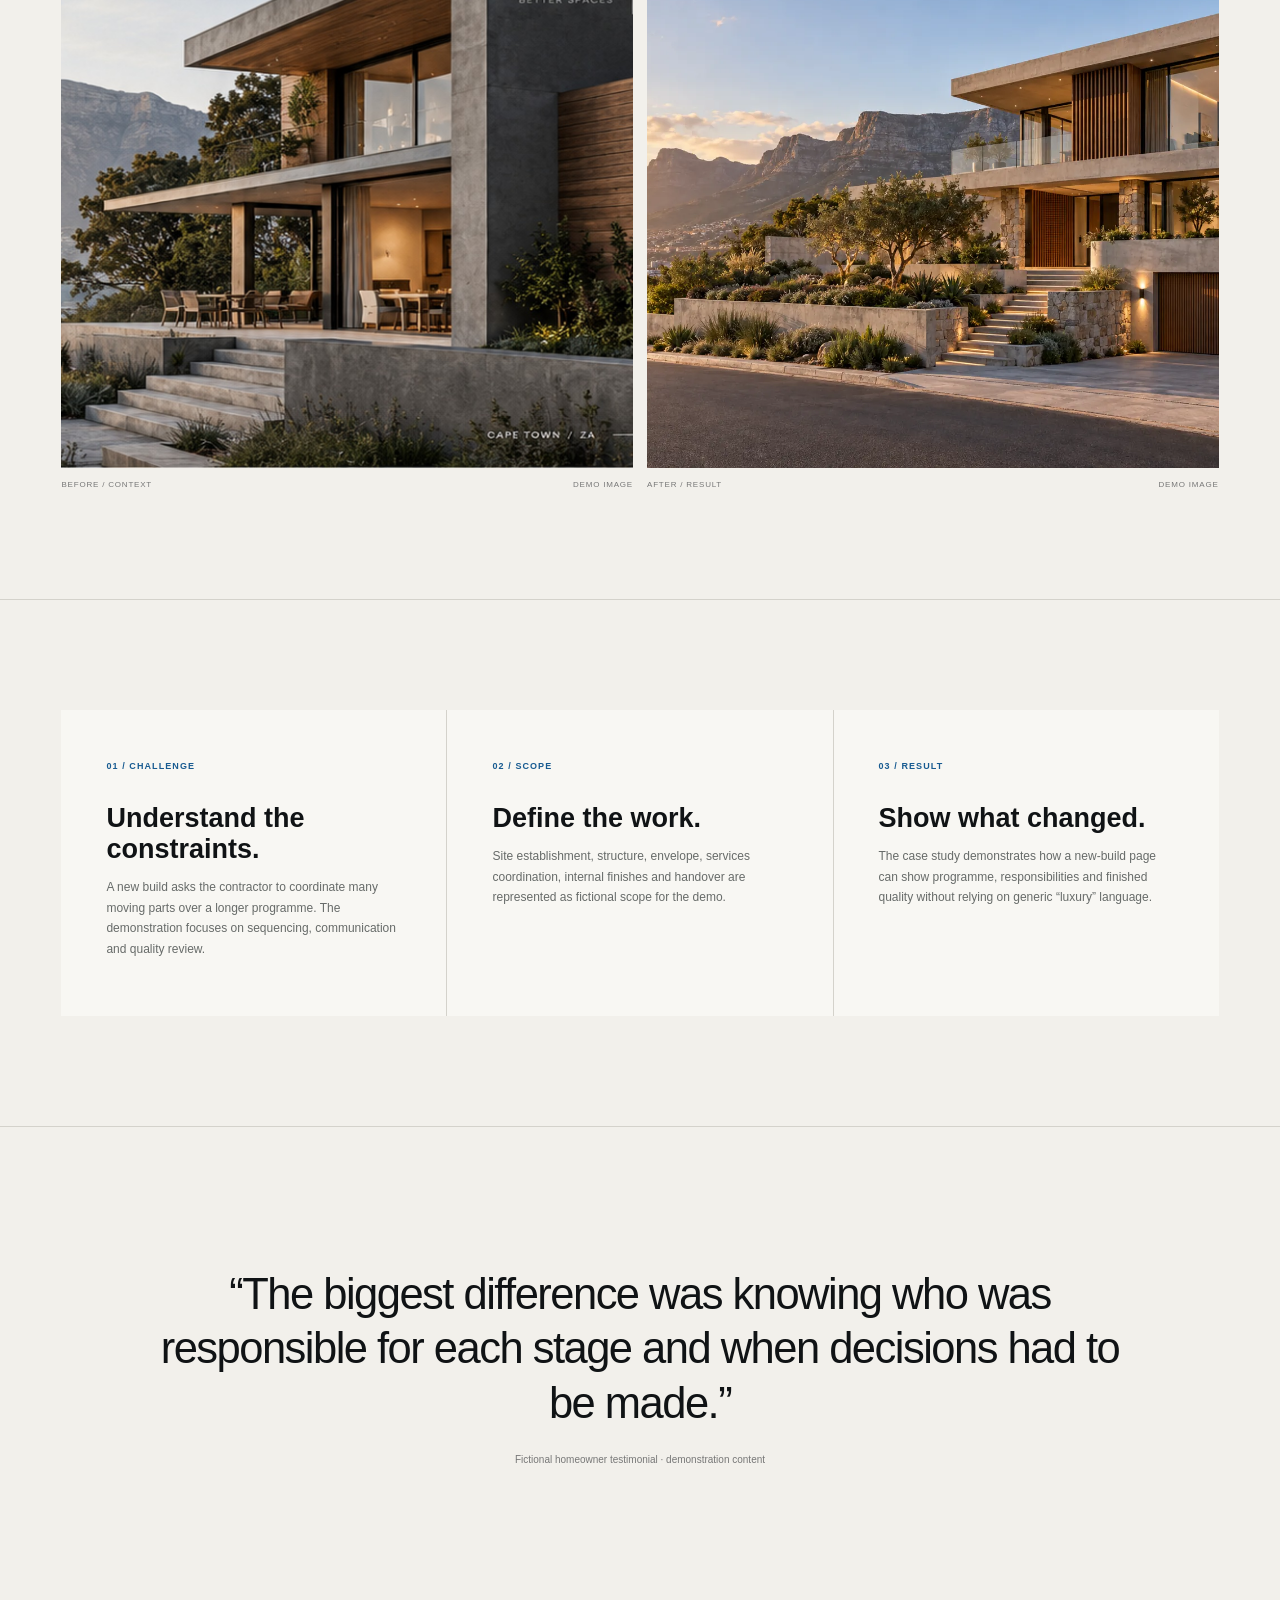
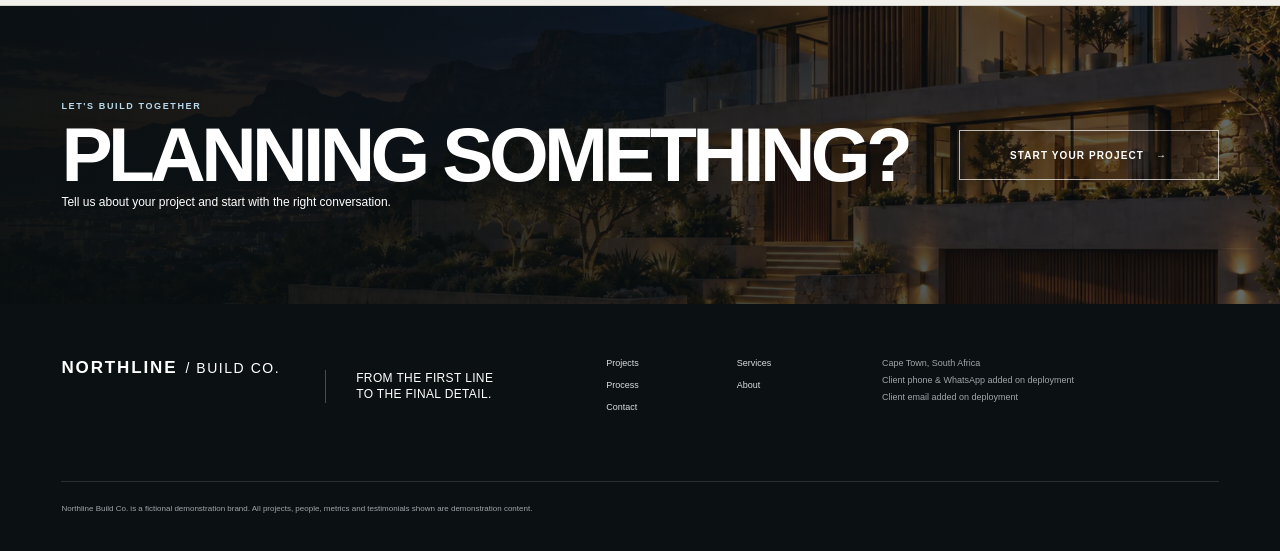
<file: project-noordhoek.html>
<!doctype html><html lang="en"><head><meta charset="utf-8"><meta name="viewport" content="width=device-width,initial-scale=1,viewport-fit=cover"><meta name="description" content="Fictional new residential build case study for the Northline Build Co. demonstration website."><meta name="robots" content="noindex,nofollow"><meta name="theme-color" content="#f2f0eb"><meta property="og:type" content="website"><meta property="og:title" content="NOORDHOEK HOUSE | Northline Build Co."><meta property="og:description" content="Fictional new residential build case study for the Northline Build Co. demonstration website."><title>NOORDHOEK HOUSE | Northline Build Co.</title><link rel="icon" href="favicon.svg" type="image/svg+xml"><link rel="stylesheet" href="styles.css"><link rel="stylesheet" href="secondary-v2-responsive.css?v=3"><script type="application/ld+json">{"@context":"https://schema.org","@type":"HomeAndConstructionBusiness","name":"Northline Build Co.","description":"Fictional residential construction demonstration brand for Cape Town.","areaServed":"Cape Town, South Africa"}</script></head><body><a class="skip-link" href="#main">Skip to content</a><header class="site-header" id="top"><a class="brand " href="index.html" aria-label="Northline Build Co. home"><span class="brand-mark" aria-hidden="true"><i></i><i></i></span><span class="brand-copy"><strong>NORTHLINE</strong><small>BUILD CO.</small></span></a><nav class="desktop-nav" aria-label="Primary navigation"><a href="projects.html" aria-current="page">Projects</a><a href="index.html#services">Services</a><a href="process.html">Process</a><a href="about.html">About</a><a href="contact.html">Contact</a></nav><a class="header-cta" href="contact.html#project-enquiry">START A PROJECT <span>→</span></a><button class="menu-toggle" type="button" aria-expanded="false" aria-controls="mobile-nav" aria-label="Open menu"><span></span><span></span></button><nav class="mobile-nav" id="mobile-nav" aria-label="Mobile navigation"><a href="projects.html" aria-current="page">Projects</a><a href="index.html#services">Services</a><a href="process.html">Process</a><a href="about.html">About</a><a href="contact.html">Contact</a><a class="btn primary" href="contact.html#project-enquiry">Start a project →</a></nav></header><main id="main" class="page-main"><section class="project-hero" style="background-image:url('assets/sequence/desktop/01-complete-daylight.webp')"><div class="project-hero-content"><p class="eyebrow">FICTIONAL CASE STUDY / CAPE TOWN</p><h1>NOORDHOEK<br>HOUSE</h1><p>Deliver a contemporary coastal family home from an approved design with a strong relationship between indoor living and the landscape.</p></div></section><section class="detail-band"><div class="inner"><div><strong>New Residential Build</strong><small>PROJECT TYPE</small></div><div><strong>320 m² demo home</strong><small>DEMO SCALE</small></div><div><strong>10 month demo programme</strong><small>DEMO PROGRAMME</small></div><div><strong>2026 demo project</strong><small>STATUS</small></div></div></section><section class="page-section"><div class="project-story"><h2>THE<br>BRIEF.</h2><div class="story-copy"><p class="lead">Deliver a contemporary coastal family home from an approved design with a strong relationship between indoor living and the landscape.</p><p>This project is fictional and exists to demonstrate how a real builder's project page would communicate scope, process and outcome.</p></div></div></section><section class="page-section"><div class="gallery-two"><div><img src="assets/hero-house.jpg" alt="Demonstration before or context view for NOORDHOEK HOUSE" loading="lazy"><div class="gallery-label"><span>BEFORE / CONTEXT</span><span>DEMO IMAGE</span></div></div><div><img src="assets/sequence/desktop/01-complete-daylight.webp" alt="Demonstration completed view for NOORDHOEK HOUSE" loading="lazy"><div class="gallery-label"><span>AFTER / RESULT</span><span>DEMO IMAGE</span></div></div></div></section><section class="page-section"><div class="project-challenge"><article><span>01 / CHALLENGE</span><h3>Understand the constraints.</h3><p>A new build asks the contractor to coordinate many moving parts over a longer programme. The demonstration focuses on sequencing, communication and quality review.</p></article><article><span>02 / SCOPE</span><h3>Define the work.</h3><p>Site establishment, structure, envelope, services coordination, internal finishes and handover are represented as fictional scope for the demo.</p></article><article><span>03 / RESULT</span><h3>Show what changed.</h3><p>The case study demonstrates how a new-build page can show programme, responsibilities and finished quality without relying on generic “luxury” language.</p></article></div></section><section class="page-section"><blockquote class="project-quote"><q>The biggest difference was knowing who was responsible for each stage and when decisions had to be made.</q><footer>Fictional homeowner testimonial · demonstration content</footer></blockquote></section><section class="project-cta"><div><p class="eyebrow">LET'S BUILD TOGETHER</p><h2>PLANNING SOMETHING?</h2><p>Tell us about your project and start with the right conversation.</p></div><a class="btn primary light-cta" href="contact.html#project-enquiry">START YOUR PROJECT <span>→</span></a></section></main><footer class="site-footer"><div class="footer-brand"><a class="brand inverted" href="index.html" aria-label="Northline Build Co. home"><span class="brand-mark" aria-hidden="true"><i></i><i></i></span><span class="brand-copy"><strong>NORTHLINE</strong><small>BUILD CO.</small></span></a><p>FROM THE FIRST LINE<br>TO THE FINAL DETAIL.</p></div><nav aria-label="Footer"><a href="projects.html">Projects</a><a href="index.html#services">Services</a><a href="process.html">Process</a><a href="about.html">About</a><a href="contact.html">Contact</a></nav><div class="footer-contact"><p>Cape Town, South Africa</p><p>Client phone &amp; WhatsApp added on deployment</p><p>Client email added on deployment</p></div><p class="demo-note">Northline Build Co. is a fictional demonstration brand. All projects, people, metrics and testimonials shown are demonstration content.</p></footer><div class="mobile-action-bar" aria-label="Quick actions"><button class="demo-contact-action" type="button" data-channel="Call">CALL</button><button class="demo-contact-action" type="button" data-channel="WhatsApp">WHATSAPP</button><a href="contact.html#project-enquiry">START PROJECT</a></div><div class="demo-toast" role="status" aria-live="polite"></div><script src="app.js?v=3"></script><script src="responsive-fit.js?v=3"></script></body></html>
</file>
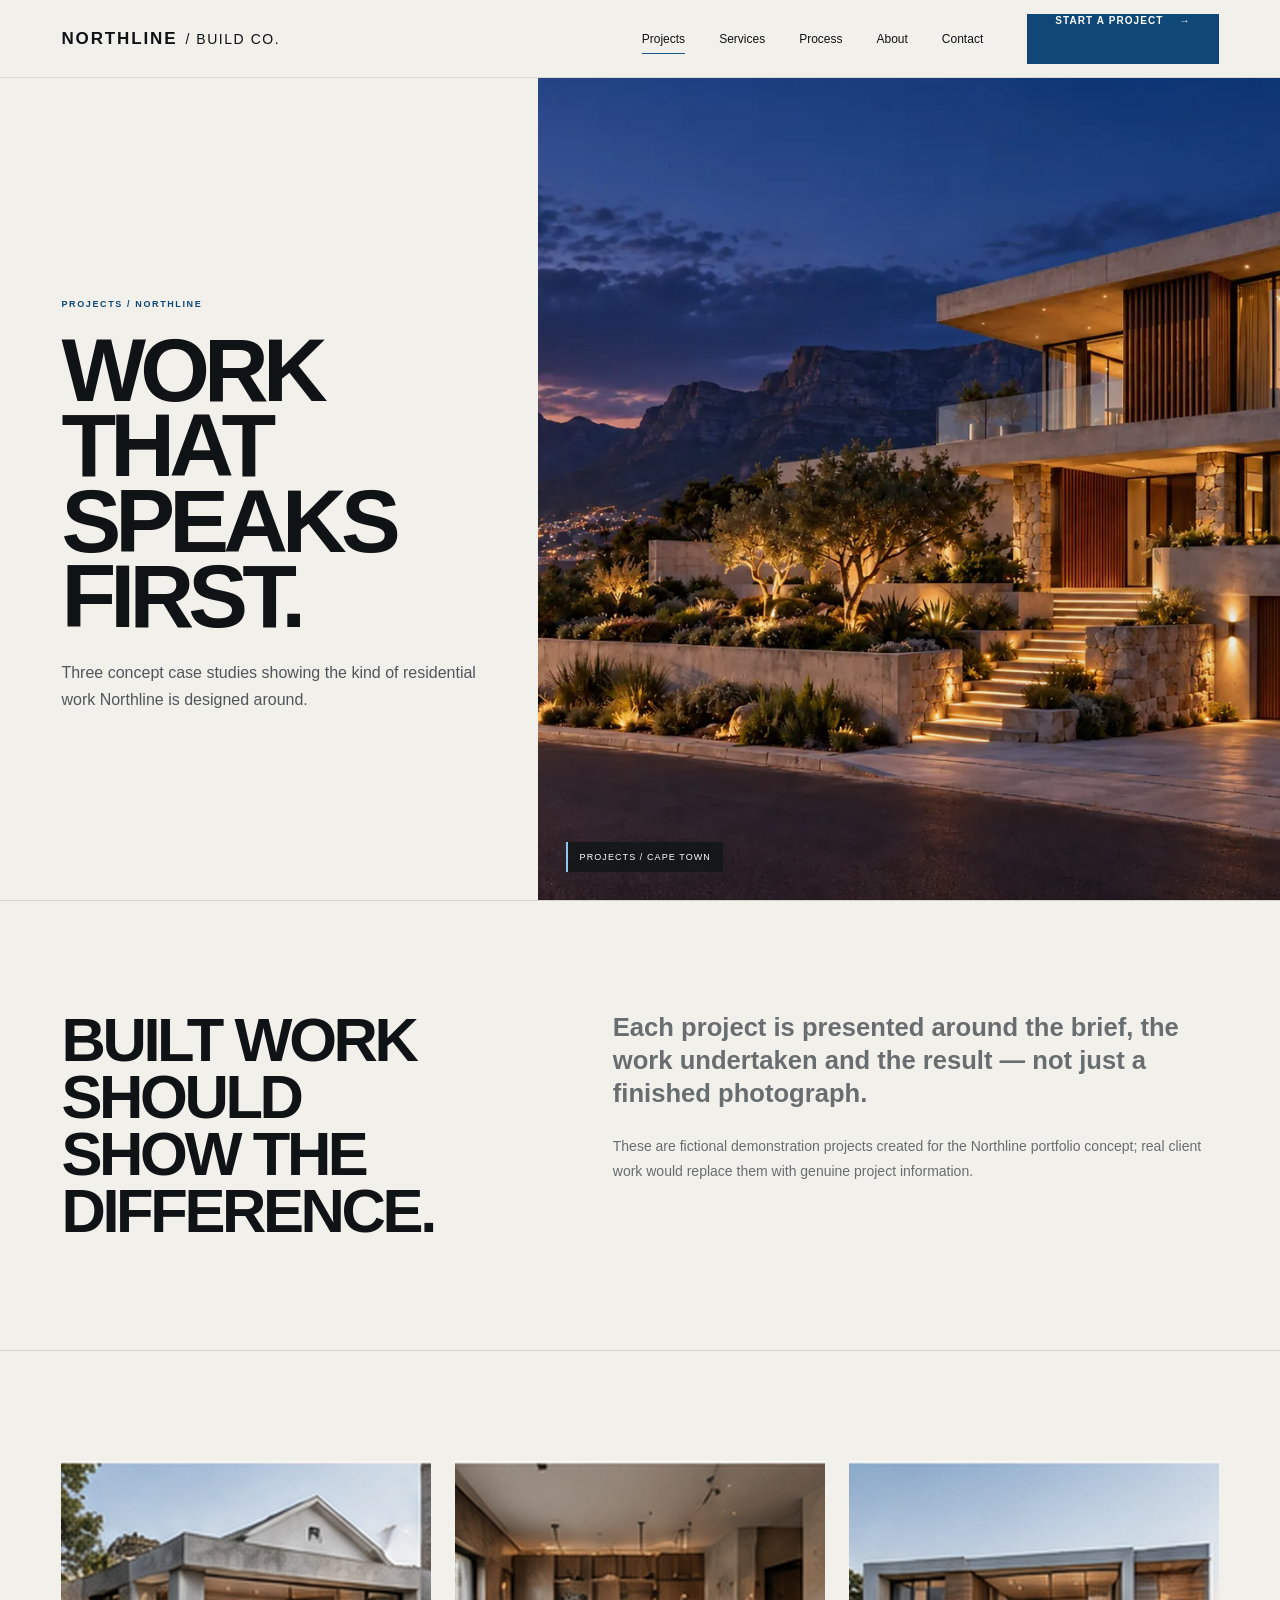
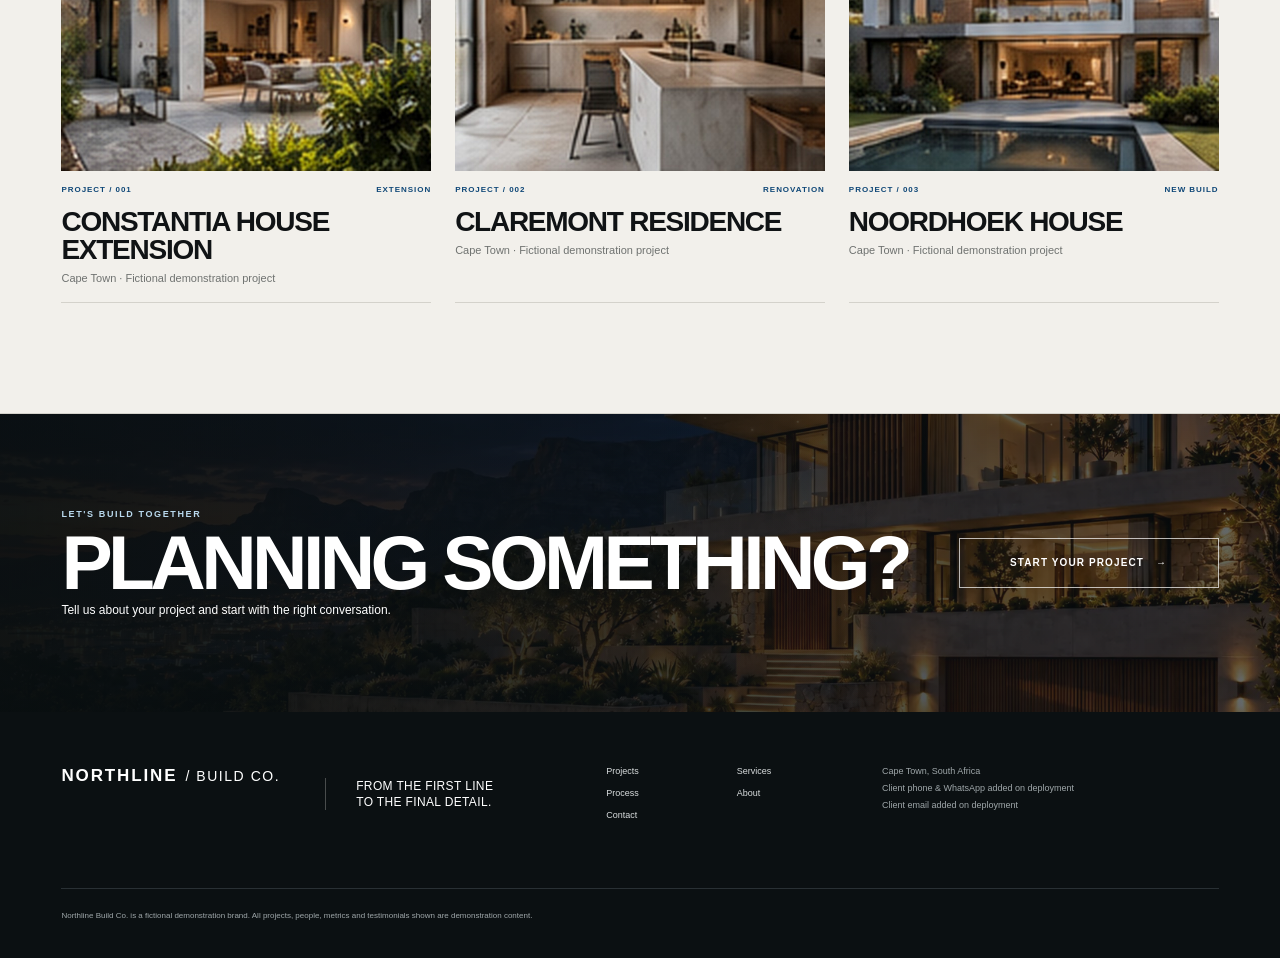
<file: projects.html>
<!doctype html><html lang="en"><head><meta charset="utf-8"><meta name="viewport" content="width=device-width,initial-scale=1,viewport-fit=cover"><meta name="description" content="Fictional residential construction case studies for the Northline Build Co. demonstration website."><meta name="robots" content="noindex,nofollow"><meta name="theme-color" content="#f2f0eb"><meta property="og:type" content="website"><meta property="og:title" content="Projects | Northline Build Co."><meta property="og:description" content="Fictional residential construction case studies for the Northline Build Co. demonstration website."><title>Projects | Northline Build Co.</title><link rel="icon" href="favicon.svg" type="image/svg+xml"><link rel="stylesheet" href="styles.css"><link rel="stylesheet" href="secondary-v2-responsive.css?v=3"><script type="application/ld+json">{"@context":"https://schema.org","@type":"HomeAndConstructionBusiness","name":"Northline Build Co.","description":"Fictional residential construction demonstration brand for Cape Town.","areaServed":"Cape Town, South Africa"}</script></head><body><a class="skip-link" href="#main">Skip to content</a><header class="site-header" id="top"><a class="brand " href="index.html" aria-label="Northline Build Co. home"><span class="brand-mark" aria-hidden="true"><i></i><i></i></span><span class="brand-copy"><strong>NORTHLINE</strong><small>BUILD CO.</small></span></a><nav class="desktop-nav" aria-label="Primary navigation"><a href="projects.html" aria-current="page">Projects</a><a href="index.html#services">Services</a><a href="process.html">Process</a><a href="about.html">About</a><a href="contact.html">Contact</a></nav><a class="header-cta" href="contact.html#project-enquiry">START A PROJECT <span>→</span></a><button class="menu-toggle" type="button" aria-expanded="false" aria-controls="mobile-nav" aria-label="Open menu"><span></span><span></span></button><nav class="mobile-nav" id="mobile-nav" aria-label="Mobile navigation"><a href="projects.html" aria-current="page">Projects</a><a href="index.html#services">Services</a><a href="process.html">Process</a><a href="about.html">About</a><a href="contact.html">Contact</a><a class="btn primary" href="contact.html#project-enquiry">Start a project →</a></nav></header><main id="main" class="page-main"><section class="page-hero"><div class="page-hero-copy"><p class="eyebrow">PROJECTS / NORTHLINE</p><h1>WORK THAT<br>SPEAKS FIRST.</h1><p>Three concept case studies showing the kind of residential work Northline is designed around.</p></div><div class="page-hero-image" style="background-image:url('assets/sequence/desktop/10-complete-dusk.webp')"><span class="page-hero-meta">PROJECTS / CAPE TOWN</span></div></section><section class="page-section"><div class="intro-grid"><h2>BUILT WORK SHOULD<br>SHOW THE DIFFERENCE.</h2><div><p class="lead">Each project is presented around the brief, the work undertaken and the result — not just a finished photograph.</p><p>These are fictional demonstration projects created for the Northline portfolio concept; real client work would replace them with genuine project information.</p></div></div></section><section class="page-section"><div class="project-index"><a class="project-card" href="project-constantia.html"><img src="assets/service-extension.jpg" alt="Contemporary Constantia extension"><div class="project-no"><span>PROJECT / 001</span><span>EXTENSION</span></div><h2>CONSTANTIA HOUSE EXTENSION</h2><p>Cape Town · Fictional demonstration project</p></a><a class="project-card" href="project-claremont.html"><img src="assets/service-renovation.jpg" alt="Claremont home renovation"><div class="project-no"><span>PROJECT / 002</span><span>RENOVATION</span></div><h2>CLAREMONT RESIDENCE</h2><p>Cape Town · Fictional demonstration project</p></a><a class="project-card" href="project-noordhoek.html"><img src="assets/service-new-build.jpg" alt="Noordhoek new build"><div class="project-no"><span>PROJECT / 003</span><span>NEW BUILD</span></div><h2>NOORDHOEK HOUSE</h2><p>Cape Town · Fictional demonstration project</p></a></div></section><section class="project-cta"><div><p class="eyebrow">LET'S BUILD TOGETHER</p><h2>PLANNING SOMETHING?</h2><p>Tell us about your project and start with the right conversation.</p></div><a class="btn primary light-cta" href="contact.html#project-enquiry">START YOUR PROJECT <span>→</span></a></section></main><footer class="site-footer"><div class="footer-brand"><a class="brand inverted" href="index.html" aria-label="Northline Build Co. home"><span class="brand-mark" aria-hidden="true"><i></i><i></i></span><span class="brand-copy"><strong>NORTHLINE</strong><small>BUILD CO.</small></span></a><p>FROM THE FIRST LINE<br>TO THE FINAL DETAIL.</p></div><nav aria-label="Footer"><a href="projects.html">Projects</a><a href="index.html#services">Services</a><a href="process.html">Process</a><a href="about.html">About</a><a href="contact.html">Contact</a></nav><div class="footer-contact"><p>Cape Town, South Africa</p><p>Client phone &amp; WhatsApp added on deployment</p><p>Client email added on deployment</p></div><p class="demo-note">Northline Build Co. is a fictional demonstration brand. All projects, people, metrics and testimonials shown are demonstration content.</p></footer><div class="mobile-action-bar" aria-label="Quick actions"><button class="demo-contact-action" type="button" data-channel="Call">CALL</button><button class="demo-contact-action" type="button" data-channel="WhatsApp">WHATSAPP</button><a href="contact.html#project-enquiry">START PROJECT</a></div><div class="demo-toast" role="status" aria-live="polite"></div><script src="app.js?v=3"></script><script src="responsive-fit.js?v=3"></script></body></html>
</file>
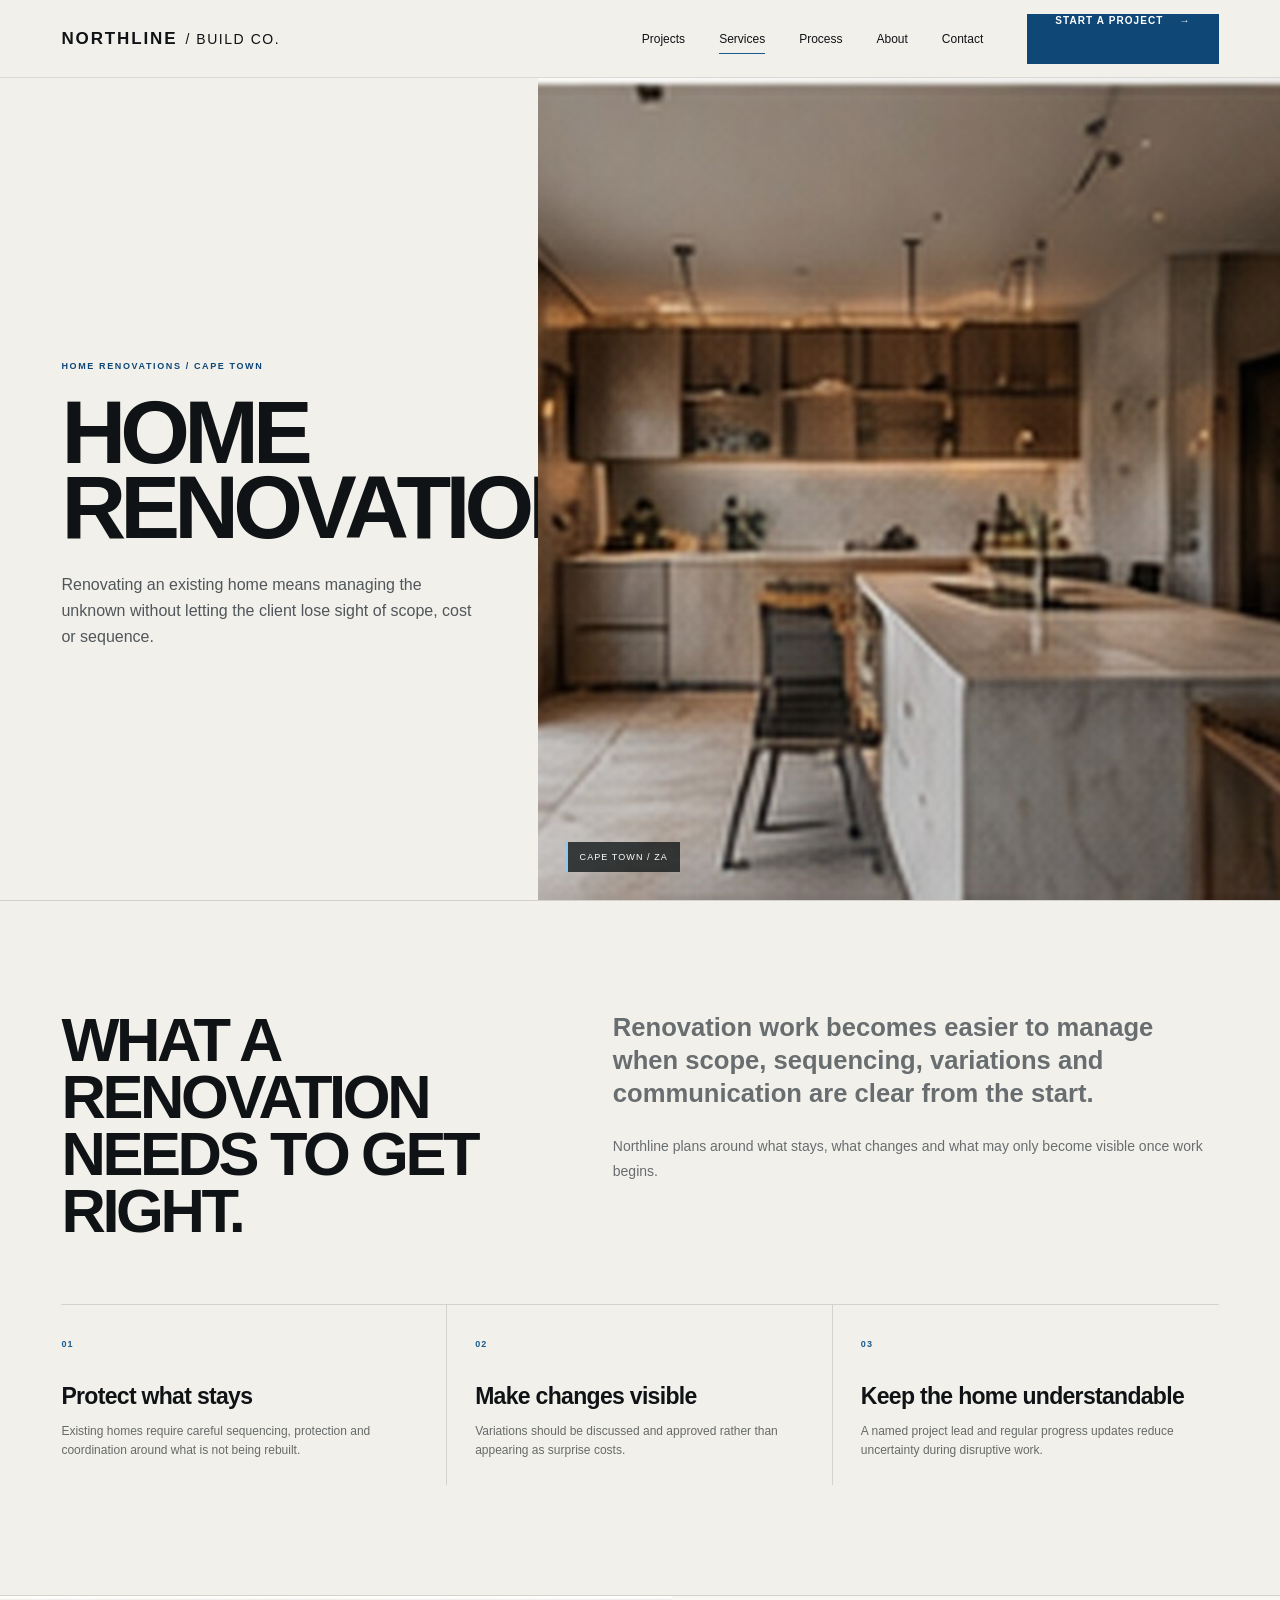
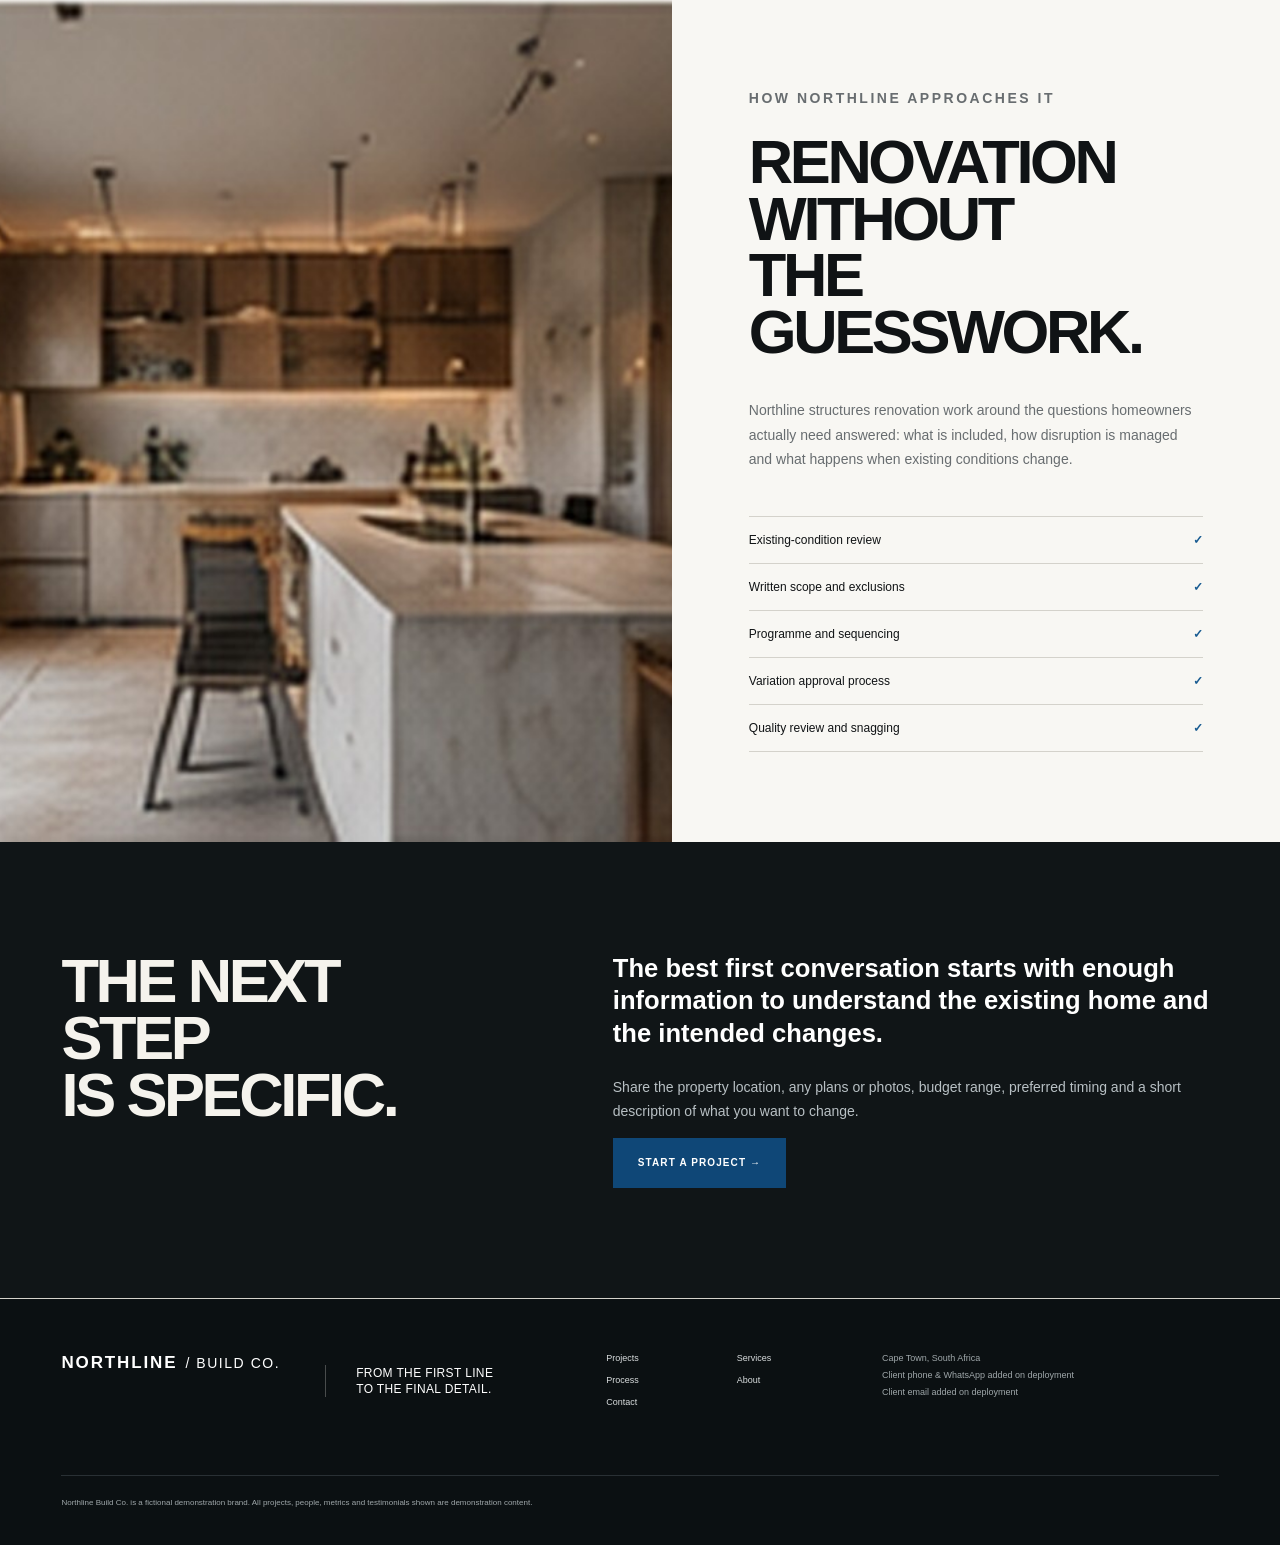
<file: renovations.html>
<!doctype html><html lang="en"><head><meta charset="utf-8"><meta name="viewport" content="width=device-width,initial-scale=1,viewport-fit=cover"><meta name="description" content="Renovating an existing home means managing the unknown without letting the client lose sight of scope, cost or sequence."><meta name="robots" content="noindex,nofollow"><meta name="theme-color" content="#f2f0eb"><meta property="og:type" content="website"><meta property="og:title" content="Home Renovations | Northline Build Co."><meta property="og:description" content="Renovating an existing home means managing the unknown without letting the client lose sight of scope, cost or sequence."><title>Home Renovations | Northline Build Co.</title><link rel="icon" href="favicon.svg" type="image/svg+xml"><link rel="stylesheet" href="styles.css"><link rel="stylesheet" href="secondary-v2-responsive.css?v=3"><script type="application/ld+json">{"@context":"https://schema.org","@type":"HomeAndConstructionBusiness","name":"Northline Build Co.","description":"Fictional residential construction demonstration brand for Cape Town.","areaServed":"Cape Town, South Africa"}</script></head><body><a class="skip-link" href="#main">Skip to content</a><header class="site-header" id="top"><a class="brand " href="index.html" aria-label="Northline Build Co. home"><span class="brand-mark" aria-hidden="true"><i></i><i></i></span><span class="brand-copy"><strong>NORTHLINE</strong><small>BUILD CO.</small></span></a><nav class="desktop-nav" aria-label="Primary navigation"><a href="projects.html">Projects</a><a href="index.html#services" aria-current="page">Services</a><a href="process.html">Process</a><a href="about.html">About</a><a href="contact.html">Contact</a></nav><a class="header-cta" href="contact.html#project-enquiry">START A PROJECT <span>→</span></a><button class="menu-toggle" type="button" aria-expanded="false" aria-controls="mobile-nav" aria-label="Open menu"><span></span><span></span></button><nav class="mobile-nav" id="mobile-nav" aria-label="Mobile navigation"><a href="projects.html">Projects</a><a href="index.html#services" aria-current="page">Services</a><a href="process.html">Process</a><a href="about.html">About</a><a href="contact.html">Contact</a><a class="btn primary" href="contact.html#project-enquiry">Start a project →</a></nav></header><main id="main" class="page-main"><section class="page-hero"><div class="page-hero-copy"><p class="eyebrow">HOME RENOVATIONS / CAPE TOWN</p><h1>HOME<br>RENOVATIONS</h1><p>Renovating an existing home means managing the unknown without letting the client lose sight of scope, cost or sequence.</p></div><div class="page-hero-image" style="background-image:url('assets/service-renovation.jpg')"><span class="page-hero-meta">CAPE TOWN / ZA</span></div></section><section class="page-section"><div class="intro-grid"><h2>WHAT A RENOVATION<br>NEEDS TO GET RIGHT.</h2><div><p class="lead">Renovation work becomes easier to manage when scope, sequencing, variations and communication are clear from the start.</p><p>Northline plans around what stays, what changes and what may only become visible once work begins.</p></div></div><div class="service-benefits"><article><span>01</span><h3>Protect what stays</h3><p>Existing homes require careful sequencing, protection and coordination around what is not being rebuilt.</p></article><article><span>02</span><h3>Make changes visible</h3><p>Variations should be discussed and approved rather than appearing as surprise costs.</p></article><article><span>03</span><h3>Keep the home understandable</h3><p>A named project lead and regular progress updates reduce uncertainty during disruptive work.</p></article></div></section><section class="split-media"><img src="assets/service-renovation.jpg" alt="Home Renovations demonstration" loading="lazy"><div class="split-copy"><p class="eyebrow">HOW NORTHLINE APPROACHES IT</p><h2>RENOVATION WITHOUT<br>THE GUESSWORK.</h2><p>Northline structures renovation work around the questions homeowners actually need answered: what is included, how disruption is managed and what happens when existing conditions change.</p><ul class="check-list"><li>Existing-condition review</li><li>Written scope and exclusions</li><li>Programme and sequencing</li><li>Variation approval process</li><li>Quality review and snagging</li></ul></div></section><section class="page-section dark"><div class="inner"><div class="intro-grid"><h2>THE NEXT STEP<br>IS SPECIFIC.</h2><div><p class="lead" style="color:#fff">The best first conversation starts with enough information to understand the existing home and the intended changes.</p><p>Share the property location, any plans or photos, budget range, preferred timing and a short description of what you want to change.</p><a class="btn primary" href="contact.html#project-enquiry">START A PROJECT →</a></div></div></div></section></main><footer class="site-footer"><div class="footer-brand"><a class="brand inverted" href="index.html" aria-label="Northline Build Co. home"><span class="brand-mark" aria-hidden="true"><i></i><i></i></span><span class="brand-copy"><strong>NORTHLINE</strong><small>BUILD CO.</small></span></a><p>FROM THE FIRST LINE<br>TO THE FINAL DETAIL.</p></div><nav aria-label="Footer"><a href="projects.html">Projects</a><a href="index.html#services">Services</a><a href="process.html">Process</a><a href="about.html">About</a><a href="contact.html">Contact</a></nav><div class="footer-contact"><p>Cape Town, South Africa</p><p>Client phone &amp; WhatsApp added on deployment</p><p>Client email added on deployment</p></div><p class="demo-note">Northline Build Co. is a fictional demonstration brand. All projects, people, metrics and testimonials shown are demonstration content.</p></footer><div class="mobile-action-bar" aria-label="Quick actions"><button class="demo-contact-action" type="button" data-channel="Call">CALL</button><button class="demo-contact-action" type="button" data-channel="WhatsApp">WHATSAPP</button><a href="contact.html#project-enquiry">START PROJECT</a></div><div class="demo-toast" role="status" aria-live="polite"></div><script src="app.js?v=3"></script><script src="responsive-fit.js?v=3"></script></body></html>
</file>
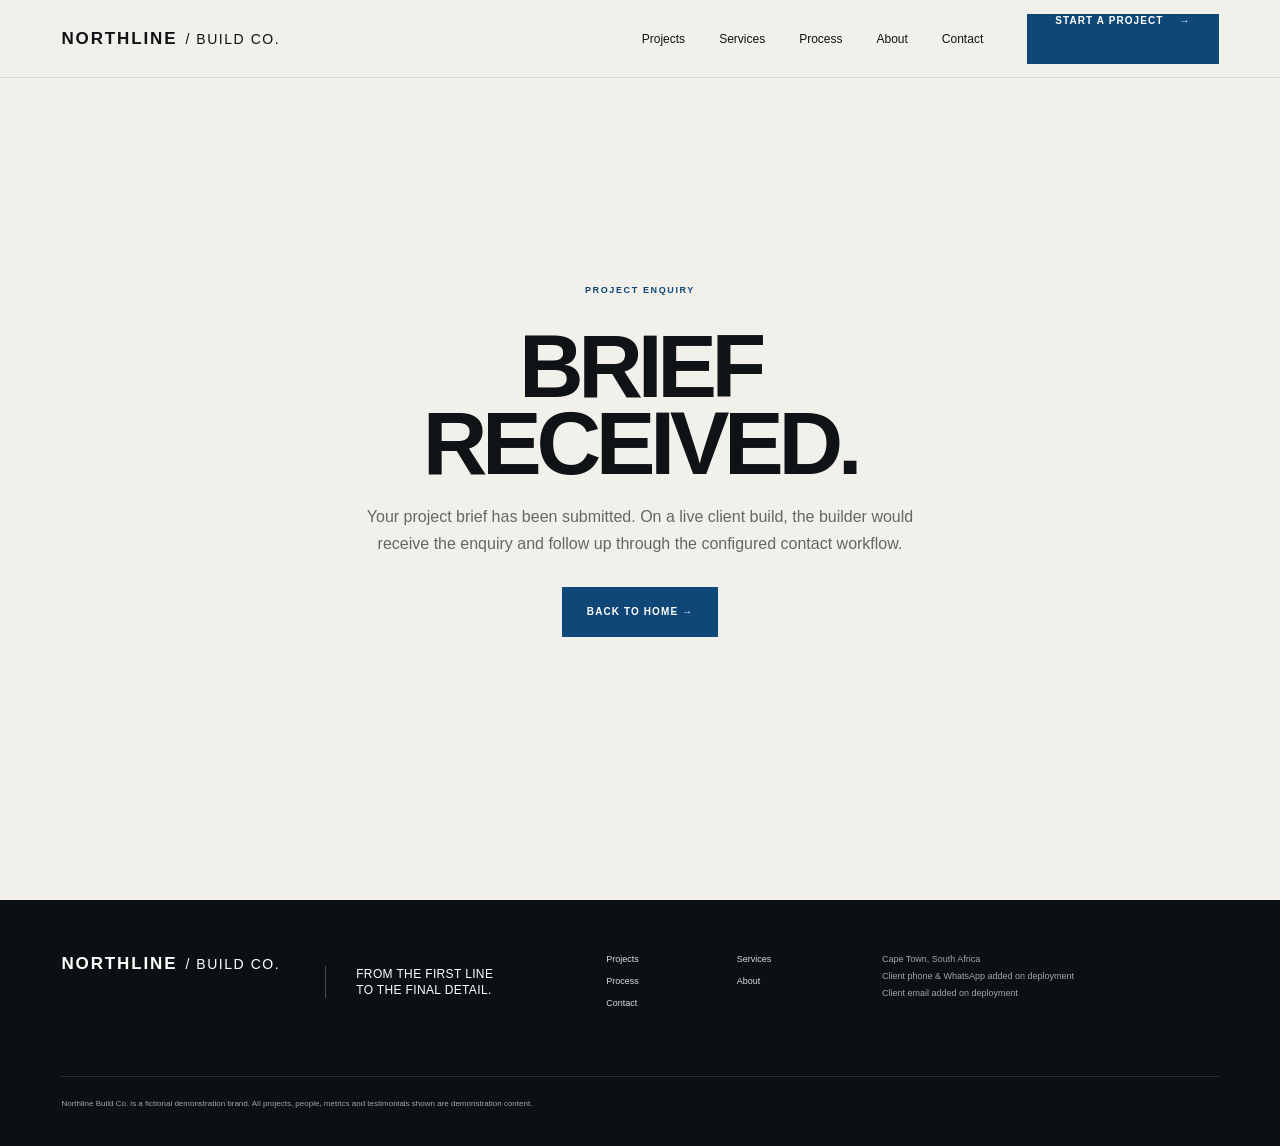
<file: thanks.html>
<!doctype html><html lang="en"><head><meta charset="utf-8"><meta name="viewport" content="width=device-width,initial-scale=1,viewport-fit=cover"><meta name="description" content="Thank-you page for the Northline Build Co. demonstration project enquiry."><meta name="robots" content="noindex,nofollow"><meta name="theme-color" content="#f2f0eb"><meta property="og:type" content="website"><meta property="og:title" content="Thank You | Northline Build Co."><meta property="og:description" content="Thank-you page for the Northline Build Co. demonstration project enquiry."><title>Thank You | Northline Build Co.</title><link rel="icon" href="favicon.svg" type="image/svg+xml"><link rel="stylesheet" href="styles.css"><link rel="stylesheet" href="secondary-v2-responsive.css?v=3"><script type="application/ld+json">{"@context":"https://schema.org","@type":"HomeAndConstructionBusiness","name":"Northline Build Co.","description":"Fictional residential construction demonstration brand for Cape Town.","areaServed":"Cape Town, South Africa"}</script></head><body><a class="skip-link" href="#main">Skip to content</a><header class="site-header" id="top"><a class="brand " href="index.html" aria-label="Northline Build Co. home"><span class="brand-mark" aria-hidden="true"><i></i><i></i></span><span class="brand-copy"><strong>NORTHLINE</strong><small>BUILD CO.</small></span></a><nav class="desktop-nav" aria-label="Primary navigation"><a href="projects.html">Projects</a><a href="index.html#services">Services</a><a href="process.html">Process</a><a href="about.html">About</a><a href="contact.html">Contact</a></nav><a class="header-cta" href="contact.html#project-enquiry">START A PROJECT <span>→</span></a><button class="menu-toggle" type="button" aria-expanded="false" aria-controls="mobile-nav" aria-label="Open menu"><span></span><span></span></button><nav class="mobile-nav" id="mobile-nav" aria-label="Mobile navigation"><a href="projects.html">Projects</a><a href="index.html#services">Services</a><a href="process.html">Process</a><a href="about.html">About</a><a href="contact.html">Contact</a><a class="btn primary" href="contact.html#project-enquiry">Start a project →</a></nav></header><main id="main" class="thanks-page"><div class="thanks-card"><p class="eyebrow">PROJECT ENQUIRY</p><h1>BRIEF<br>RECEIVED.</h1><p>Your project brief has been submitted. On a live client build, the builder would receive the enquiry and follow up through the configured contact workflow.</p><a class="btn primary" href="index.html">BACK TO HOME →</a></div></main><footer class="site-footer"><div class="footer-brand"><a class="brand inverted" href="index.html" aria-label="Northline Build Co. home"><span class="brand-mark" aria-hidden="true"><i></i><i></i></span><span class="brand-copy"><strong>NORTHLINE</strong><small>BUILD CO.</small></span></a><p>FROM THE FIRST LINE<br>TO THE FINAL DETAIL.</p></div><nav aria-label="Footer"><a href="projects.html">Projects</a><a href="index.html#services">Services</a><a href="process.html">Process</a><a href="about.html">About</a><a href="contact.html">Contact</a></nav><div class="footer-contact"><p>Cape Town, South Africa</p><p>Client phone &amp; WhatsApp added on deployment</p><p>Client email added on deployment</p></div><p class="demo-note">Northline Build Co. is a fictional demonstration brand. All projects, people, metrics and testimonials shown are demonstration content.</p></footer><div class="mobile-action-bar" aria-label="Quick actions"><button class="demo-contact-action" type="button" data-channel="Call">CALL</button><button class="demo-contact-action" type="button" data-channel="WhatsApp">WHATSAPP</button><a href="contact.html#project-enquiry">START PROJECT</a></div><div class="demo-toast" role="status" aria-live="polite"></div><script src="app.js?v=3"></script><script src="responsive-fit.js?v=3"></script></body></html>
</file>
<file: v2-responsive.css>
:root{--paper:#f2f0eb;--paper2:#f8f7f3;--ink:#101315;--muted:#686d70;--line:#d4d2cb;--blue:#185b91;--blue2:#0f4777;--dark:#101517;--max:1440px;--pad:clamp(20px,4.8vw,76px)}*{box-sizing:border-box}html{scroll-behavior:smooth}body{margin:0;background:var(--paper);color:var(--ink);font-family:Arial,Helvetica,sans-serif}img{max-width:100%;display:block}a{color:inherit;text-decoration:none}button,input,textarea{font:inherit}button{color:inherit;cursor:pointer}:focus-visible{outline:2px solid var(--blue);outline-offset:4px}.sr-only{position:absolute;width:1px;height:1px;overflow:hidden;clip:rect(0,0,0,0)}.skip{position:fixed;left:10px;top:10px;z-index:999;background:#fff;padding:10px;transform:translateY(-150%)}.skip:focus{transform:none}.topbar{position:fixed;top:0;left:0;right:0;height:78px;padding:0 var(--pad);display:flex;align-items:center;gap:34px;z-index:80;transition:.35s;background:transparent}.topbar.scrolled{background:rgba(242,240,235,.92);backdrop-filter:blur(15px);border-bottom:1px solid rgba(16,19,21,.1)}.wordmark{display:flex;gap:10px;align-items:baseline;letter-spacing:.11em;font-size:14px;white-space:nowrap}.wordmark strong{font-size:17px}.desktop-nav{margin-left:auto;display:flex;gap:34px;font-size:12px}.desktop-nav a{position:relative}.desktop-nav a:after{content:"";position:absolute;left:0;right:100%;bottom:-7px;height:1px;background:var(--ink);transition:.25s}.desktop-nav a:hover:after{right:0}.top-cta,.button{display:inline-flex;align-items:center;justify-content:center;gap:32px;min-height:50px;padding:0 24px;border:1px solid transparent;font-size:11px;letter-spacing:.11em;font-weight:700;text-transform:uppercase}.top-cta{background:var(--blue2);color:#fff;margin-left:10px}.menu-btn{display:none;margin-left:auto;width:44px;height:44px;border:0;background:transparent;padding:10px}.menu-btn span{display:block;height:1.5px;background:currentColor;margin:6px 0}.mobile-menu{position:fixed;inset:0;background:var(--dark);color:#fff;z-index:75;opacity:0;visibility:hidden;transition:.3s}.mobile-menu.open{opacity:1;visibility:visible}.mobile-menu-inner{padding:105px 24px 30px;min-height:100%;display:flex;flex-direction:column}.menu-kicker{letter-spacing:.12em;font-weight:800}.menu-kicker small{font-size:9px}.mobile-menu nav{display:grid;margin:32px 0}.mobile-menu nav a{font-size:27px;padding:17px 0;border-top:1px solid #333b3e}.mobile-menu nav a:last-child{border-bottom:1px solid #333b3e}.mobile-menu nav span{font-size:9px;color:#8b9498;margin-right:18px}.menu-meta{margin-top:auto;display:flex;justify-content:space-between;font-size:11px;color:#abb1b3}.menu-meta button{border:0;background:0;color:#fff}.hero{min-height:100svh;max-width:var(--max);margin:auto;padding:110px var(--pad) 42px;display:grid;grid-template-columns:.85fr 1.2fr;gap:2vw;align-items:center;position:relative;overflow:hidden}.hero-copy{z-index:2}.eyebrow,.section-no{font-size:9px;letter-spacing:.18em;font-weight:700;text-transform:uppercase}.eyebrow{display:flex;align-items:center;gap:15px}.eyebrow i{display:block;width:36px;height:2px;background:var(--blue)}.hero h1,.section-head h2,.build-copy h2,.philosophy h2,.quote h2,.final-copy h2{font-size:clamp(58px,6.6vw,108px);line-height:.82;letter-spacing:-.07em;margin:30px 0 25px;font-weight:800}.hero h1 span{color:var(--blue2)}.hero-intro{font-size:clamp(15px,1.2vw,19px);line-height:1.55;max-width:470px;color:#5c6265}.hero-actions{display:flex;gap:28px;align-items:center;margin-top:28px}.button-primary{background:var(--blue2);color:#fff}.text-action{font-size:12px;border-bottom:1px solid;padding-bottom:5px}.scroll-cue{margin-top:65px;font-size:8px;letter-spacing:.16em}.hero-media{display:block;min-height:68vh;align-self:end}.hero-media img{width:100%;height:100%;min-height:68vh;object-fit:cover;object-position:center}.hero-meta{position:absolute;left:var(--pad);right:var(--pad);bottom:12px;display:flex;justify-content:space-between;font-size:8px;letter-spacing:.15em;color:#767b7c}.build-story{height:380vh;background:#12344d;position:relative}.build-sticky{position:sticky;top:0;height:100svh;overflow:hidden;color:#fff}.build-frames,.build-frame{position:absolute;inset:0;width:100%;height:100%}.build-frames{--active-build-frame:none;overflow:hidden;background:#12344d}.build-frames:before{content:"";position:absolute;inset:-4%;background-image:var(--active-build-frame);background-size:cover;background-position:center center;filter:blur(22px) brightness(.58) saturate(.9);transform:scale(1.08);z-index:0;transition:background-image .18s linear}.build-frame{object-fit:contain!important;object-position:center center!important;opacity:0;transition:opacity .32s linear;will-change:opacity;background:transparent;z-index:1}.build-frame.is-active{opacity:1}.build-shade{position:absolute;inset:0;z-index:2;background:linear-gradient(90deg,rgba(6,23,36,.82) 0%,rgba(6,23,36,.34) 45%,rgba(6,23,36,.08) 72%),linear-gradient(0deg,rgba(7,17,23,.44),transparent 35%);transition:opacity .28s linear}.blueprint-grid{position:absolute;inset:0;z-index:3;opacity:.18;background-image:linear-gradient(rgba(139,204,255,.12) 1px,transparent 1px),linear-gradient(90deg,rgba(139,204,255,.12) 1px,transparent 1px);background-size:60px 60px;mix-blend-mode:screen;transition:opacity .28s linear}.build-copy{position:absolute;z-index:5;left:var(--pad);top:18vh;max-width:680px}.build-copy .section-no{color:#bad9ed}.build-copy h2{font-size:clamp(52px,6vw,94px);margin-top:18px;max-width:11ch}.stage-copy{margin-top:34px;border-left:1px solid #8dc9ee;padding-left:16px;max-width:390px}.stage-copy strong{font-size:12px;letter-spacing:.16em}.stage-copy p{font-size:12px;color:#d0e2ed;line-height:1.5}.build-steps{position:absolute;z-index:5;right:var(--pad);top:18vh;list-style:none;margin:0;padding:0;border-left:1px solid rgba(255,255,255,.35)}.build-steps li{padding:0 0 27px 25px;font-size:10px;letter-spacing:.14em;opacity:.45;position:relative}.build-steps li:before{content:"";position:absolute;width:7px;height:7px;border:1px solid white;border-radius:50%;left:-4px;top:3px;background:#17374e}.build-steps li.is-active{opacity:1}.build-steps li.is-active:before{background:#fff}.build-steps span{display:inline-block;width:28px;color:#b6d9ed}.build-measure{position:absolute;z-index:5;left:var(--pad);bottom:35px;display:flex;gap:20px;align-items:center;font-size:8px;letter-spacing:.12em;color:#b6d9ed}.build-measure i{height:1px;width:120px;background:#b6d9ed}.section{padding:120px var(--pad);max-width:var(--max);margin:auto}.section-head{display:grid;grid-template-columns:1fr 1fr;gap:40px;align-items:end;margin-bottom:60px}.section-head h2{font-size:clamp(52px,6.5vw,98px);margin:14px 0 0}.section-head>p:last-child{justify-self:end;max-width:420px;color:var(--muted);line-height:1.65;font-size:13px}.service-list{border-top:1px solid var(--line)}.service-row{display:grid;grid-template-columns:1.25fr 1fr;min-height:430px;border-bottom:1px solid var(--line);overflow:hidden}.service-media{overflow:hidden}.service-media img{width:100%;height:100%;object-fit:cover;transition:transform .6s cubic-bezier(.2,.7,.2,1)}.service-row:hover img{transform:scale(1.025)}.service-copy{padding:42px 0 42px 50px;display:flex;flex-direction:column}.service-copy>span{font-size:9px;color:var(--blue);letter-spacing:.15em}.service-copy h3{font-size:clamp(34px,3.2vw,52px);letter-spacing:-.05em;margin:40px 0 18px}.service-copy p{color:var(--muted);line-height:1.8;font-size:13px}.service-copy a{margin-top:auto;font-size:10px;text-transform:uppercase;letter-spacing:.12em}.projects{background:var(--dark);color:#fff;padding:120px var(--pad);overflow:hidden}.projects .section-head{max-width:var(--max);margin:0 auto 55px}.dark-head>p:last-child{color:#aab1b4}.project-shell{max-width:var(--max);margin:auto;position:relative}.project-track{display:flex;overflow:hidden;scroll-behavior:smooth;scroll-snap-type:x mandatory}.project-card{min-width:100%;scroll-snap-align:start}.project-card>img{width:100%;height:min(66vh,760px);object-fit:cover}.project-info{display:flex;justify-content:space-between;gap:25px;padding:22px 0 16px;border-bottom:1px solid #343b3e}.project-info p,.project-info>span,.project-meta{font-size:8px;letter-spacing:.13em;text-transform:uppercase;color:#aeb5b7}.project-info h3{font-size:clamp(28px,3vw,48px);letter-spacing:-.04em;margin:7px 0 0}.project-meta{display:flex;gap:24px;padding-top:14px}.project-arrow{position:absolute;top:48%;z-index:4;width:48px;height:48px;border:1px solid rgba(255,255,255,.5);background:rgba(15,20,22,.55);color:#fff}.project-arrow.prev{left:18px}.project-arrow.next{right:18px}.project-count{position:absolute;top:-47px;right:0;font-size:9px;letter-spacing:.14em}.demo-note{max-width:var(--max);margin:35px auto 0;color:#8f9799;font-size:9px}.transformation .section-head{grid-template-columns:1fr}.compare{height:min(72vh,760px);position:relative;overflow:hidden;background:#ddd;touch-action:none}.compare>img,.compare-before,.compare-before img{position:absolute;inset:0;width:100%;height:100%;object-fit:cover}.compare-before{width:50%;overflow:hidden;z-index:2}.compare-before img{width:100vw;max-width:none}.compare-tag{position:absolute;top:18px;z-index:4;background:#111;color:white;padding:8px 10px;font-size:8px;letter-spacing:.1em}.compare-tag.before{left:18px}.compare-tag.after{right:18px}.compare-handle{position:absolute;z-index:5;left:50%;top:0;bottom:0;width:2px;border:0;background:white;padding:0}.compare-handle span{position:absolute;left:50%;top:50%;transform:translate(-50%,-50%);width:46px;height:46px;border-radius:50%;background:#fff;color:#111;display:grid;place-items:center}.transform-meta{display:grid;grid-template-columns:1fr 1fr;padding:22px 0;border-bottom:1px solid var(--line)}.transform-meta h3{font-size:25px;margin:0}.transform-meta p{font-size:11px;color:var(--muted);line-height:1.6}.philosophy{display:grid;grid-template-columns:1.15fr .85fr;min-height:700px;background:#ebe8e0}.philosophy-copy{padding:100px var(--pad);display:flex;flex-direction:column;justify-content:center}.philosophy h2{font-size:clamp(45px,5vw,78px);margin:24px 0}.philosophy-copy>p:last-of-type{font-size:13px;line-height:1.8;max-width:600px;color:var(--muted)}.philosophy-copy a{margin-top:30px;font-size:10px;letter-spacing:.12em}.philosophy>img{width:100%;height:100%;object-fit:cover}.process{position:relative;background:#e8edf0;overflow:hidden}.process-blueprint{position:absolute;right:-5%;top:0;width:58%;height:100%;background:url('assets/sequence/desktop/03-blueprint.webp') center/cover no-repeat;opacity:.09;mix-blend-mode:multiply}.process>*:not(.process-blueprint){position:relative}.process-list{list-style:none;padding:0;margin:0 0 0 42%;border-left:1px solid #9aaebc}.process-list li{display:grid;grid-template-columns:55px 1fr;gap:22px;padding:0 0 42px 26px;position:relative}.process-list li:before{content:"";position:absolute;left:-7px;top:2px;width:12px;height:12px;border-radius:50%;background:#e8edf0;border:1px solid var(--blue)}.process-list>li>span{font-size:10px;color:var(--blue)}.process-list h3{font-size:28px;margin:0 0 7px}.process-list p{margin:0;color:var(--muted);font-size:12px}.capability .section-head{grid-template-columns:1fr}.capability-grid{display:grid;grid-template-columns:repeat(3,1fr);border-top:1px solid var(--line);border-left:1px solid var(--line)}.capability-grid span{padding:34px;border-right:1px solid var(--line);border-bottom:1px solid var(--line);font-size:14px}.quote{padding:120px var(--pad);max-width:var(--max);margin:auto;display:grid;grid-template-columns:.85fr 1.15fr;gap:8vw}.quote h2{font-size:clamp(50px,5.6vw,88px)}.quote-head>p:last-child{color:var(--muted);font-size:13px}.quote-form{background:var(--paper2);border:1px solid var(--line);padding:42px}.quote-progress{display:flex;gap:8px;margin-bottom:42px}.quote-progress i{font-style:normal;width:26px;height:26px;border:1px solid var(--line);display:grid;place-items:center;font-size:9px}.quote-progress i.is-active{background:var(--ink);color:white}.quote-step{display:none}.quote-step.is-active{display:grid;gap:12px}.quote-step h3{font-size:28px;letter-spacing:-.04em;margin:0 0 24px}.quote-step>label:not(.field){border:1px solid var(--line);padding:15px;display:flex;gap:12px;font-size:13px;background:white}.field{display:grid;gap:7px;font-size:10px;text-transform:uppercase;letter-spacing:.1em}.field input,.field textarea{width:100%;border:0;border-bottom:1px solid #adb0ac;background:transparent;padding:14px 0;outline:none;font-size:14px;text-transform:none;letter-spacing:0}.field textarea{resize:vertical}.quote-nav{display:flex;justify-content:space-between;margin-top:35px;padding-top:25px;border-top:1px solid var(--line)}.quote-nav button{border:0;background:transparent;font-size:10px;letter-spacing:.1em}.quote-nav .next,.quote-nav .submit{background:var(--ink);color:#fff;padding:14px 22px}.quote-nav button:disabled{opacity:.25}.form-disclaimer{font-size:9px;color:#7a7f80}.final-cta{height:92svh;position:relative;color:white;overflow:hidden}.final-cta picture,.final-cta img,.final-overlay{position:absolute;inset:0;width:100%;height:100%}.final-cta img{object-fit:cover}.final-overlay{background:linear-gradient(90deg,rgba(9,15,17,.74),rgba(9,15,17,.08) 70%),linear-gradient(0deg,rgba(7,12,14,.55),transparent 45%)}.final-copy{position:absolute;left:var(--pad);bottom:15vh;z-index:2}.final-copy h2{font-size:clamp(48px,6vw,94px);margin:22px 0}.final-copy>p{font-size:10px;letter-spacing:.15em}.final-copy>div{display:flex;gap:22px;align-items:center}.button-outline-light{border-color:rgba(255,255,255,.7)}.whatsapp-link{background:transparent;border:0;color:white;font-size:11px}.final-meta{position:absolute;left:var(--pad);right:var(--pad);bottom:25px;display:flex;justify-content:space-between;z-index:2;font-size:8px;letter-spacing:.14em}.footer{min-height:150px;background:#0b1012;color:#d9ddde;padding:35px var(--pad);display:grid;grid-template-columns:1fr 1fr 1fr;align-items:center;gap:30px;font-size:9px;letter-spacing:.08em}.footer p:last-child{text-align:right}.footer-brand{font-size:11px}.mobile-contact{display:none}.toast{position:fixed;left:50%;bottom:25px;transform:translate(-50%,20px);opacity:0;pointer-events:none;background:#0e1315;color:#fff;padding:13px 16px;font-size:10px;z-index:200;transition:.2s}.toast.show{opacity:1;transform:translate(-50%,0)}
@media(max-width:900px){.desktop-nav,.top-cta{display:none}.menu-btn{display:block}.topbar{height:68px}.hero{grid-template-columns:1fr;padding-top:95px;gap:32px;align-content:start}.hero-copy{order:1}.hero-media{order:2;min-height:48vh;margin:0 calc(var(--pad)*-1);width:calc(100% + var(--pad)*2)}.hero-media img{min-height:48vh;max-height:62vh}.hero h1{font-size:clamp(58px,11vw,88px)}.hero-actions{flex-wrap:wrap}.hero-meta{display:none}.scroll-cue{margin-top:30px}.build-copy{top:12vh}.build-steps{top:auto;right:auto;left:var(--pad);bottom:55px;display:flex;border-left:0;gap:12px}.build-steps li{padding:0;display:none}.build-steps li.is-active{display:block}.build-steps li:before{display:none}.build-measure{display:none}.section-head{grid-template-columns:1fr}.section-head>p:last-child{justify-self:start}.service-row{grid-template-columns:1fr 1fr}.project-card>img{height:55vh}.philosophy{grid-template-columns:1fr}.philosophy>img{height:520px}.process-list{margin-left:24%}.quote{grid-template-columns:1fr}.footer{grid-template-columns:1fr}.footer p:last-child{text-align:left}.mobile-contact{position:fixed;left:0;right:0;bottom:0;z-index:70;display:grid;grid-template-columns:1fr 1fr;transform:translateY(100%);transition:.25s}.mobile-contact.visible{transform:none}.mobile-contact button,.mobile-contact a{height:58px;border:0;display:grid;place-items:center;background:#fff;color:#111}.mobile-contact a{background:var(--blue2);color:#fff}.toast{bottom:74px;width:calc(100% - 28px);text-align:center}}
@media(max-width:700px){:root{--pad:20px}.build-frames:before{filter:blur(14px) brightness(.56) saturate(.9);transform:scale(1.05)}.build-frame{object-fit:contain!important;object-position:center center!important}.wordmark{font-size:13px}.wordmark strong{font-size:15px}.hero{min-height:100svh;padding-bottom:0}.hero-copy{padding-top:14px}.hero h1{font-size:clamp(52px,16vw,72px);line-height:.84;margin-top:24px}.hero-intro{font-size:15px}.button{min-height:54px;padding:0 20px}.hero-actions{gap:18px}.hero-media{height:42vh;min-height:350px}.hero-media img{min-height:350px;height:42vh;object-position:center}.build-story{height:320vh}.build-shade{background:linear-gradient(180deg,rgba(7,24,36,.82),rgba(7,24,36,.1) 56%,rgba(7,24,36,.55))}.build-copy{left:20px;right:20px;top:11vh}.build-copy h2{font-size:clamp(43px,13vw,62px);max-width:430px}.stage-copy{margin-top:18px}.blueprint-grid{background-size:35px 35px}.section{padding:84px 20px}.section-head{margin-bottom:38px}.section-head h2{font-size:clamp(46px,14vw,65px)}.service-row{grid-template-columns:1fr;min-height:0;margin-bottom:22px}.service-media{height:240px}.service-copy{padding:24px 0 32px}.service-copy h3{margin:18px 0 10px;font-size:34px}.projects{padding:84px 20px}.project-card>img{height:48vh;min-height:360px}.project-info{align-items:end}.project-info h3{font-size:31px}.project-meta{gap:10px;flex-wrap:wrap}.project-arrow{top:38%;width:42px;height:42px}.project-count{top:-36px}.compare{height:65vh;max-height:620px}.compare-before img{width:calc(100vw - 40px)}.transform-meta{grid-template-columns:1fr;gap:10px}.philosophy-copy{padding:84px 20px}.philosophy h2{font-size:clamp(40px,12vw,58px)}.philosophy>img{height:420px}.process-blueprint{width:100%;opacity:.05}.process-list{margin-left:8px}.capability-grid{grid-template-columns:1fr 1fr}.capability-grid span{padding:24px 17px}.quote{padding:84px 20px}.quote-form{padding:26px 20px}.quote h2{font-size:clamp(47px,14vw,64px)}.quote-step h3{font-size:24px}.final-cta{height:88svh}.final-copy{left:20px;right:20px;bottom:14vh}.final-copy h2{font-size:clamp(43px,12vw,61px)}.final-copy>div{align-items:flex-start;flex-direction:column}.final-meta{left:20px;right:20px}.footer{padding-bottom:95px}}
@media(max-width:360px){.hero h1{font-size:48px}.wordmark span{display:none}.capability-grid{grid-template-columns:1fr}.quote-form{padding:22px 16px}.project-card>img{min-height:310px}}
@media(prefers-reduced-motion:reduce){html{scroll-behavior:auto}*,*:before,*:after{transition:none!important;animation:none!important}.build-story{height:auto}.build-sticky{position:relative;height:78svh}.build-frame:not(:first-child){display:none}.build-steps{display:none}}

/* =========================================================
   MOBILE QA PASS — 2026-10-01
   Phone-first fixes based on live Samsung/Android testing.
   Keeps the desktop design untouched.
   ========================================================= */
@media (max-width:700px){
  html,body{max-width:100%;overflow-x:clip;-webkit-text-size-adjust:100%}
  body{padding-bottom:calc(58px + env(safe-area-inset-bottom))}

  /* Stable mobile header + clearly visible menu control */
  .topbar{
    padding-inline:18px;
    background:rgba(242,240,235,.96);
    border-bottom:1px solid rgba(16,19,21,.08);
    backdrop-filter:blur(12px);
    -webkit-backdrop-filter:blur(12px)
  }
  .menu-btn{display:grid;place-content:center;flex:0 0 44px;position:relative;z-index:2}
  .menu-btn span{width:24px;margin:3px 0}
  .mobile-menu-inner{padding:92px 20px calc(28px + env(safe-area-inset-bottom))}
  .mobile-menu nav a{font-size:clamp(24px,8vw,31px);padding:15px 0}

  /* Hero: remove grid intrinsic-width overflow and keep the editorial composition */
  .hero{display:block;min-height:auto;padding:96px 20px 0;overflow:hidden}
  .hero-copy,.hero-copy>*{min-width:0;max-width:100%}
  .hero h1{
    width:100%;
    font-size:clamp(48px,14.5vw,62px);
    line-height:.84;
    letter-spacing:-.065em;
    margin-top:24px
  }
  .eyebrow{max-width:100%;gap:12px;font-size:8px}
  .hero-intro{width:100%;max-width:440px;font-size:15px}
  .hero-actions{
    display:grid;
    grid-template-columns:minmax(0,1fr) auto;
    gap:18px;
    width:100%;
    align-items:center
  }
  .hero-actions .button{width:100%;padding-inline:16px;gap:18px}
  .text-action{white-space:nowrap}
  .scroll-cue{margin:46px 0 34px}
  .hero-media{
    width:calc(100% + 40px);
    margin:0 -20px;
    height:43svh;
    min-height:330px
  }
  .hero-media img{width:100%;height:100%;min-height:0;max-height:none;object-fit:cover}

  /* Construction story: preserve the sequence while making overlays phone-safe */
  .build-sticky{height:100dvh}
  .build-copy{left:20px;right:20px;top:max(88px,10svh);max-width:calc(100% - 40px);min-width:0}
  .build-copy h2{width:100%;max-width:100%;font-size:clamp(38px,11.5vw,50px);line-height:.87;letter-spacing:-.06em}
  .stage-copy{max-width:min(88vw,360px)}
  .build-steps{left:20px;bottom:calc(72px + env(safe-area-inset-bottom))}

  /* Global section sizing: no heading is allowed to determine page width */
  .section,.projects,.quote{max-width:100%;overflow:hidden}
  .section{padding:76px 20px}
  .projects{padding:76px 20px}
  .section-head,.section-head>*{min-width:0;max-width:100%}
  .section-head{margin-bottom:34px}
  .section-head h2{
    width:100%;
    font-size:clamp(39px,11.5vw,50px);
    line-height:.88;
    letter-spacing:-.058em
  }

  /* Service cards */
  .service-row,.service-copy{min-width:0}
  .service-media{height:250px}
  .service-copy{padding:24px 0 30px}
  .service-copy h3{font-size:clamp(31px,9vw,38px)}

  /* Project carousel */
  .project-card,.project-info,.project-meta{min-width:0}
  .project-card>img{height:52svh;min-height:350px;max-height:540px}
  .project-info{align-items:flex-end;flex-wrap:wrap}
  .project-info>span{margin-left:auto}
  .project-info h3{font-size:clamp(27px,8vw,34px)}
  .project-meta{row-gap:8px}

  /* Before / after — headings in the live screenshots were the main overflow source */
  .transformation .section-head h2{
    font-size:clamp(32px,9.5vw,40px);
    line-height:.9;
    letter-spacing:-.052em
  }
  .compare{height:min(72svh,620px);min-height:500px}
  .compare-handle{
    width:44px;
    margin-left:-22px;
    background:transparent
  }
  .compare-handle:before{
    content:"";
    position:absolute;
    left:50%;top:0;bottom:0;
    width:2px;
    background:#fff;
    transform:translateX(-50%)
  }
  .compare-handle span{z-index:1}
  .transform-meta{min-width:0}

  /* Approach section — the desktop grid's intrinsic sizing was forcing a ~670px page */
  .philosophy{display:block;min-height:0;overflow:hidden}
  .philosophy-copy{width:100%;max-width:100%;min-width:0;padding:76px 20px}
  .philosophy-copy>*{max-width:100%;min-width:0}
  .philosophy h2{
    width:100%;
    font-size:clamp(35px,10vw,43px);
    line-height:.9;
    letter-spacing:-.052em
  }
  .philosophy-copy>p:last-of-type{max-width:100%}
  .philosophy>img{width:100%;height:50svh;min-height:360px;object-fit:cover}

  /* Process + capability */
  .process-list{min-width:0;margin-left:0;padding-left:8px}
  .process-list li{grid-template-columns:42px 1fr;gap:14px;padding-left:20px}
  .process-list h3{font-size:25px}
  .capability-grid{width:100%;min-width:0;grid-template-columns:1fr 1fr}
  .capability-grid span{padding:22px 16px;font-size:13px;line-height:1.35}
  .capability .section-head h2{
    font-size:clamp(32px,9.5vw,40px);
    line-height:.9;
    letter-spacing:-.052em
  }

  /* Quote form */
  .quote{display:block;padding:76px 20px}
  .quote-head,.quote-form{width:100%;min-width:0}
  .quote-head{margin-bottom:34px}
  .quote h2{width:100%;font-size:clamp(44px,13vw,56px);line-height:.86}
  .quote-form{padding:24px 18px}
  .quote-step h3{font-size:22px;overflow-wrap:break-word}
  .quote-step>label:not(.field){min-height:50px;align-items:center}
  .field input,.field textarea{font-size:16px}
  .quote-nav{gap:10px}
  .quote-nav .next,.quote-nav .submit{min-height:46px;padding:12px 16px}

  /* Closing scene */
  .final-cta{height:88dvh;min-height:620px}
  .final-copy{left:20px;right:20px;bottom:calc(13vh + 58px);max-width:calc(100% - 40px)}
  .final-copy h2{font-size:clamp(38px,10.8vw,48px);line-height:.88;letter-spacing:-.055em}
  .final-copy>div{gap:16px}
  .final-meta{left:20px;right:20px;bottom:calc(18px + 58px + env(safe-area-inset-bottom));gap:12px;flex-wrap:wrap}

  /* Persistent conversion bar + phone safe area */
  .mobile-contact{
    height:calc(58px + env(safe-area-inset-bottom));
    grid-template-columns:1fr 1fr;
    background:#fff
  }
  .mobile-contact button,.mobile-contact a{
    height:auto;
    min-height:58px;
    padding-bottom:env(safe-area-inset-bottom);
    font-size:16px
  }
  .footer{padding-bottom:calc(92px + env(safe-area-inset-bottom))}
}

@media (max-width:340px){
  .wordmark span{display:none}
  .hero h1{font-size:46px}
  .hero-actions{grid-template-columns:1fr;gap:14px;align-items:start}
  .hero-actions .text-action{justify-self:start}
  .transformation .section-head h2,.capability .section-head h2{font-size:31px}
  .philosophy h2{font-size:33px}
  .capability-grid{grid-template-columns:1fr}
}

@media (min-width:341px) and (max-width:700px){
  .wordmark span{display:inline}
}

/* =========================================================
   MOBILE HORIZONTAL-OVERFLOW FIX — 2026-10-01
   Prevents Samsung/Chrome horizontal panning and keeps every
   content section inside the visual viewport.
   ========================================================= */
@media (max-width:700px){
  html{width:100%;max-width:100%;overflow-x:hidden!important}
  body{width:100%;max-width:100%;min-width:0;overflow-x:hidden!important;position:relative}
  main{display:block;width:100%;max-width:100%;min-width:0;overflow-x:hidden!important}

  /* Header was retaining the desktop 34px flex gap. On narrow phones that
     made the fixed header wider than the viewport. */
  .topbar{box-sizing:border-box;width:100%;max-width:100%;min-width:0;gap:8px!important;left:0;right:0}
  .wordmark{min-width:0;max-width:calc(100% - 52px);overflow:hidden}
  .wordmark strong,.wordmark span{flex:0 0 auto}
  .menu-btn{margin-left:auto!important}
  .mobile-menu{width:100%;max-width:100%;overflow-x:hidden}

  /* Clamp every major homepage region to the viewport. */
  .hero,.build-story,.build-sticky,.section,.projects,.philosophy,.process,
  .capability,.quote,.final-cta,.footer{width:100%;max-width:100%;min-width:0}

  /* Long architectural display words must never create document width. */
  .hero h1,.build-copy h2,.section-head h2,.philosophy h2,.quote h2,.final-copy h2,
  .service-copy h3,.project-info h3,.process-list h3{
    max-width:100%;min-width:0;overflow-wrap:anywhere;word-break:normal
  }

  /* These two headings contain a single very long word. Keep the whole word
     readable rather than allowing it to push the page sideways. */
  .transformation .section-head h2,
  .capability .section-head h2{
    font-size:clamp(29px,8.2vw,34px)!important;
    line-height:.93!important;
    letter-spacing:-.045em!important;
    overflow-wrap:normal;
    word-break:normal
  }

  .capability-grid{max-width:100%;overflow:hidden}
  .capability-grid span{min-width:0;overflow-wrap:anywhere}

  /* Keep edge-to-edge media edge-to-edge without increasing scrollWidth. */
  .hero-media{max-width:none}
  .compare,.compare-before{max-width:100%;overflow:hidden}
  .compare-before img{max-width:none}

  /* Fixed conversion bar should always match the viewport, even after zoom/
     orientation changes. */
  .mobile-contact{left:0!important;right:0!important;width:100%!important;max-width:100%!important}
}

@media (max-width:360px){
  .transformation .section-head h2,
  .capability .section-head h2{font-size:29px!important}
}

/* =========================================================
   FLUID RESPONSIVE V3 — automatic phone/tablet fitting
   Uses container width rather than fixed viewport guesses.
   ========================================================= */
@media (max-width: 820px){
  :root{--mobile-pad:clamp(16px,5.4cqw,22px)}
  html,body{inline-size:100%;max-inline-size:100%;overflow-x:clip!important;overscroll-behavior-x:none}
  body{min-inline-size:0}
  main{inline-size:100%;max-inline-size:100%;min-inline-size:0;overflow-x:clip!important;contain:inline-size}
  img,video,svg,canvas,iframe{max-inline-size:100%}

  .topbar,.mobile-menu,.hero,.build-story,.build-sticky,.section,.projects,
  .philosophy,.process,.capability,.quote,.final-cta,.footer,.mobile-contact{
    max-inline-size:100%;min-inline-size:0
  }

  /* Header */
  .topbar{inline-size:100%;padding-inline:var(--mobile-pad);gap:8px}
  .wordmark{max-inline-size:calc(100% - 54px);min-inline-size:0;overflow:hidden}
  .menu-btn{flex:0 0 44px;margin-left:auto}

  /* Hero: no negative margins or width expansion. */
  .hero{display:block;inline-size:100%;padding:96px 0 0;overflow:clip;container-type:inline-size}
  .hero-copy{inline-size:100%;min-inline-size:0;padding-inline:var(--mobile-pad);container-type:inline-size}
  .hero-copy>*{max-inline-size:100%;min-inline-size:0}
  .hero h1{inline-size:100%;font-size:clamp(42px,14.2cqw,62px);line-height:.84;letter-spacing:-.064em}
  .hero-intro{inline-size:100%;font-size:clamp(14px,4.4cqw,16px)}
  .hero-actions{inline-size:100%;grid-template-columns:minmax(0,1fr) auto;gap:clamp(12px,4cqw,18px)}
  .hero-actions .button{min-inline-size:0;inline-size:100%;padding-inline:clamp(12px,4cqw,18px);gap:14px}
  .hero-actions .text-action{min-inline-size:max-content;white-space:nowrap}
  .hero-media{inline-size:100%;max-inline-size:100%;margin:0;height:clamp(330px,48svh,520px)}
  .hero-media img{inline-size:100%;block-size:100%;object-fit:cover}

  /* Construction story */
  .build-story,.build-sticky{inline-size:100%;overflow:clip}
  .build-copy{left:var(--mobile-pad);right:var(--mobile-pad);max-inline-size:none;container-type:inline-size}
  .build-copy h2{inline-size:100%;max-inline-size:100%;font-size:clamp(36px,13.2cqw,50px);line-height:.87}
  .stage-copy{inline-size:min(100%,360px);max-inline-size:100%}

  /* General sections */
  .section,.projects,.quote{inline-size:100%;padding-inline:var(--mobile-pad);overflow:clip}
  .section-head{inline-size:100%;min-inline-size:0;container-type:inline-size}
  .section-head>*{min-inline-size:0;max-inline-size:100%}
  .section-head h2{inline-size:100%;font-size:clamp(36px,13.2cqw,50px);line-height:.89;letter-spacing:-.055em}

  .service-row,.service-copy,.project-shell,.project-card,.project-info,.project-meta{min-inline-size:0;max-inline-size:100%}

  /* Comparison: size the before image from the comparison container, never 100vw. */
  .compare{inline-size:100%;max-inline-size:100%;container-type:inline-size;overflow:hidden}
  .compare-before{max-inline-size:100%;overflow:hidden}
  .compare-before img{inline-size:100cqw!important;max-inline-size:none!important}
  .transformation .section-head h2{font-size:clamp(27px,10.7cqw,39px)!important;line-height:.92!important;letter-spacing:-.045em!important}

  /* Philosophy */
  .philosophy{display:block;inline-size:100%;overflow:clip}
  .philosophy-copy{inline-size:100%;padding-inline:var(--mobile-pad);container-type:inline-size}
  .philosophy-copy>*{max-inline-size:100%;min-inline-size:0}
  .philosophy h2{inline-size:100%;font-size:clamp(33px,11.8cqw,44px);line-height:.9}
  .philosophy>img{inline-size:100%;max-inline-size:100%;object-fit:cover}

  /* Process / capability */
  .process-list{inline-size:100%;max-inline-size:100%;min-inline-size:0;margin-left:0}
  .process-list li{min-inline-size:0;grid-template-columns:42px minmax(0,1fr)}
  .capability-grid{inline-size:100%;max-inline-size:100%;min-inline-size:0;grid-template-columns:repeat(2,minmax(0,1fr));overflow:hidden}
  .capability-grid span{min-inline-size:0;overflow-wrap:break-word}
  .capability .section-head h2{font-size:clamp(27px,10.4cqw,38px)!important;line-height:.92!important;letter-spacing:-.045em!important}

  /* Quote / closing */
  .quote-head,.quote-form{inline-size:100%;max-inline-size:100%;min-inline-size:0}
  .quote-head{container-type:inline-size}
  .quote h2{inline-size:100%;font-size:clamp(40px,14cqw,56px);line-height:.86}
  .final-copy{left:var(--mobile-pad);right:var(--mobile-pad);max-inline-size:none;container-type:inline-size}
  .final-copy h2{inline-size:100%;font-size:clamp(34px,12cqw,48px);line-height:.88}

  /* Fixed mobile CTA always equals visual viewport width. */
  .mobile-contact{inset-inline:0!important;inline-size:100%!important;max-inline-size:100%!important}
}

@media (max-width: 380px){
  .hero h1{font-size:clamp(40px,13.6cqw,52px)}
  .hero-actions{grid-template-columns:1fr;align-items:start}
  .hero-actions .text-action{justify-self:start}
  .capability-grid{grid-template-columns:1fr}
}

/* =========================================================
   INTERACTION + PROJECT CLEANUP V4 — 2026-10-01
   Fixes missing construction fallback, mobile menu layering,
   one-project-at-a-time carousel, and reliable compare drag.
   ========================================================= */

/* Construction sequence always has a visible image, even if JS is delayed. */
.build-frames{
  --active-build-frame:url('assets/sequence/desktop/01-complete-daylight.webp');
  background:#12344d;
}
.build-frame:first-child{opacity:1}

/* Menu must sit above every content layer and remain tappable. */
.mobile-menu{
  z-index:200;
  pointer-events:none;
}
.mobile-menu.open{
  pointer-events:auto;
}
.menu-btn{
  position:relative;
  z-index:220;
  touch-action:manipulation;
  -webkit-tap-highlight-color:transparent;
}
body.menu-open .topbar{
  z-index:210;
}
@media(max-width:900px){
  body.menu-open .topbar{
    background:transparent;
    color:#fff;
    border-bottom-color:transparent;
    backdrop-filter:none;
    -webkit-backdrop-filter:none;
  }
  body.menu-open .wordmark{color:#fff}
  body.menu-open .menu-btn span{background:#fff}
}

/* Project carousel: each project is one full slide. The previous mobile
   min-width:0 rule allowed all three cards to collapse into one row. */
.project-track{
  overflow-x:auto;
  overflow-y:hidden;
  scrollbar-width:none;
  -ms-overflow-style:none;
  overscroll-behavior-x:contain;
  -webkit-overflow-scrolling:touch;
  touch-action:pan-x;
}
.project-track::-webkit-scrollbar{display:none}
.project-card{
  flex:0 0 100%;
  width:100%;
  min-width:100%!important;
  max-width:100%;
}
.project-card>img{
  display:block;
  width:100%;
  aspect-ratio:16/9;
  height:auto;
  min-height:0;
  max-height:none;
  object-fit:cover;
  object-position:center;
}
.project-info>div{min-width:0}

/* Before/after is controlled by a transparent native range input.
   This is much more reliable on Android than custom pointer capture. */
.compare{touch-action:pan-y;user-select:none;-webkit-user-select:none}
.compare-handle{pointer-events:none}
.compare-tag{pointer-events:none}
.compare-range{
  position:absolute;
  inset:0;
  z-index:8;
  width:100%;
  height:100%;
  margin:0;
  opacity:0;
  cursor:ew-resize;
  appearance:none;
  -webkit-appearance:none;
  touch-action:none;
}
.compare-range::-webkit-slider-thumb{
  appearance:none;
  -webkit-appearance:none;
  width:52px;
  height:52px;
}
.compare-range::-moz-range-thumb{
  width:52px;
  height:52px;
  border:0;
  background:transparent;
}

@media(max-width:700px){
  .build-frames{
    --active-build-frame:url('assets/sequence/mobile/01-complete-daylight.webp');
  }
  .project-card>img{
    aspect-ratio:4/5;
    height:auto!important;
    min-height:0!important;
    max-height:none!important;
  }
  .project-info{
    display:grid;
    grid-template-columns:1fr auto;
    gap:14px;
    align-items:end;
  }
  .project-info h3{
    max-width:11ch;
    font-size:clamp(30px,9vw,38px);
    line-height:.92;
  }
  .project-meta{
    display:flex;
    flex-wrap:wrap;
    gap:8px 14px;
  }
  .project-arrow{
    top:calc((100vw - 40px) * .625 / 2);
    transform:translateY(-50%);
  }
  .compare{
    min-height:0;
    height:auto;
    aspect-ratio:3/4;
  }
  .compare>img,.compare-before,.compare-before img{
    height:100%;
  }
}
</file>
<file: styles.css>
*{box-sizing:border-box}html{scroll-behavior:smooth;scroll-padding-top:76px}:root{--paper:#f2efe8;--paper2:#f8f6f1;--ink:#111416;--muted:#666a69;--line:#d5d0c7;--accent:#185b91;--accent-dark:#0f4777;--white:#fff;--max:1500px}body{margin:0;background:var(--paper2);color:var(--ink);font-family:"DM Sans",Arial,sans-serif;-webkit-font-smoothing:antialiased}body.modal-open{overflow:hidden}button,input,select,textarea{font:inherit}button,a{color:inherit}a{text-decoration:none}.skip-link{position:absolute;left:-999px;top:10px;background:#fff;padding:10px;z-index:99}.skip-link:focus{left:10px}.site-header{height:76px;display:flex;align-items:center;padding:0 clamp(20px,5vw,70px);position:fixed;top:0;left:0;right:0;z-index:40;transition:background .25s ease,box-shadow .25s ease,border-color .25s ease,backdrop-filter .25s ease}.site-header.scrolled{background:rgba(248,246,241,.94);backdrop-filter:blur(16px);-webkit-backdrop-filter:blur(16px);border-bottom:1px solid rgba(213,208,199,.75);box-shadow:0 8px 30px rgba(17,20,22,.06)}.brand{display:flex;align-items:center;gap:11px;margin-right:auto}.brand-mark{display:flex;gap:4px;transform:skew(-8deg)}.brand-mark i{display:block;width:5px;height:31px;background:var(--ink)}.brand-mark i:last-child{height:23px;margin-top:8px}.brand-copy{display:flex;flex-direction:column}.brand-copy strong{font-family:"Manrope",sans-serif;font-size:15px;letter-spacing:.24em}.brand-copy small{font-size:7px;font-weight:700;letter-spacing:.28em;margin-top:2px}.desktop-nav{display:flex;gap:35px;font-size:12px}.desktop-nav a{position:relative}.desktop-nav a:after{content:"";position:absolute;left:0;bottom:-7px;width:0;height:1px;background:currentColor;transition:.2s}.desktop-nav a:hover:after{width:100%}.header-cta{margin-left:45px;border:0;background:var(--accent);color:#fff;height:47px;padding:0 24px;font-size:10px;letter-spacing:.1em;font-weight:700;cursor:pointer}.header-cta span,.btn span,.text-link span{margin-left:12px}.menu-toggle,.mobile-nav{display:none}.hero{min-height:650px;display:grid;grid-template-columns:47% 53%;background:linear-gradient(90deg,#f8f6f0 0,#f8f6f0 43%,#e9e4da 43%);overflow:hidden}.hero-copy{padding:135px 3vw 55px clamp(20px,5vw,70px);position:relative;z-index:2}.eyebrow{font-size:9px;letter-spacing:.16em;font-weight:600;color:#6f716f;margin:0 0 25px}.eyebrow span{padding:0 8px}.hero h1{font-family:"Manrope",sans-serif;font-weight:500;letter-spacing:-.065em;font-size:clamp(68px,8.2vw,126px);line-height:.78;margin:25px 0 28px}.hero-intro{font-size:17px;line-height:1.52;max-width:510px;margin:0;color:#242829}.hero-actions{display:flex;gap:14px;margin-top:28px}.btn{display:inline-flex;align-items:center;justify-content:center;min-height:46px;padding:0 24px;border:1px solid #9c9a95;background:transparent;font-size:10px;font-weight:700;letter-spacing:.08em;cursor:pointer;transition:transform .2s,background .2s,color .2s}.btn:hover{transform:translateY(-2px)}.btn.primary{background:var(--accent);border-color:var(--accent);color:#fff}.btn.primary:hover{background:var(--accent-dark)}.btn.secondary:hover{background:#fff}.micro-line{display:flex;align-items:center;gap:14px;margin-top:72px;font-size:8px;letter-spacing:.13em;color:#777}.micro-line span{display:block;width:2px;height:30px;background:#222}.hero-image{position:relative;background-image:linear-gradient(90deg,rgba(248,246,240,.12),rgba(0,0,0,.03)),url('assets/hero-house.jpg');background-size:cover;background-position:center;height:650px}.hero-image:before{content:"";position:absolute;left:-140px;top:0;bottom:0;width:250px;background:linear-gradient(90deg,var(--paper2),transparent)}.hero-image-label{position:absolute;right:6%;top:16%;font-size:8px;line-height:1.5;letter-spacing:.16em;color:#f4f1e9;border-right:1px solid rgba(255,255,255,.8);padding-right:24px}.hero-location{position:absolute;right:7%;bottom:35px;color:#fff;font-size:8px;letter-spacing:.14em;display:flex;align-items:center;gap:12px}.hero-location span{width:28px;height:1px;background:#fff}.proof-strip{display:grid;grid-template-columns:repeat(5,1fr);max-width:var(--max);margin:auto;background:var(--paper2);border-bottom:1px solid var(--line)}.proof{display:flex;align-items:center;gap:18px;padding:28px 32px;border-right:1px solid var(--line)}.proof:last-child{border-right:0}.proof-icon{font-size:28px;font-weight:300}.proof p{margin:0}.proof strong,.proof small{display:block}.proof strong{font-family:"Manrope";font-size:16px}.proof small{font-size:8px;margin-top:3px;letter-spacing:.05em;color:#595d5c}.section{max-width:var(--max);margin:auto;padding:84px clamp(20px,5vw,70px);border-bottom:1px solid var(--line)}.section-kicker{display:flex;align-items:center;gap:20px;margin-bottom:37px;color:#777;font-size:9px;letter-spacing:.13em}.section-kicker i{height:1px;width:80px;background:#bbb}.section-kicker em{font-style:normal;margin-left:auto}.featured-grid{display:grid;grid-template-columns:42% 58%;gap:42px}.featured-copy h2,.section-heading h2,.control h2,.about h2,.project-cta h2,.modal h2,.enquiry-modal h2{font-family:"Manrope";font-weight:500;letter-spacing:-.055em}.featured-copy h2{font-size:clamp(40px,4vw,64px);line-height:.95;margin:0 0 10px}.project-type{font-size:14px;margin:0 0 20px}.body-copy{max-width:430px;color:var(--muted);line-height:1.7;font-size:14px}.featured-copy .btn{margin-top:20px}.micro-line.dark{margin-top:35px}.comparison{height:360px;position:relative;overflow:hidden;background:#ddd;user-select:none;touch-action:none}.comparison-after,.comparison-before img{position:absolute;inset:0;width:100%;height:100%;object-fit:cover}.comparison-before{position:absolute;inset:0 auto 0 0;overflow:hidden;border-right:2px solid #fff}.comparison-before img{width:calc(100vw);max-width:none}.compare-label{position:absolute;bottom:12px;color:white;padding:6px 9px;font-size:8px;font-weight:700;letter-spacing:.1em;background:#1d1f20}.compare-label.before{left:12px}.compare-label.after{right:12px;background:var(--accent)}.compare-handle{position:absolute;top:50%;transform:translate(-50%,-50%);width:42px;height:42px;border-radius:50%;border:2px solid white;background:rgba(17,20,22,.65);color:#fff;cursor:ew-resize}.project-facts{display:grid;grid-template-columns:repeat(4,1fr);margin:18px 0 0 42%;border-top:1px solid var(--line)}.project-facts>div{padding:20px 18px;border-right:1px solid var(--line)}.project-facts strong,.project-facts small{display:block}.project-facts strong{font-family:"Manrope";font-size:16px}.project-facts small{font-size:8px;color:#666;margin-top:5px}.section-heading{margin-bottom:38px}.two-col{display:grid;grid-template-columns:2fr 1fr;gap:70px;align-items:end}.section-heading h2{font-size:clamp(36px,4.3vw,68px);line-height:.95;margin:0}.section-heading>p,.section-heading>div:last-child p,.two-col>p{font-size:13px;line-height:1.7;color:var(--muted);max-width:390px}.service-grid{display:grid;grid-template-columns:repeat(4,1fr);gap:14px}.service-card{border-right:1px solid var(--line);padding-right:14px}.service-card img{display:block;width:100%;height:220px;object-fit:cover}.service-card>div{position:relative;padding:16px 6px}.service-card h3{font-size:13px;margin:0 25px 8px 0}.service-card span{position:absolute;right:6px;top:15px;color:var(--accent)}.service-card p{font-size:12px;line-height:1.5;color:#656967;margin:0}.control{display:grid;grid-template-columns:42% 58%;gap:50px;background:linear-gradient(90deg,#f3f0ea 0,#f3f0ea 42%,#f7f5f0 42%)}.control-intro h2{font-size:clamp(39px,4.2vw,66px);line-height:.94;margin:0 0 22px}.control-intro>p:not(.eyebrow){max-width:430px;color:#5f6362;line-height:1.65;font-size:13px}.text-link{display:inline-flex;margin-top:17px;color:var(--accent);font-size:10px;font-weight:700;letter-spacing:.09em}.control-grid{display:grid;grid-template-columns:repeat(3,1fr)}.control-grid article{min-height:180px;border-left:1px solid var(--line);padding:8px 24px 22px}.control-grid article:nth-child(n+4){border-top:1px solid var(--line);padding-top:25px}.line-icon{font-size:25px;display:block;margin-bottom:22px}.control-grid h3{font-size:12px;margin:0 0 7px}.control-grid p{font-size:11px;line-height:1.55;color:#676b69;margin:0}.process-track{display:grid;grid-template-columns:repeat(6,1fr);list-style:none;padding:30px 0 0;margin:0;position:relative}.process-track:before{content:"";position:absolute;top:46px;left:1%;right:1%;height:1px;background:#a8a7a3}.process-track li{position:relative;padding-right:22px}.process-track li>span{position:relative;z-index:1;display:grid;place-items:center;width:32px;height:32px;border:1px solid #8d8e8b;border-radius:50%;background:var(--paper2);font-size:9px;margin-bottom:18px}.process-track h3{font-size:11px;margin:0 0 8px}.process-track p{font-size:10px;line-height:1.55;color:#656967;margin:0}.compact{display:flex;align-items:end;justify-content:space-between}.compact .eyebrow{margin-bottom:12px}.recent-grid{display:grid;grid-template-columns:repeat(3,1fr);gap:16px}.recent-grid img{width:100%;height:235px;object-fit:cover}.recent-grid h3{font-size:12px;margin:14px 0 5px}.recent-grid p{font-size:10px;color:#727573;margin:0 0 10px}.plain-button{border:0;background:none;padding:0;color:var(--accent);font-size:10px;cursor:pointer}.plain-button:disabled{opacity:.55;cursor:default}.about-grid{display:grid;grid-template-columns:31% 36% 33%;align-items:stretch}.founder-image{width:100%;height:320px;object-fit:cover}.founder-copy{padding:12px 32px}.founder-copy h2{font-size:clamp(34px,3.4vw,52px);line-height:.92;margin:0 0 20px}.founder-copy h3{font-size:14px;margin:0 0 4px}.founder-copy>p:not(.project-type){font-size:12px;line-height:1.65;color:#666}.founder-copy .btn{margin-top:15px}.testimonial{margin:0;border-left:1px solid var(--line);padding:12px 0 0 32px;display:flex;flex-direction:column}.testimonial q{font-family:"Manrope";font-size:16px;line-height:1.55;quotes:"“" "”"}.testimonial footer{margin-top:auto}.testimonial footer strong,.testimonial footer span,.testimonial footer b{display:block}.testimonial footer strong{font-size:12px;margin-top:25px}.testimonial footer span{font-size:9px;color:#777;margin:4px 0 10px}.testimonial footer b{color:var(--accent);letter-spacing:.13em}.project-cta{min-height:190px;padding:36px clamp(20px,5vw,70px);display:flex;align-items:center;justify-content:space-between;color:white;background:linear-gradient(90deg,rgba(13,17,18,.82),rgba(13,17,18,.28)),url('assets/sequence/desktop/10-complete-dusk.webp') center/cover}.project-cta .eyebrow{color:#ddd;margin-bottom:10px}.project-cta h2{font-size:clamp(34px,4vw,55px);margin:0}.project-cta p:last-child{font-size:12px;margin:8px 0 0}.light-cta{min-width:260px}.site-footer{background:#131617;color:#f5f3ed;padding:45px clamp(20px,5vw,70px) 30px;display:grid;grid-template-columns:1.5fr .7fr 1fr;gap:40px;position:relative}.brand.inverted .brand-mark i{background:#fff}.footer-brand{display:flex;gap:45px;align-items:flex-start}.footer-brand .brand{margin:0}.footer-brand>p{border-left:1px solid #494c4c;padding-left:30px;font-size:8px;line-height:1.6;letter-spacing:.13em;color:#a8aaa9}.site-footer nav{display:grid;grid-template-columns:1fr 1fr;gap:10px 25px;font-size:9px}.footer-contact p{font-size:9px;margin:0 0 7px}.demo-note{grid-column:1/-1;font-size:8px;color:#8e9190;border-top:1px solid #323536;padding-top:25px;margin:10px 0 0}.mobile-action-bar{display:none}.modal,.enquiry-modal{width:min(1000px,calc(100% - 30px));max-height:90vh;border:0;padding:0;background:var(--paper2);color:var(--ink);box-shadow:0 30px 80px rgba(0,0,0,.3)}.modal::backdrop,.enquiry-modal::backdrop{background:rgba(11,13,14,.72);backdrop-filter:blur(4px)}.modal-close{position:absolute;right:16px;top:12px;width:38px;height:38px;border:0;background:transparent;font-size:28px;cursor:pointer;z-index:2}.modal-project-grid{display:grid;grid-template-columns:1fr 1.15fr;padding:55px}.modal-project-grid h2{font-size:50px;line-height:.92;margin:0 0 15px}.modal-project-grid>div:first-child>p:not(.eyebrow):not(.project-type){font-size:13px;line-height:1.7;color:#666;max-width:400px}.modal-project-grid dl{margin-top:30px}.modal-project-grid dl div{display:flex;justify-content:space-between;border-top:1px solid var(--line);padding:12px 0}.modal-project-grid dt{font-size:9px;color:#777}.modal-project-grid dd{font-size:10px;margin:0}.modal-project-images{display:grid;grid-template-rows:1fr 1fr;gap:10px}.modal-project-images img{width:100%;height:240px;object-fit:cover}.enquiry-modal{max-width:760px;min-height:620px}.enquiry-modal form{padding:55px}.form-progress{display:flex;gap:7px;margin-bottom:50px}.form-progress span{height:2px;background:#d4d0c8;flex:1}.form-progress span.active{background:var(--accent)}.form-step{display:none}.form-step.active{display:block}.form-step h2,.form-success h2{font-size:clamp(35px,5vw,58px);line-height:.95;margin:0 0 35px}.option-grid{display:grid;grid-template-columns:1fr 1fr;gap:10px;margin-bottom:30px}.option-grid input{position:absolute;opacity:0}.option-grid label span{display:flex;align-items:center;min-height:75px;border:1px solid var(--line);padding:20px;font-size:12px;font-weight:700;cursor:pointer}.option-grid input:checked+span{border-color:var(--accent);background:#fff;color:var(--accent)}.field{display:block;margin-bottom:18px}.field>span{display:block;font-size:9px;font-weight:700;letter-spacing:.07em;margin-bottom:7px}.field input,.field select,.field textarea{width:100%;border:1px solid #c9c6bf;background:#fff;padding:13px 14px;color:var(--ink);outline:none}.field input:focus,.field select:focus,.field textarea:focus{border-color:var(--accent)}.form-nav{display:flex;justify-content:space-between;align-items:center;margin-top:30px}.text-button{border:0;background:none;font-size:10px;font-weight:700;cursor:pointer}.form-success{padding-top:80px;text-align:center}.form-success p{max-width:510px;margin:0 auto 30px;color:#666;line-height:1.65}.form-success .btn{margin:auto}
@media(max-width:1050px){.desktop-nav{gap:20px}.header-cta{margin-left:20px}.proof{padding:25px 18px}.service-card img{height:180px}.control{grid-template-columns:37% 63%}.control-grid article{padding-left:16px;padding-right:14px}.founder-copy{padding:10px 22px}.testimonial{padding-left:22px}}
@media(max-width:800px){html{scroll-padding-top:68px}body{padding-bottom:58px}.site-header{height:68px;position:fixed;padding:0 18px}.brand-copy strong{font-size:13px}.desktop-nav,.header-cta{display:none}.menu-toggle{display:flex;flex-direction:column;gap:6px;border:0;background:transparent;padding:10px;cursor:pointer}.menu-toggle span{width:24px;height:1px;background:#111}.mobile-nav{position:absolute;top:68px;left:12px;right:12px;background:#f8f6f1;border:1px solid #d6d1c8;padding:22px;flex-direction:column;gap:20px;box-shadow:0 20px 50px rgba(0,0,0,.12)}.mobile-nav.open{display:flex}.mobile-nav a{font-family:"Manrope";font-size:25px}.mobile-nav .btn{margin-top:5px}.hero{display:block;min-height:0;background:var(--paper2)}.hero-copy{padding:105px 20px 35px}.hero h1{font-size:69px;line-height:.8;margin-top:18px}.hero-intro{font-size:15px}.hero-actions{flex-direction:column;align-items:stretch}.hero-actions .btn{width:100%}.micro-line{margin-top:40px}.hero-image{height:420px;background-position:center}.hero-image:before{display:none}.hero-image-label{top:28px}.proof-strip{grid-template-columns:1fr 1fr}.proof{padding:20px;border-bottom:1px solid var(--line)}.proof:nth-child(2n){border-right:0}.proof:last-child{grid-column:1/-1}.section{padding:65px 20px}.featured-grid,.control,.two-col,.about-grid{grid-template-columns:1fr;gap:32px}.featured-copy h2{font-size:43px}.comparison{height:290px}.comparison-before img{width:calc(100vw - 40px)}.project-facts{margin:18px 0 0;grid-template-columns:1fr 1fr}.project-facts>div:nth-child(2n){border-right:0}.service-grid{grid-template-columns:1fr 1fr}.service-card img{height:165px}.control{background:var(--paper2)}.control-grid{grid-template-columns:1fr 1fr}.control-grid article{border-top:1px solid var(--line);padding:22px 15px}.process-track{grid-template-columns:1fr;gap:0;padding-left:15px}.process-track:before{top:34px;bottom:30px;left:30px;width:1px;height:auto}.process-track li{padding:0 0 28px 55px}.process-track li>span{position:absolute;left:0;top:0;margin:0}.recent-grid{grid-template-columns:1fr}.recent-grid img{height:260px}.about-grid{display:grid}.founder-image{height:380px}.founder-copy{padding:5px 0 20px}.testimonial{border-left:0;border-top:1px solid var(--line);padding:30px 0 0}.project-cta{display:block;padding:40px 20px}.project-cta .btn{margin-top:25px;width:100%}.site-footer{grid-template-columns:1fr;padding:40px 20px;gap:28px}.footer-brand{display:block}.footer-brand>p{border-left:0;padding:20px 0 0}.demo-note{grid-column:1}.mobile-action-bar{position:fixed;left:0;right:0;bottom:0;height:58px;z-index:30;display:grid;grid-template-columns:1fr 1.25fr 1.6fr;background:#111416;color:white;box-shadow:0 -10px 30px rgba(0,0,0,.15)}.mobile-action-bar>*{border:0;border-right:1px solid #343738;background:transparent;color:white;display:grid;place-items:center;font-size:9px;font-weight:700;letter-spacing:.06em}.mobile-action-bar button{background:var(--accent);border:0}.modal-project-grid{grid-template-columns:1fr;padding:45px 20px 25px}.modal-project-grid h2{font-size:40px}.modal-project-images{grid-template-columns:1fr 1fr;grid-template-rows:auto}.modal-project-images img{height:180px}.enquiry-modal{min-height:0}.enquiry-modal form{padding:45px 20px 25px}.option-grid{grid-template-columns:1fr}.form-progress{margin-bottom:35px}}
@media(max-width:500px){.hero h1{font-size:61px}.service-grid,.control-grid{grid-template-columns:1fr}.service-card{border-right:0;border-bottom:1px solid var(--line);padding:0 0 15px}.service-card img{height:220px}.control-grid article{border-left:0}.proof strong{font-size:13px}.proof-icon{font-size:22px}.comparison{height:260px}.modal-project-images{grid-template-columns:1fr}.modal-project-images img{height:210px}}

/* ===== Multi-page Northline system ===== */
:focus-visible{outline:2px solid var(--accent);outline-offset:4px}.desktop-nav a[aria-current="page"]:after{width:100%}.page-main{padding-top:76px}.page-hero{min-height:560px;display:grid;grid-template-columns:minmax(0,1fr) minmax(380px,48%);background:var(--paper2);border-bottom:1px solid var(--line)}.page-hero-copy{padding:90px clamp(20px,5vw,70px) 70px;align-self:end}.page-hero h1{font-family:"Manrope",sans-serif;font-weight:500;letter-spacing:-.06em;font-size:clamp(58px,7.2vw,112px);line-height:.84;margin:16px 0 24px}.page-hero-copy>p:not(.eyebrow){max-width:620px;font-size:16px;line-height:1.65;color:#505554}.page-hero-image{min-height:560px;background-size:cover;background-position:center;position:relative}.page-hero-image:after{content:"";position:absolute;inset:0;background:linear-gradient(90deg,rgba(248,246,241,.12),rgba(0,0,0,.04))}.page-hero-meta{position:absolute;z-index:2;bottom:28px;left:28px;color:#fff;font-size:9px;letter-spacing:.12em;background:rgba(17,20,22,.62);padding:10px 12px}.page-section{max-width:var(--max);margin:auto;padding:90px clamp(20px,5vw,70px);border-bottom:1px solid var(--line)}.page-section.dark{max-width:none;background:#151819;color:#f5f3ed}.page-section.dark>.inner{max-width:var(--max);margin:auto}.intro-grid{display:grid;grid-template-columns:.8fr 1.4fr;gap:9vw;align-items:start}.intro-grid h2,.split-copy h2,.project-story h2,.enquiry-copy h2,.page-heading{font-family:"Manrope",sans-serif;font-weight:500;letter-spacing:-.05em}.intro-grid h2{font-size:clamp(38px,4.8vw,72px);line-height:.96;margin:0}.intro-grid .lead{font-family:"Manrope";font-size:clamp(22px,2.1vw,34px);line-height:1.25;margin:0 0 25px}.intro-grid p,.split-copy p,.project-story p,.enquiry-copy p{color:#646866;line-height:1.75;font-size:14px}.dark .intro-grid p,.dark .split-copy p{color:#b8bbb9}.service-benefits,.promise-grid{display:grid;grid-template-columns:repeat(3,1fr);border-top:1px solid var(--line);margin-top:60px}.service-benefits article,.promise-grid article{padding:28px 28px 12px 0;border-right:1px solid var(--line);min-height:180px}.service-benefits article+article,.promise-grid article+article{padding-left:28px}.service-benefits article:last-child,.promise-grid article:last-child{border-right:0}.service-benefits span,.promise-grid span{font-size:9px;letter-spacing:.13em;color:var(--accent)}.service-benefits h3,.promise-grid h3{font-family:"Manrope";font-size:22px;letter-spacing:-.03em;margin:34px 0 10px}.service-benefits p,.promise-grid p{font-size:12px;color:#666b69;line-height:1.6}.split-media{display:grid;grid-template-columns:1.05fr .95fr;min-height:560px}.split-media.reverse{grid-template-columns:.95fr 1.05fr}.split-media img{width:100%;height:100%;min-height:560px;object-fit:cover}.split-copy{padding:80px clamp(30px,6vw,95px);display:flex;flex-direction:column;justify-content:center;background:var(--paper)}.split-copy h2{font-size:clamp(40px,4.7vw,70px);line-height:.94;margin:0 0 24px}.check-list{list-style:none;padding:0;margin:30px 0 0;border-top:1px solid var(--line)}.check-list li{padding:14px 0;border-bottom:1px solid var(--line);font-size:12px;display:flex;justify-content:space-between;gap:20px}.check-list li:after{content:"✓";color:var(--accent);font-weight:700}.detail-band{background:#151819;color:#fff}.detail-band .inner{max-width:var(--max);margin:auto;display:grid;grid-template-columns:repeat(4,1fr)}.detail-band div{padding:30px clamp(20px,3vw,45px);border-right:1px solid #343839}.detail-band div:last-child{border-right:0}.detail-band strong,.detail-band small{display:block}.detail-band strong{font-family:"Manrope";font-size:19px}.detail-band small{font-size:8px;letter-spacing:.1em;color:#aeb1af;margin-top:6px}.project-index{display:grid;grid-template-columns:repeat(3,1fr);gap:18px}.project-card{display:block;border-bottom:1px solid var(--line);padding-bottom:18px}.project-card img{width:100%;height:310px;object-fit:cover;display:block}.project-card .project-no{display:flex;justify-content:space-between;font-size:8px;letter-spacing:.12em;color:#777;margin:14px 0}.project-card h2{font-family:"Manrope";font-size:28px;line-height:1;letter-spacing:-.04em;margin:0 0 8px}.project-card p{font-size:11px;color:#6f7270;margin:0}.project-card:hover h2{color:var(--accent)}.project-hero{position:relative;min-height:760px;background-size:cover;background-position:center;display:flex;align-items:flex-end;color:#fff}.project-hero:after{content:"";position:absolute;inset:0;background:linear-gradient(180deg,rgba(0,0,0,.05) 20%,rgba(0,0,0,.72) 100%)}.project-hero-content{position:relative;z-index:2;width:100%;padding:90px clamp(20px,5vw,70px) 55px}.project-hero h1{font-family:"Manrope";font-size:clamp(58px,7.7vw,116px);line-height:.83;letter-spacing:-.06em;margin:15px 0 24px;max-width:1050px}.project-hero .eyebrow{color:#e6e3dc}.project-hero p:last-child{max-width:540px;line-height:1.6}.project-story{display:grid;grid-template-columns:.8fr 1.2fr;gap:9vw}.project-story h2{font-size:clamp(40px,4.4vw,68px);line-height:.95;margin:0}.project-story .story-copy{max-width:720px}.project-story .story-copy .lead{font-family:"Manrope";font-size:26px;line-height:1.3;color:var(--ink);margin-top:0}.gallery-two{display:grid;grid-template-columns:1fr 1fr;gap:14px}.gallery-two img{width:100%;height:530px;object-fit:cover}.gallery-label{display:flex;justify-content:space-between;margin-top:8px;font-size:8px;letter-spacing:.1em;color:#777}.project-challenge{display:grid;grid-template-columns:repeat(3,1fr);gap:1px;background:var(--line)}.project-challenge article{background:var(--paper2);padding:45px}.project-challenge span{font-size:9px;letter-spacing:.12em;color:var(--accent)}.project-challenge h3{font-family:"Manrope";font-size:27px;margin:30px 0 12px}.project-challenge p{font-size:12px;color:#676b69;line-height:1.7}.project-quote{max-width:980px;margin:auto;text-align:center;padding:30px 0}.project-quote q{font-family:"Manrope";font-size:clamp(28px,3.4vw,48px);line-height:1.25;letter-spacing:-.035em}.project-quote footer{margin-top:24px;font-size:10px;color:#777}.process-long{display:grid;grid-template-columns:repeat(2,1fr);border-top:1px solid var(--line)}.process-long article{padding:45px 55px 45px 0;border-bottom:1px solid var(--line);position:relative}.process-long article:nth-child(2n){border-left:1px solid var(--line);padding-left:55px}.process-long .step-no{font-size:9px;letter-spacing:.14em;color:var(--accent)}.process-long h3{font-family:"Manrope";font-size:32px;letter-spacing:-.035em;margin:50px 0 13px}.process-long p{font-size:13px;line-height:1.65;color:#686c6a;max-width:520px}.about-story{display:grid;grid-template-columns:1fr 1fr;gap:70px;align-items:center}.about-story img{width:100%;height:620px;object-fit:cover}.about-story h2{font-family:"Manrope";font-size:clamp(44px,5vw,78px);line-height:.92;letter-spacing:-.055em;margin:0 0 25px}.about-story p{font-size:14px;line-height:1.8;color:#646866}.principles{display:grid;grid-template-columns:repeat(4,1fr);gap:1px;background:var(--line)}.principles article{background:var(--paper2);padding:35px 28px;min-height:260px}.principles span{font-size:9px;color:var(--accent);letter-spacing:.12em}.principles h3{font-family:"Manrope";font-size:24px;margin:50px 0 12px}.principles p{font-size:12px;line-height:1.65;color:#686c6a}.enquiry-shell{display:grid;grid-template-columns:.72fr 1.28fr;gap:70px}.enquiry-copy{position:sticky;top:120px;align-self:start}.enquiry-copy h2{font-size:clamp(46px,5vw,76px);line-height:.93;margin:0 0 25px}.contact-details{margin-top:45px;border-top:1px solid var(--line)}.contact-details div{padding:16px 0;border-bottom:1px solid var(--line)}.contact-details strong,.contact-details span{display:block}.contact-details strong{font-size:9px;letter-spacing:.12em}.contact-details span{font-size:13px;margin-top:5px;color:#666}.full-enquiry{background:var(--paper);padding:45px}.full-enquiry .form-step{display:block;margin-bottom:44px}.full-enquiry .form-step h3{font-family:"Manrope";font-size:32px;letter-spacing:-.04em;margin:0 0 24px}.form-grid{display:grid;grid-template-columns:1fr 1fr;gap:0 16px}.field.full{grid-column:1/-1}.field input[type="file"]{padding:11px}.form-note{font-size:10px;color:#777;line-height:1.55;margin-top:14px}.thanks-page{min-height:100vh;display:grid;place-items:center;padding:100px 20px;background:var(--paper)}.thanks-card{max-width:760px;text-align:center}.thanks-card h1{font-family:"Manrope";font-size:clamp(52px,7vw,96px);letter-spacing:-.06em;line-height:.86;margin:20px 0}.thanks-card p{line-height:1.7;color:#666;max-width:570px;margin:0 auto 30px}.demo-toast{position:fixed;left:50%;bottom:26px;transform:translate(-50%,20px);background:#151819;color:white;padding:14px 18px;font-size:10px;letter-spacing:.03em;z-index:100;opacity:0;pointer-events:none;transition:.22s}.demo-toast.show{opacity:1;transform:translate(-50%,0)}
@media(max-width:800px){.page-main{padding-top:68px}.page-hero{grid-template-columns:1fr}.page-hero-copy{padding:65px 20px 45px;order:2}.page-hero h1{font-size:61px}.page-hero-image{min-height:390px;order:1}.page-section{padding:65px 20px}.intro-grid,.split-media,.split-media.reverse,.project-story,.about-story,.enquiry-shell{grid-template-columns:1fr}.service-benefits,.promise-grid{grid-template-columns:1fr}.service-benefits article,.service-benefits article+article,.promise-grid article,.promise-grid article+article{border-right:0;border-bottom:1px solid var(--line);padding:28px 0}.split-media img{min-height:380px}.split-copy{padding:55px 20px}.detail-band .inner{grid-template-columns:1fr 1fr}.detail-band div:nth-child(2n){border-right:0}.project-index{grid-template-columns:1fr}.project-card img{height:280px}.project-hero{min-height:620px}.project-hero h1{font-size:58px}.gallery-two{grid-template-columns:1fr}.gallery-two img{height:330px}.project-challenge{grid-template-columns:1fr}.project-challenge article{padding:32px 20px}.process-long{grid-template-columns:1fr}.process-long article,.process-long article:nth-child(2n){border-left:0;padding:35px 0}.about-story img{height:430px}.principles{grid-template-columns:1fr 1fr}.enquiry-copy{position:static}.full-enquiry{padding:28px 20px}.form-grid{grid-template-columns:1fr}.field.full{grid-column:auto}.demo-toast{bottom:72px;width:calc(100% - 30px);text-align:center}}
@media(max-width:500px){.principles{grid-template-columns:1fr}.detail-band .inner{grid-template-columns:1fr}.detail-band div{border-right:0;border-bottom:1px solid #343839}.project-hero{min-height:540px}.project-hero h1{font-size:50px}.gallery-two img{height:270px}}
@media(prefers-reduced-motion:reduce){html{scroll-behavior:auto}*,*:before,*:after{animation:none!important;transition:none!important}}
</file>
<file: secondary-v2-responsive.css>
/* Northline V2 — secondary-page visual system
   Keeps legacy page structure, replaces the original orange demo skin. */
:root{
  --paper:#f2f0eb;
  --paper2:#f8f7f3;
  --ink:#101315;
  --muted:#686d70;
  --line:#d4d2cb;
  --accent:#185b91;
  --accent-dark:#0f4777;
  --white:#fff;
  --dark:#101517;
  --max:1440px;
  --pad:clamp(20px,4.8vw,76px);
}
html{scroll-padding-top:78px}
body{background:var(--paper);color:var(--ink);font-family:Arial,Helvetica,sans-serif;-webkit-font-smoothing:antialiased}
.page-main h1,.page-main h2,.page-main h3,.thanks-page h1,.site-footer strong{font-family:Arial,Helvetica,sans-serif!important}
.page-main h1,.page-main h2,.thanks-page h1{font-weight:800!important}

/* Header — match Premium V2 */
.site-header{height:78px;padding:0 var(--pad);background:rgba(242,240,235,.96);border-bottom:1px solid rgba(16,19,21,.1);backdrop-filter:blur(14px);-webkit-backdrop-filter:blur(14px);box-shadow:none}
.site-header.scrolled{background:rgba(242,240,235,.96);border-bottom:1px solid rgba(16,19,21,.1);box-shadow:none}
.brand{gap:0;margin-right:auto}
.brand-mark{display:none!important}
.brand-copy{flex-direction:row;align-items:baseline;gap:8px}
.brand-copy strong{font-family:Arial,Helvetica,sans-serif!important;font-size:17px;letter-spacing:.11em;font-weight:800}
.brand-copy small{font-size:14px;letter-spacing:.11em;font-weight:400;margin:0}
.brand-copy small:before{content:"/ ";}
.desktop-nav{gap:34px;font-size:12px}
.desktop-nav a:after{background:var(--blue,var(--accent));bottom:-8px}
.desktop-nav a[aria-current="page"]:after{width:100%;background:var(--accent)}
.header-cta{margin-left:44px;background:var(--accent-dark);height:50px;padding:0 27px;font-size:10px;letter-spacing:.11em;border:1px solid var(--accent-dark);transition:background .2s,border-color .2s}
.header-cta:hover{background:var(--ink);border-color:var(--ink)}
.menu-toggle span{background:var(--ink)}

/* Buttons / links */
.btn{border-radius:0;border-color:#a8aaa6;min-height:50px;padding:0 24px;letter-spacing:.11em;text-transform:uppercase}
.btn.primary{background:var(--accent-dark);border-color:var(--accent-dark);color:#fff}
.btn.primary:hover{background:var(--ink);border-color:var(--ink)}
.text-link,.plain-button{color:var(--accent-dark)}

/* Page hero */
.page-main{padding-top:78px;background:var(--paper)}
.page-hero{min-height:calc(100svh - 78px);grid-template-columns:42% 58%;background:var(--paper);border-bottom:1px solid var(--line)}
.page-hero-copy{padding:120px 4vw 70px var(--pad);align-self:center}
.eyebrow{font-size:9px;letter-spacing:.18em;font-weight:700;color:var(--accent-dark);margin-bottom:24px;text-transform:uppercase}
.page-hero h1{font-size:clamp(58px,7vw,108px);line-height:.84;letter-spacing:-.065em;margin:22px 0 26px}
.page-hero-copy>p:not(.eyebrow){font-size:16px;line-height:1.65;color:#50565a;max-width:590px}
.page-hero-image{min-height:calc(100svh - 78px);background-position:center;background-size:cover}
.page-hero-image:after{background:linear-gradient(90deg,rgba(16,19,21,.02),rgba(16,19,21,.08))}
.page-hero-meta{left:28px;bottom:28px;background:rgba(16,21,23,.78);padding:10px 12px;border-left:2px solid #8dc9ee}

/* Main editorial sections */
.page-section{max-width:var(--max);padding:110px var(--pad);border-bottom:1px solid var(--line);background:var(--paper)}
.page-section.dark{max-width:none;background:var(--dark);color:#f5f3ed}
.page-section.dark>.inner{max-width:var(--max)}
.intro-grid{grid-template-columns:.9fr 1.25fr;gap:9vw}
.intro-grid h2,.split-copy h2,.project-story h2,.enquiry-copy h2,.page-heading{letter-spacing:-.055em}
.intro-grid h2{font-size:clamp(42px,4.8vw,72px);line-height:.93}
.intro-grid .lead{font-family:Arial,Helvetica,sans-serif!important;font-size:clamp(21px,2vw,32px);line-height:1.28;font-weight:600}
.intro-grid p,.split-copy p,.project-story p,.enquiry-copy p{color:var(--muted);line-height:1.75}
.dark .intro-grid p,.dark .split-copy p{color:#b8c0c4}
.service-benefits,.promise-grid{border-top:1px solid var(--line);margin-top:64px}
.service-benefits span,.promise-grid span,.project-challenge span,.process-long .step-no,.principles span{color:var(--accent);font-weight:700}
.service-benefits h3,.promise-grid h3{font-family:Arial,Helvetica,sans-serif!important;font-size:23px;margin-top:32px}

/* Split service section */
.split-media{min-height:620px;background:var(--paper2)}
.split-media img{min-height:620px}
.split-copy{background:var(--paper2);padding:90px clamp(30px,6vw,100px)}
.split-copy h2{font-size:clamp(42px,4.8vw,72px);line-height:.92}
.check-list li{padding:16px 0;font-size:12px}
.check-list li:after{color:var(--accent)}

/* Dark CTA / closing rhythm */
.project-cta{position:relative;overflow:hidden;background:linear-gradient(90deg,rgba(9,15,17,.90),rgba(9,15,17,.62)),url('assets/sequence/desktop/10-complete-dusk.webp') center/cover no-repeat;color:#fff;padding:95px var(--pad)}
.project-cta:before{content:"";position:absolute;inset:0;background:linear-gradient(90deg,rgba(8,14,16,.60),transparent 70%);pointer-events:none}
.project-cta>*{position:relative;z-index:1}
.project-cta .eyebrow{color:#b9d9ed}
.project-cta h2{font-family:Arial,Helvetica,sans-serif!important;font-weight:800;font-size:clamp(48px,6vw,88px);line-height:.86;letter-spacing:-.06em}
.project-cta .btn.primary,.project-cta .light-cta{background:transparent;border-color:rgba(255,255,255,.7);color:#fff}
.project-cta .btn.primary:hover,.project-cta .light-cta:hover{background:#fff;color:var(--ink)}

/* Project index / case studies */
.project-index{gap:24px}
.project-card{border-bottom:1px solid var(--line)}
.project-card h2{font-family:Arial,Helvetica,sans-serif!important;font-weight:800;letter-spacing:-.045em}
.project-card:hover h2{color:var(--accent-dark)}
.project-card .project-no{color:var(--accent-dark);font-weight:700}
.project-hero h1{font-family:Arial,Helvetica,sans-serif!important;font-weight:800;letter-spacing:-.065em}
.project-story .story-copy .lead,.project-quote q{font-family:Arial,Helvetica,sans-serif!important}
.project-challenge article{background:var(--paper2)}
.project-challenge h3,.process-long h3,.about-story h2,.principles h3,.full-enquiry .form-step h3{font-family:Arial,Helvetica,sans-serif!important}
.detail-band{background:var(--dark)}

/* About */
.about-story{gap:80px}
.about-story h2{font-weight:800;letter-spacing:-.06em}
.principles article{background:var(--paper2)}

/* Forms */
.enquiry-copy h2{font-weight:800;letter-spacing:-.06em}
.full-enquiry{background:var(--paper2);border:1px solid var(--line);padding:48px}
.full-enquiry input,.full-enquiry select,.full-enquiry textarea{border-radius:0!important}

/* Footer — same language as homepage */
.site-footer{background:#0b1012;color:#d9ddde;padding:54px var(--pad) 38px;border-top:0}
.site-footer .brand-copy strong,.site-footer .brand-copy small{color:#fff}
.site-footer nav a:hover{color:#fff}
.site-footer .footer-brand>p{font-size:12px;line-height:1.35;letter-spacing:.03em;color:#fff}
.site-footer .footer-contact p,.site-footer .demo-note{color:#9fa7aa}
.site-footer .demo-note{border-top:1px solid #293034;padding-top:22px;margin-top:26px}

/* Mobile quick actions */
.mobile-action-bar button,.mobile-action-bar a{border-radius:0}
.mobile-action-bar button{background:#fff;color:var(--ink)}
.mobile-action-bar a{background:var(--accent-dark);color:#fff}
.mobile-nav{background:var(--dark);color:#fff}
.mobile-nav a{border-color:#30383b}
.mobile-nav .btn.primary{background:transparent;border-color:#fff}

/* Thank-you / 404 */
.thanks-page{background:var(--paper);padding-top:120px}
.thanks-card .eyebrow{color:var(--accent-dark)}

@media(max-width:800px){
  .site-header{height:68px;padding:0 20px}
  .page-main{padding-top:68px}
  .brand-copy strong{font-size:15px}.brand-copy small{font-size:12px}
  .page-hero{min-height:auto;grid-template-columns:1fr}
  .page-hero-image{order:1;min-height:52svh}
  .page-hero-copy{order:2;padding:58px 20px 64px}
  .page-hero h1{font-size:clamp(52px,15vw,72px)}
  .page-section{padding:78px 20px}
  .split-media,.split-media.reverse{grid-template-columns:1fr}
  .split-media img{min-height:420px}
  .split-copy{padding:65px 20px}
  .project-cta{padding:78px 20px}
  .full-enquiry{padding:28px 20px}
  .site-footer{padding:46px 20px 100px}
}
@media(max-width:500px){
  .page-hero-image{min-height:46svh}
  .project-cta h2{font-size:48px}
}

/* =========================================================
   MOBILE QA PASS — 2026-10-01
   Secondary pages aligned with the Premium mobile system.
   ========================================================= */
@media(max-width:800px){
  html,body{max-width:100%;overflow-x:clip;-webkit-text-size-adjust:100%}
  body{padding-bottom:calc(58px + env(safe-area-inset-bottom))}

  .site-header{padding-inline:18px}
  .brand,.brand-copy,.page-hero,.page-hero-copy,.page-section,.page-section .inner,
  .intro-grid,.intro-grid>*,.split-media,.split-copy,.project-story,.about-story,.about-story>*,
  .enquiry-shell,.full-enquiry{min-width:0;max-width:100%}
  .menu-toggle{margin-left:auto;flex:0 0 44px;width:44px;height:44px;align-items:center;justify-content:center}
  .menu-toggle span{width:24px}
  .mobile-nav{
    position:fixed;
    top:68px;
    left:12px;
    right:12px;
    width:auto;
    max-height:calc(100dvh - 80px);
    overflow:auto
  }

  /* Put content first on service pages, then imagery — same rhythm as the homepage. */
  .page-hero{display:flex;flex-direction:column;min-height:0}
  .page-hero-copy{order:1;width:100%;padding:54px 20px 56px}
  .page-hero-image{order:2;width:100%;min-height:46svh}
  .page-hero h1{
    width:100%;
    max-width:100%;
    font-size:clamp(44px,13vw,58px);
    line-height:.86;
    letter-spacing:-.058em
  }
  .page-hero-copy>p:not(.eyebrow){max-width:100%;font-size:15px}

  .page-section{width:100%;padding:74px 20px}
  .intro-grid{grid-template-columns:1fr!important;gap:30px!important;width:100%}
  .intro-grid h2,.split-copy h2,.project-story h2,.enquiry-copy h2,.page-heading{
    font-size:clamp(38px,11vw,50px);
    line-height:.9;
    letter-spacing:-.05em;
    max-width:100%
  }
  .intro-grid .lead{font-size:clamp(20px,6vw,26px)}

  .service-benefits,.promise-grid{grid-template-columns:1fr!important;margin-top:46px}
  .service-benefits article,.promise-grid article{padding:26px 0!important;border-right:0!important}

  .split-media,.split-media.reverse{display:flex;flex-direction:column;min-height:0}
  .split-media img{width:100%;height:46svh;min-height:340px;object-fit:cover}
  .split-copy{width:100%;padding:58px 20px}

  .detail-band .inner{grid-template-columns:1fr 1fr}
  .project-index{grid-template-columns:1fr!important}
  .project-card{min-width:0}
  .project-card img{height:42svh;min-height:280px}
  .project-story{grid-template-columns:1fr!important}
  .gallery-two{grid-template-columns:1fr!important}
  .gallery-two img{height:42svh;min-height:300px}
  .project-challenge{grid-template-columns:1fr!important}
  .process-long{grid-template-columns:1fr!important}

  .about-story{grid-template-columns:1fr!important;gap:38px!important}
  .about-story img{width:100%;height:52svh;min-height:380px;object-fit:cover}
  .about-story h2{font-size:clamp(42px,12vw,54px);line-height:.88}
  .principles{grid-template-columns:1fr!important}

  .enquiry-shell{grid-template-columns:1fr!important}
  .enquiry-copy{position:static!important}
  .full-enquiry{width:100%;padding:26px 20px}
  .form-grid{grid-template-columns:1fr!important}
  .field.full{grid-column:auto}
  .full-enquiry input,.full-enquiry select,.full-enquiry textarea{font-size:16px}

  .project-cta{padding:72px 20px}
  .project-cta h2{font-size:clamp(40px,11.5vw,52px);line-height:.88}

  .site-footer{padding:44px 20px calc(92px + env(safe-area-inset-bottom))}

  /* Match homepage's two-option sticky action bar. */
  .mobile-action-bar{
    height:calc(58px + env(safe-area-inset-bottom));
    grid-template-columns:1fr 1fr;
    background:#fff
  }
  .mobile-action-bar>*{
    min-height:58px;
    height:auto;
    padding-bottom:env(safe-area-inset-bottom);
    font-size:14px
  }
  .mobile-action-bar>*:first-child{display:none}
  .mobile-action-bar button{background:#fff;color:var(--ink)}
  .mobile-action-bar a{background:var(--accent-dark);color:#fff}
}

@media(max-width:380px){
  .brand-copy small{display:none}
  .page-hero h1{font-size:44px}
  .intro-grid h2,.split-copy h2,.project-story h2,.enquiry-copy h2,.page-heading{font-size:38px}
  .project-cta h2{font-size:40px}
  .detail-band .inner{grid-template-columns:1fr}
  .detail-band div{border-right:0!important}
}

@media (min-width:341px) and (max-width:800px){
  .brand-copy small{display:inline}
}

/* =========================================================
   MOBILE HORIZONTAL-OVERFLOW FIX — 2026-10-01
   Secondary pages use the same hard viewport boundaries as homepage.
   ========================================================= */
@media (max-width:800px){
  html{width:100%;max-width:100%;overflow-x:hidden!important}
  body{width:100%;max-width:100%;min-width:0;overflow-x:hidden!important;position:relative}
  .page-main{width:100%;max-width:100%;min-width:0;overflow-x:hidden!important}

  .site-header{box-sizing:border-box;width:100%;max-width:100%;min-width:0;gap:8px!important;left:0;right:0}
  .brand{min-width:0;max-width:calc(100% - 52px);overflow:hidden}
  .brand-copy{min-width:0;white-space:nowrap}
  .mobile-nav{max-width:calc(100% - 24px)}

  .page-hero,.page-hero-copy,.page-hero-image,.page-section,.page-section>.inner,
  .split-media,.split-copy,.project-cta,.site-footer,.thanks-page{
    width:100%;max-width:100%;min-width:0
  }

  .page-main h1,.page-main h2,.page-main h3,.thanks-page h1,.project-cta h2{
    max-width:100%;min-width:0;overflow-wrap:anywhere;word-break:normal
  }

  .detail-band,.detail-band .inner,.project-index,.project-story,.gallery-two,
  .project-challenge,.process-long,.about-story,.principles,.enquiry-shell,
  .full-enquiry,.form-grid{max-width:100%;min-width:0;overflow-x:hidden}

  .mobile-action-bar{left:0!important;right:0!important;width:100%!important;max-width:100%!important}
}

/* =========================================================
   FLUID RESPONSIVE V3 — secondary pages
   ========================================================= */
@media (max-width: 820px){
  html,body{inline-size:100%;max-inline-size:100%;overflow-x:clip!important;overscroll-behavior-x:none}
  body{min-inline-size:0}
  .page-main{inline-size:100%;max-inline-size:100%;min-inline-size:0;overflow-x:clip!important;contain:inline-size}
  img,video,svg,canvas,iframe{max-inline-size:100%}

  .site-header{inline-size:100%;max-inline-size:100%;padding-inline:clamp(16px,5vw,22px);gap:8px}
  .brand{min-inline-size:0;max-inline-size:calc(100% - 54px);overflow:hidden}
  .menu-toggle{flex:0 0 44px;margin-left:auto}

  .page-hero{display:block;inline-size:100%;max-inline-size:100%;overflow:clip}
  .page-hero-copy{inline-size:100%;max-inline-size:100%;min-inline-size:0;padding-inline:clamp(20px,6vw,28px);container-type:inline-size}
  .page-hero-copy h1{inline-size:100%;max-inline-size:100%;font-size:clamp(44px,17cqw,78px);line-height:.88}
  .page-hero-image{inline-size:100%;max-inline-size:100%}

  .page-section,.page-section>.inner,.intro-grid,.split-media,.split-copy,
  .detail-band,.detail-band .inner,.project-index,.project-card,.project-story,
  .gallery-two,.project-challenge,.process-long,.about-story,.principles,
  .enquiry-shell,.full-enquiry,.form-grid{
    inline-size:100%;max-inline-size:100%;min-inline-size:0
  }

  .page-section{padding-inline:clamp(20px,6vw,28px);overflow:clip}
  .intro-grid,.split-copy,.project-story,.about-story,.enquiry-shell{container-type:inline-size}
  .intro-grid h2,.split-copy h2,.project-story h2,.about-story h2,.enquiry-shell h2,
  .page-section h2{max-inline-size:100%;font-size:clamp(32px,12cqw,52px);line-height:.92;letter-spacing:-.045em}

  .service-benefits,.promise-grid,.detail-band .inner,.project-index,.project-story,
  .gallery-two,.project-challenge,.process-long,.about-story,.principles,.enquiry-shell,.form-grid{
    grid-template-columns:minmax(0,1fr)!important
  }

  .mobile-action-bar{inset-inline:0!important;inline-size:100%!important;max-inline-size:100%!important}
}
</file>
